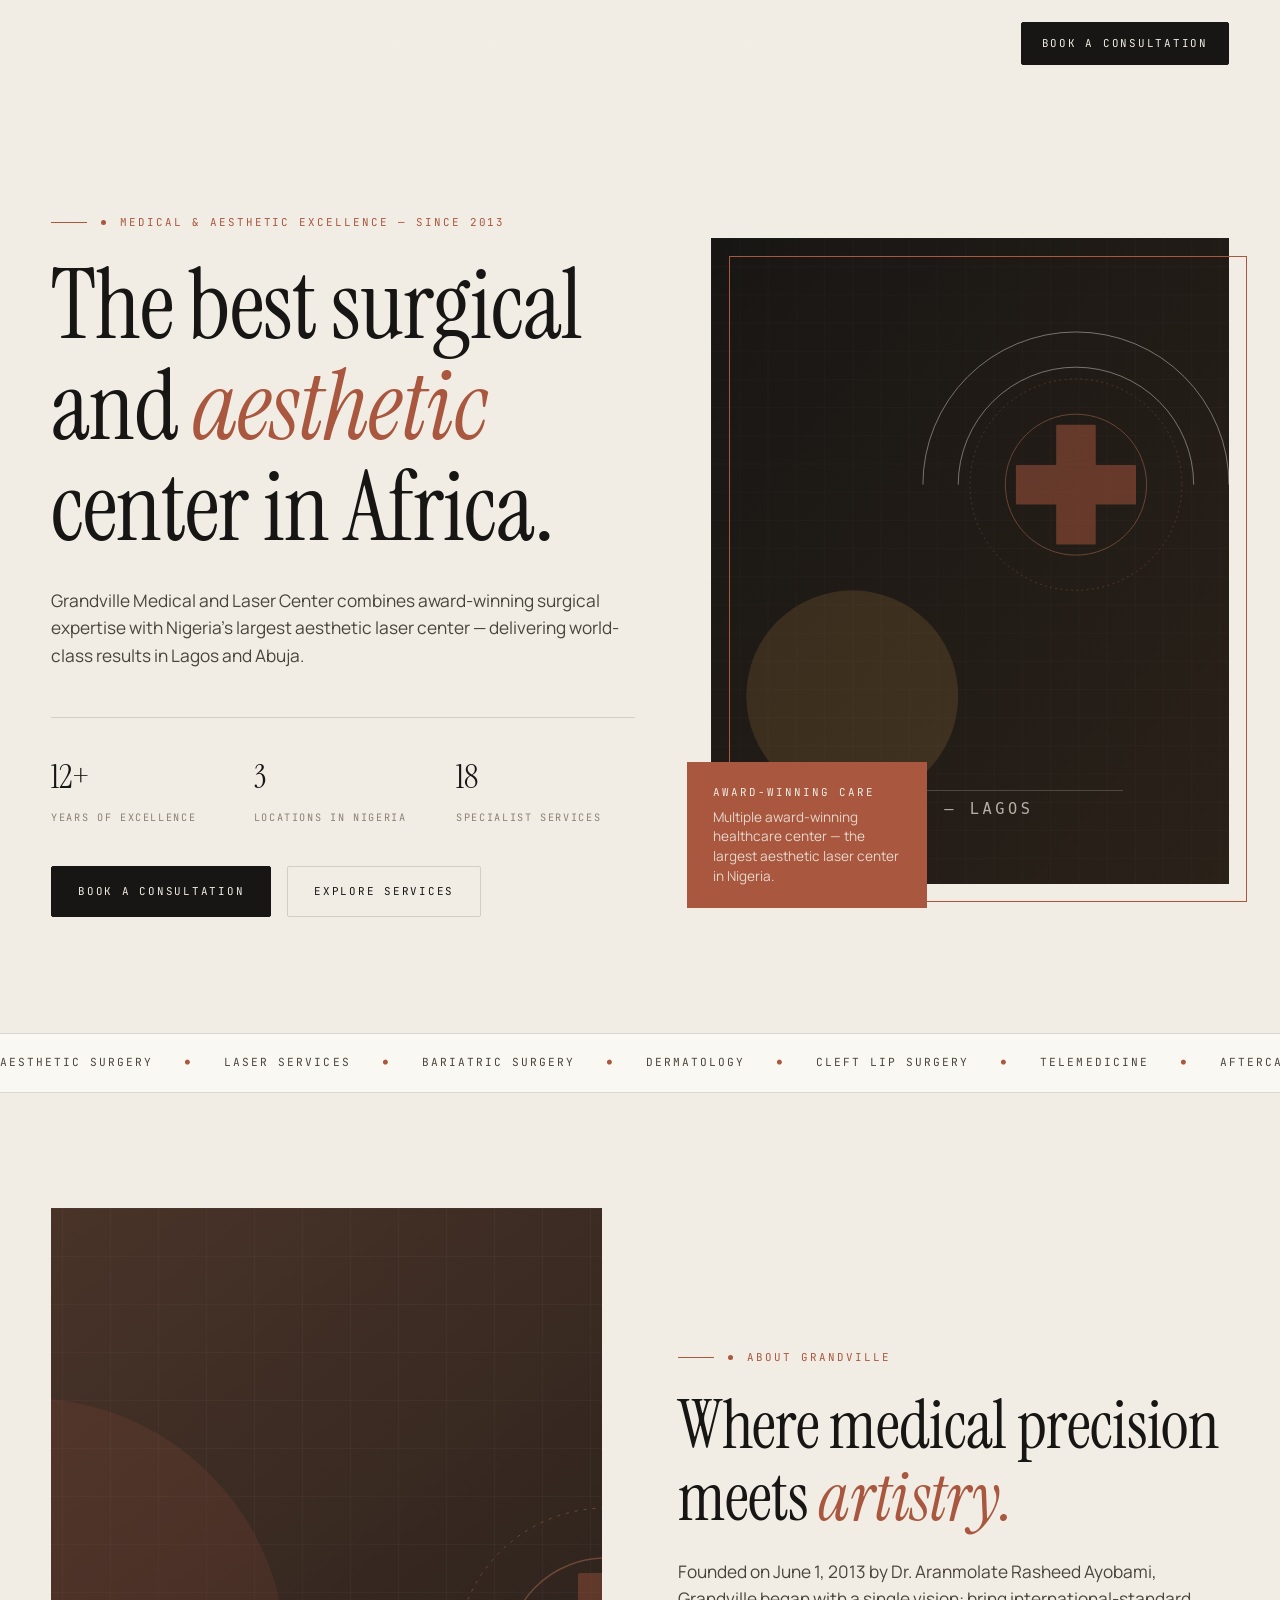
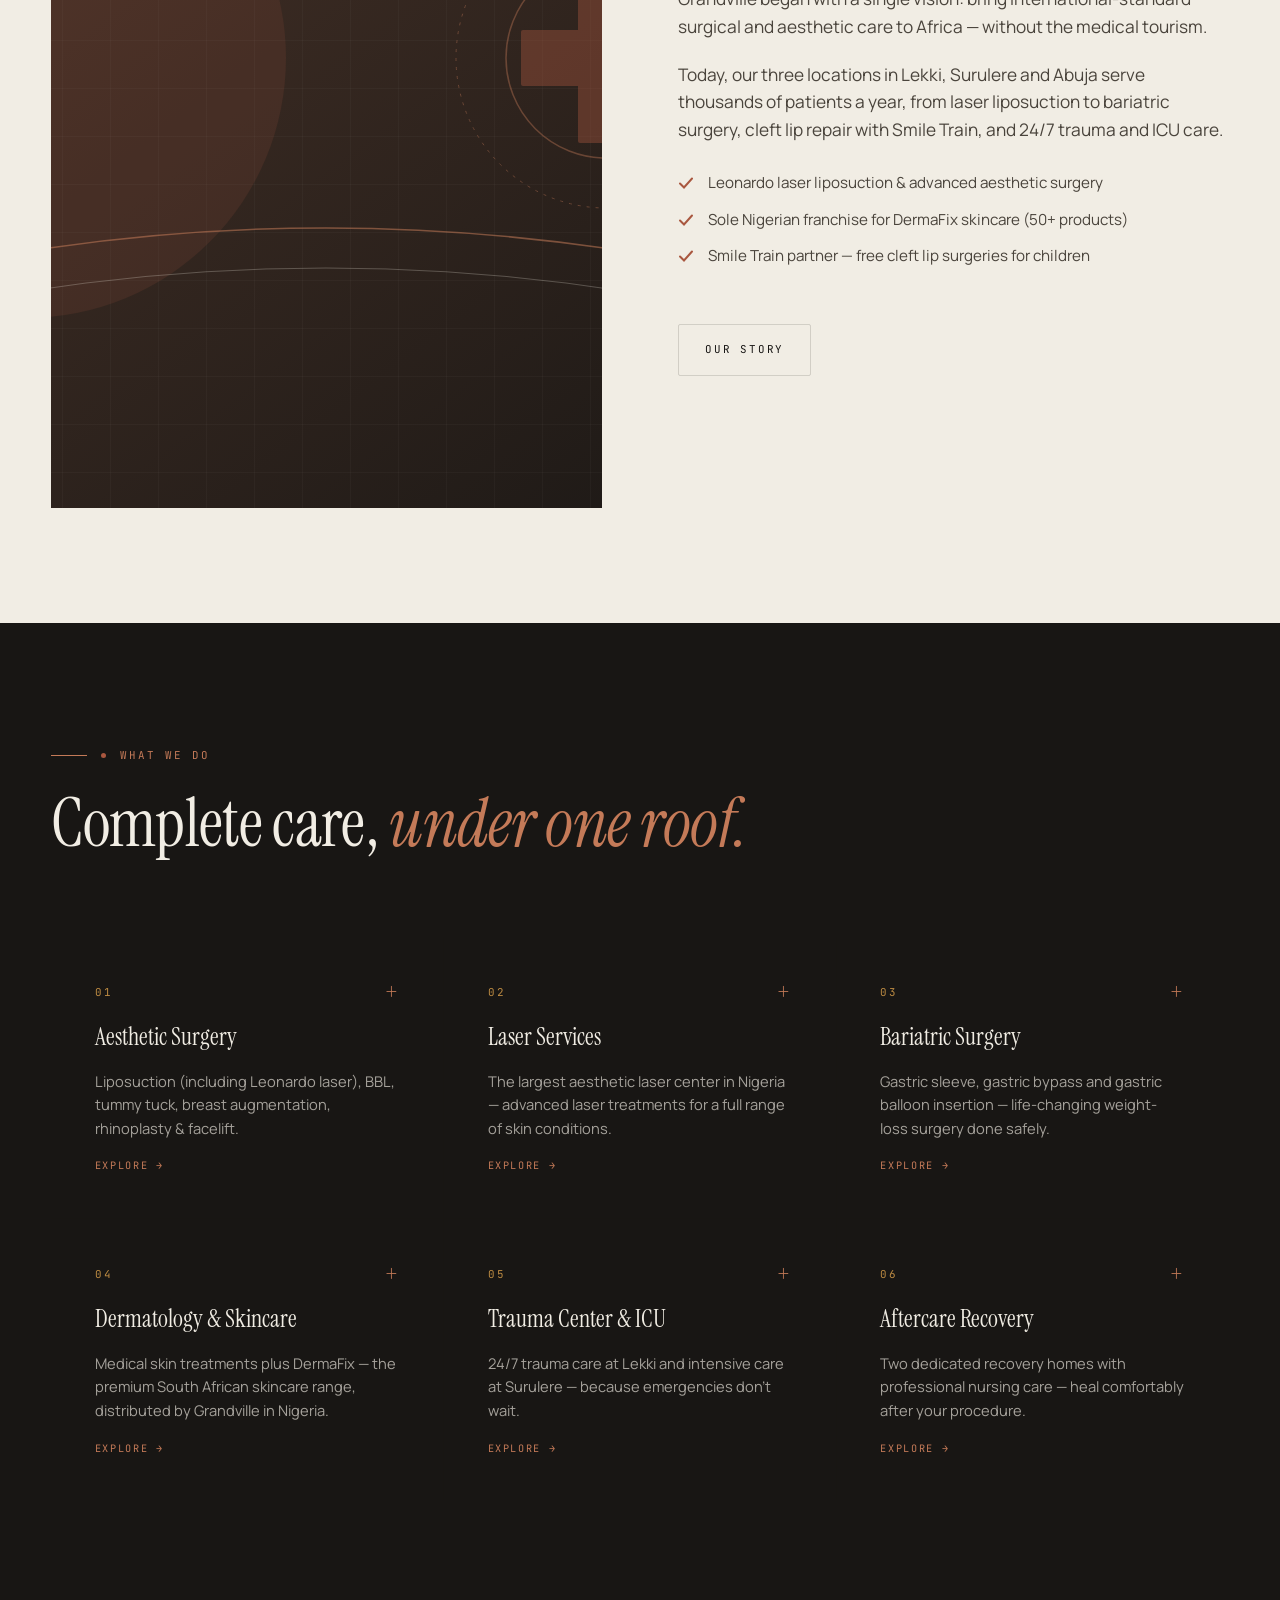
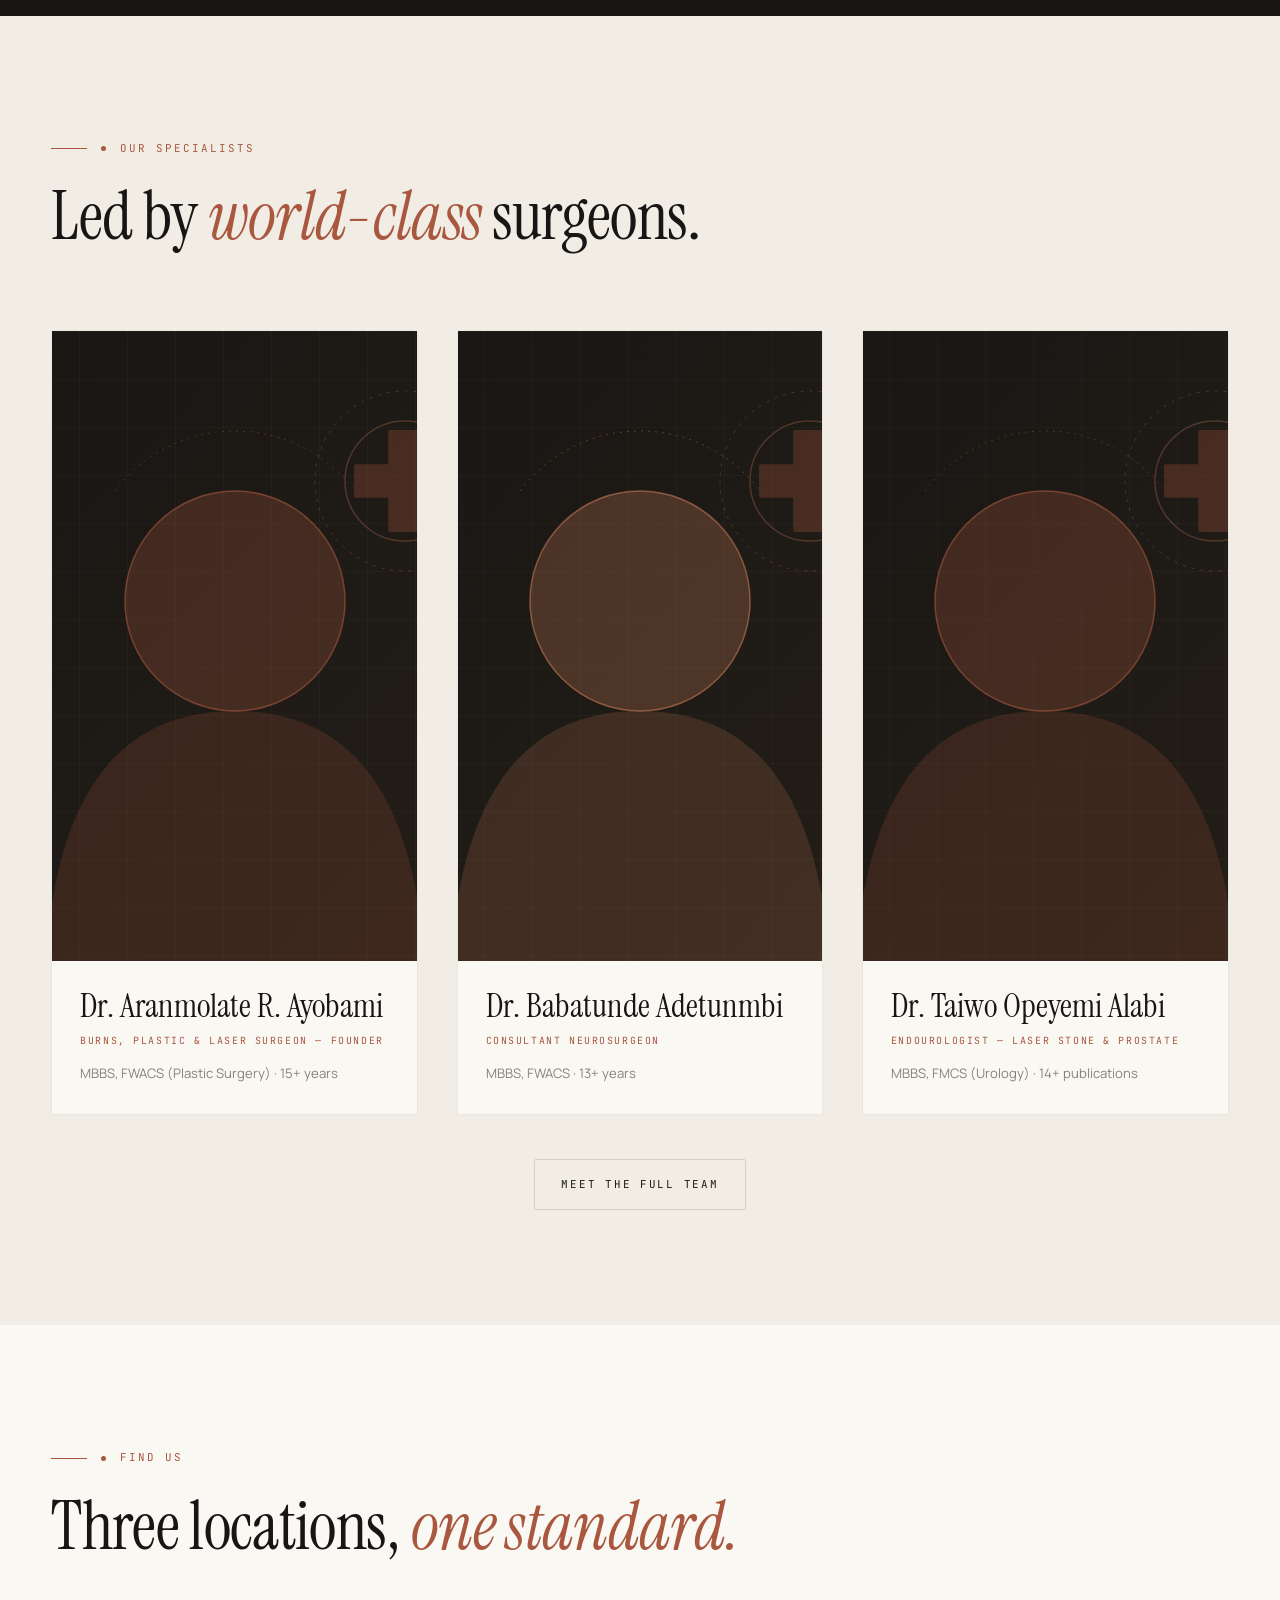
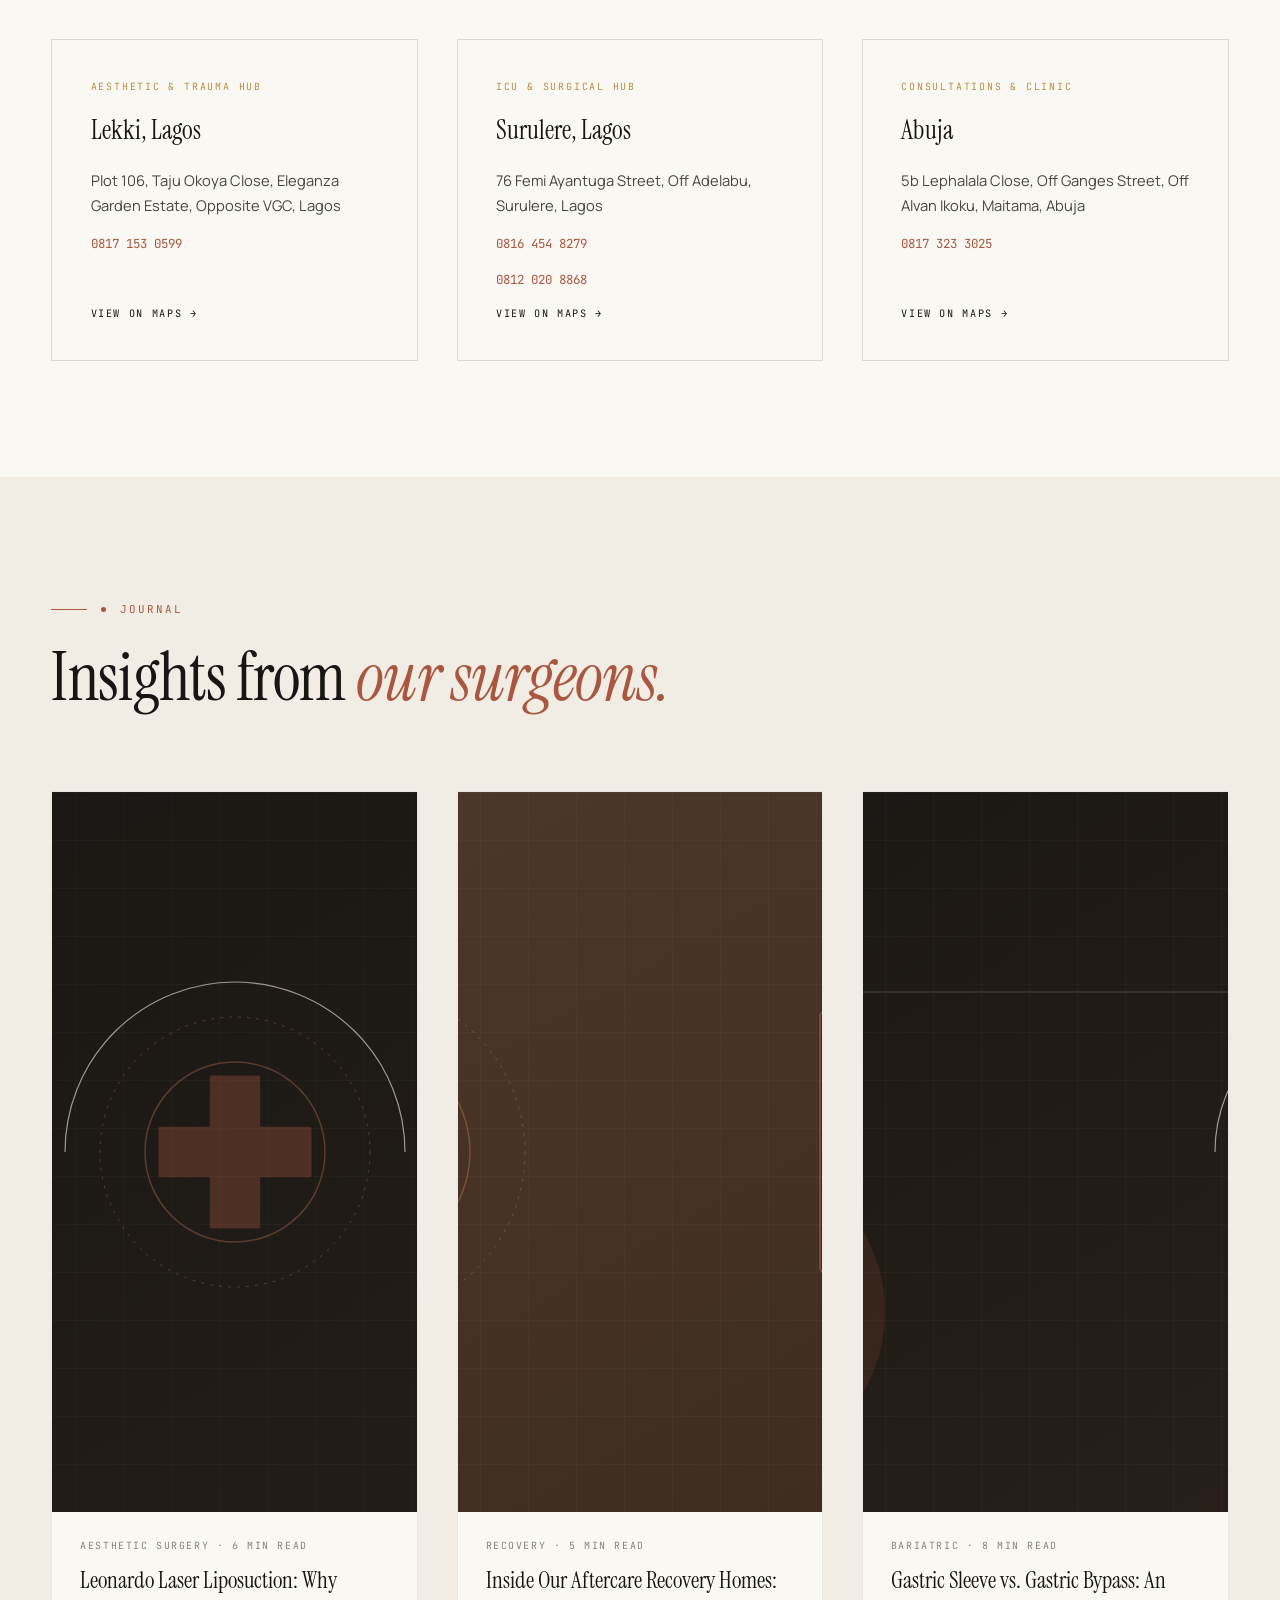
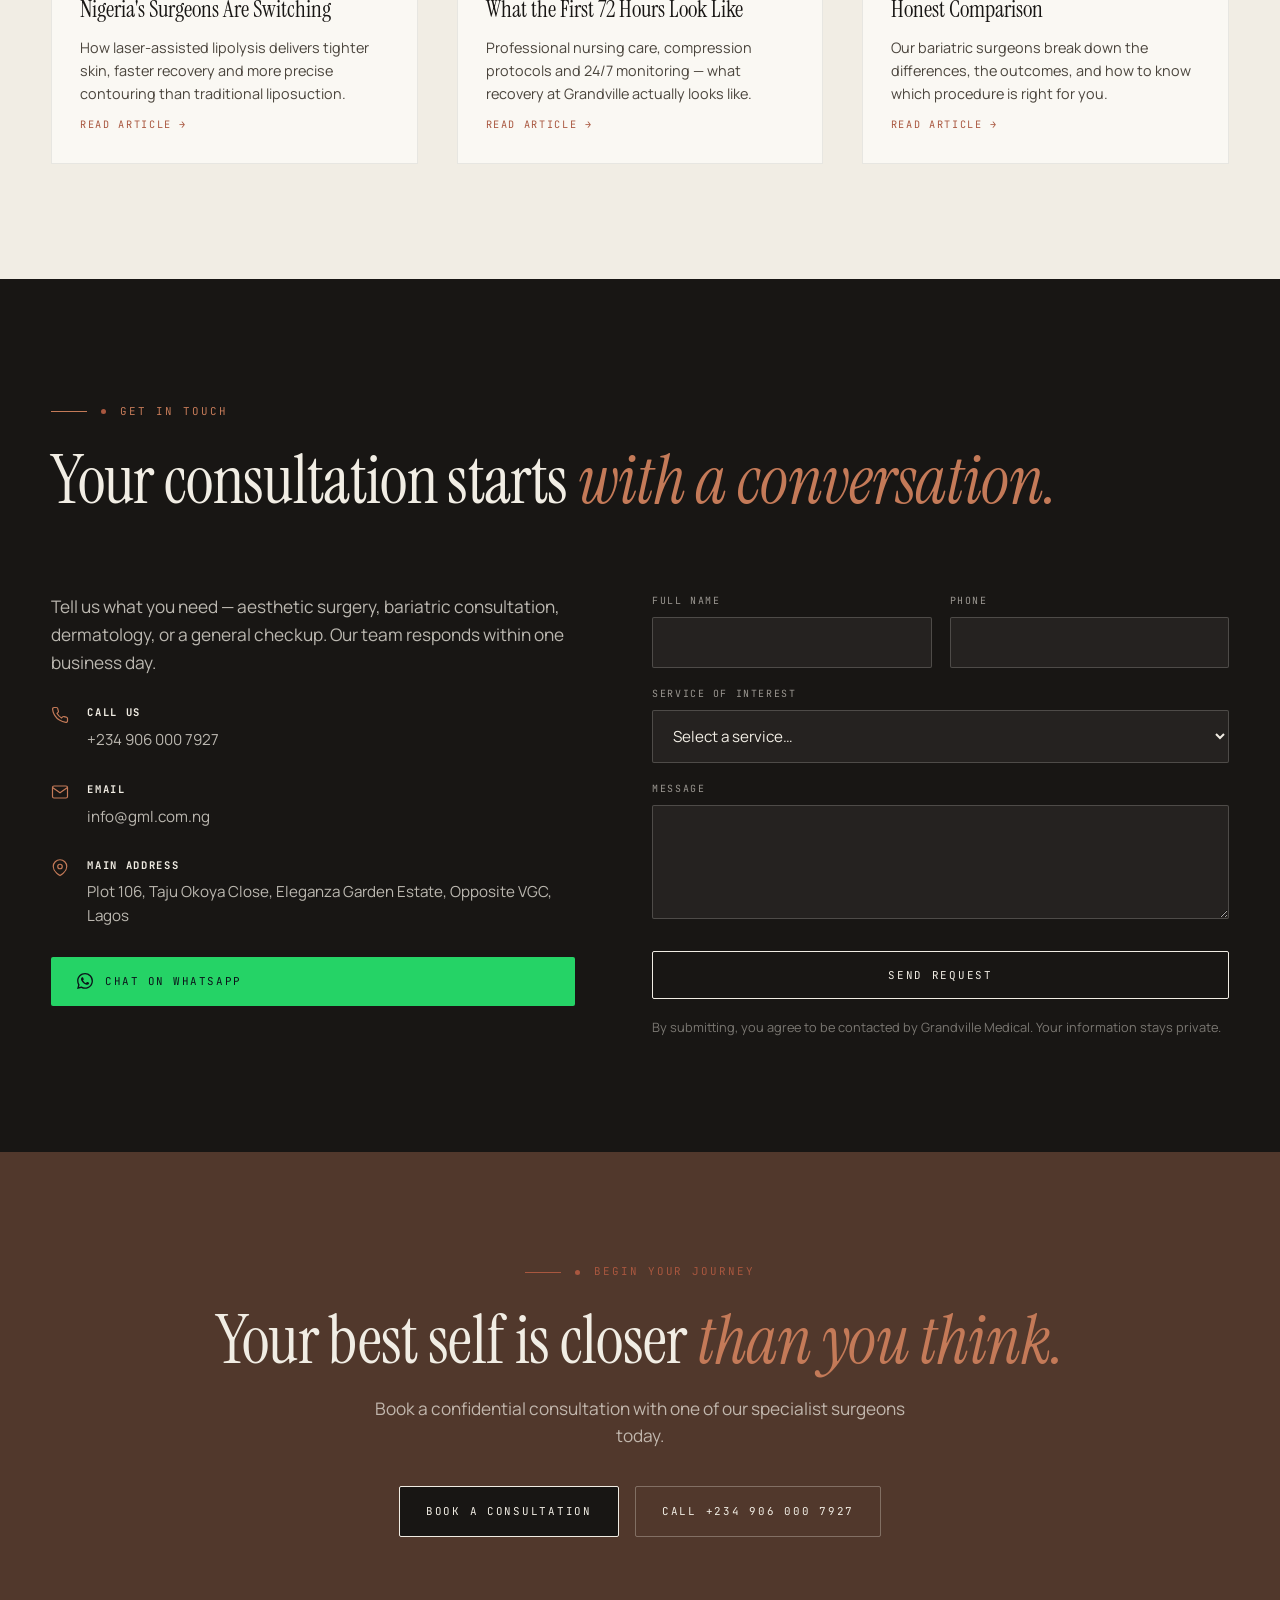
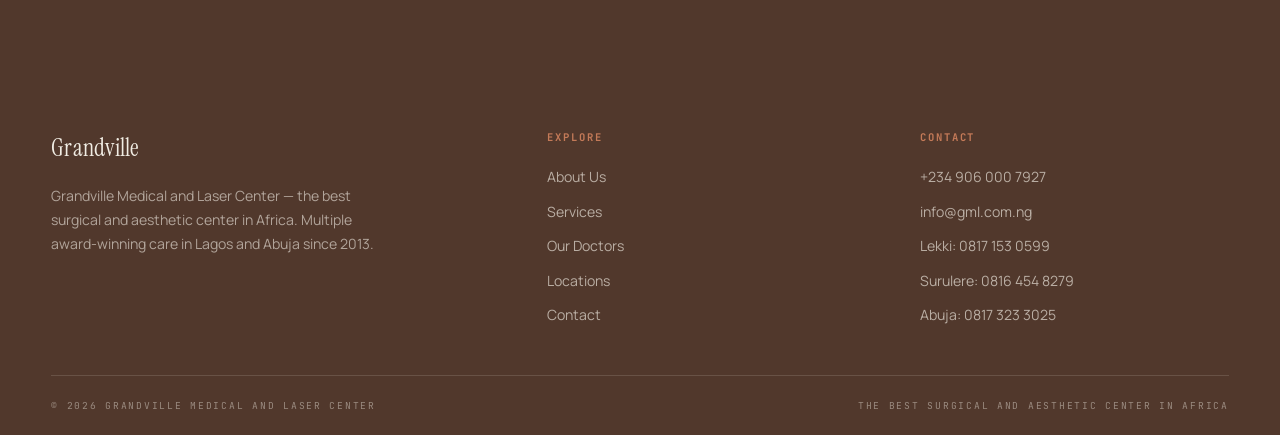
<file: index.html>
<!DOCTYPE html>
<html lang="en">
<head>
<meta charset="UTF-8">
<meta name="viewport" content="width=device-width, initial-scale=1.0">
<title>Grandville Medical and Laser Center — Best Surgical &amp; Aesthetic Center in Africa</title>
<meta name="description" content="Grandville Medical and Laser Center — Lagos & Abuja's largest aesthetic laser center. Aesthetic surgery, bariatric surgery, dermatology, trauma care and more. Founded 2013.">
<link rel="preconnect" href="https://fonts.googleapis.com">
<link rel="preconnect" href="https://fonts.gstatic.com" crossorigin>
<link href="https://fonts.googleapis.com/css2?family=Instrument+Serif:ital@0;1&family=Manrope:wght@400;500;600;700&family=JetBrains+Mono:wght@400;500&display=swap" rel="stylesheet">
<link rel="stylesheet" href="css/style.css">
<link rel="icon" href="data:image/svg+xml,<svg xmlns='http://www.w3.org/2000/svg' viewBox='0 0 100 100'><rect width='100' height='100' fill='%23181614'/><rect x='38' y='22' width='24' height='56' rx='4' fill='%23A9573F'/><rect x='22' y='38' width='56' height='24' rx='4' fill='%23A9573F'/></svg>">
</head>
<body>

<!-- ============ NAV ============ -->
<header class="nav on-dark" id="top">
  <div class="wrap nav-inner">
    <a class="brand" href="index.html">Grandville</a>
    <nav class="nav-links" aria-label="Primary">
      <a href="about.html">About</a>
      <a href="services.html">Services</a>
      <a href="doctors.html">Doctors</a>
      <a href="locations.html">Locations</a>
      <a href="contact.html">Contact</a>
    </nav>
    <div class="nav-cta">
      <a class="btn btn-p" href="contact.html">Book a Consultation</a>
      <button class="burger" aria-label="Menu" aria-expanded="false"><span></span><span></span><span></span></button>
    </div>
  </div>
</header>
<div class="mobile-menu">
  <a href="index.html">Home</a>
  <a href="about.html">About</a>
  <a href="services.html">Services</a>
  <a href="doctors.html">Doctors</a>
  <a href="locations.html">Locations</a>
  <a href="contact.html">Contact</a>
  <a class="btn btn-p" href="contact.html">Book a Consultation</a>
</div>

<!-- ============ HERO ============ -->
<section class="hero">
  <div class="wrap hero-grid">
    <div class="reveal in">
      <p class="eyebrow"><span class="dot"></span> Medical &amp; Aesthetic Excellence — Since 2013</p>
      <h1 class="d1">The best surgical and <span class="it">aesthetic</span> center in Africa.</h1>
      <p class="lead">Grandville Medical and Laser Center combines award-winning surgical expertise with Nigeria's largest aesthetic laser center — delivering world-class results in Lagos and Abuja.</p>
      <div class="hero-meta">
        <div><p class="stat-num terra">12+</p><p class="stat-label">Years of Excellence</p></div>
        <div><p class="stat-num terra">3</p><p class="stat-label">Locations in Nigeria</p></div>
        <div><p class="stat-num terra">18</p><p class="stat-label">Specialist Services</p></div>
      </div>
      <div class="hero-cta">
        <a class="btn btn-p" href="contact.html">Book a Consultation</a>
        <a class="btn btn-g" href="services.html">Explore Services</a>
      </div>
    </div>
    <div class="hero-fig reveal in">
      <img src="assets/hero.svg" alt="Grandville Medical and Laser Center — surgical and aesthetic excellence" width="880" height="1100">
      <div class="fig-badge">
        <span class="mono">Award-Winning Care</span>
        <p>Multiple award-winning healthcare center — the largest aesthetic laser center in Nigeria.</p>
      </div>
    </div>
  </div>
</section>

<!-- ============ TICKER ============ -->
<div class="ticker" aria-hidden="true">
  <div class="ticker-track" id="ticker"></div>
</div>

<!-- ============ ABOUT PREVIEW ============ -->
<section>
  <div class="wrap split">
    <div class="reveal">
      <img src="assets/about.svg" alt="Inside Grandville Medical and Laser Center" width="1200" height="900">
    </div>
    <div class="reveal">
      <p class="eyebrow"><span class="dot"></span> About Grandville</p>
      <h2 class="d2">Where medical precision meets <span class="it terra">artistry.</span></h2>
      <p class="lead">Founded on June 1, 2013 by Dr. Aranmolate Rasheed Ayobami, Grandville began with a single vision: bring international-standard surgical and aesthetic care to Africa — without the medical tourism.</p>
      <p class="lead">Today, our three locations in Lekki, Surulere and Abuja serve thousands of patients a year, from laser liposuction to bariatric surgery, cleft lip repair with Smile Train, and 24/7 trauma and ICU care.</p>
      <ul class="tick-list">
        <li><svg width="16" height="16" viewBox="0 0 16 16" fill="none"><path d="M2 8.5L6 12.5L14 3.5" stroke="#A9573F" stroke-width="2" stroke-linecap="round"/></svg> Leonardo laser liposuction &amp; advanced aesthetic surgery</li>
        <li><svg width="16" height="16" viewBox="0 0 16 16" fill="none"><path d="M2 8.5L6 12.5L14 3.5" stroke="#A9573F" stroke-width="2" stroke-linecap="round"/></svg> Sole Nigerian franchise for DermaFix skincare (50+ products)</li>
        <li><svg width="16" height="16" viewBox="0 0 16 16" fill="none"><path d="M2 8.5L6 12.5L14 3.5" stroke="#A9573F" stroke-width="2" stroke-linecap="round"/></svg> Smile Train partner — free cleft lip surgeries for children</li>
      </ul>
      <a class="btn btn-g" href="about.html" style="margin-top:28px">Our Story</a>
    </div>
  </div>
</section>

<!-- ============ SERVICES GRID ============ -->
<section class="bg-ink">
  <div class="wrap">
    <div class="sec-head reveal">
      <p class="eyebrow"><span class="dot"></span> What We Do</p>
      <h2 class="d2">Complete care, <span class="it clay">under one roof.</span></h2>
    </div>
    <div class="svc-grid">
      <a class="svc-card reveal" href="services.html#aesthetic-surgery">
        <span class="svc-num">01 <span class="plus">+</span></span>
        <h3>Aesthetic Surgery</h3>
        <p>Liposuction (including Leonardo laser), BBL, tummy tuck, breast augmentation, rhinoplasty &amp; facelift.</p>
        <span class="svc-link">Explore →</span>
      </a>
      <a class="svc-card reveal" href="services.html#laser">
        <span class="svc-num">02 <span class="plus">+</span></span>
        <h3>Laser Services</h3>
        <p>The largest aesthetic laser center in Nigeria — advanced laser treatments for a full range of skin conditions.</p>
        <span class="svc-link">Explore →</span>
      </a>
      <a class="svc-card reveal" href="services.html#bariatric">
        <span class="svc-num">03 <span class="plus">+</span></span>
        <h3>Bariatric Surgery</h3>
        <p>Gastric sleeve, gastric bypass and gastric balloon insertion — life-changing weight-loss surgery done safely.</p>
        <span class="svc-link">Explore →</span>
      </a>
      <a class="svc-card reveal" href="services.html#dermatology">
        <span class="svc-num">04 <span class="plus">+</span></span>
        <h3>Dermatology &amp; Skincare</h3>
        <p>Medical skin treatments plus DermaFix — the premium South African skincare range, distributed by Grandville in Nigeria.</p>
        <span class="svc-link">Explore →</span>
      </a>
      <a class="svc-card reveal" href="services.html#trauma-icu">
        <span class="svc-num">05 <span class="plus">+</span></span>
        <h3>Trauma Center &amp; ICU</h3>
        <p>24/7 trauma care at Lekki and intensive care at Surulere — because emergencies don't wait.</p>
        <span class="svc-link">Explore →</span>
      </a>
      <a class="svc-card reveal" href="services.html#aftercare">
        <span class="svc-num">06 <span class="plus">+</span></span>
        <h3>Aftercare Recovery</h3>
        <p>Two dedicated recovery homes with professional nursing care — heal comfortably after your procedure.</p>
        <span class="svc-link">Explore →</span>
      </a>
    </div>
  </div>
</section>

<!-- ============ DOCTOR HIGHLIGHTS ============ -->
<section>
  <div class="wrap">
    <div class="sec-head reveal">
      <p class="eyebrow"><span class="dot"></span> Our Specialists</p>
      <h2 class="d2">Led by <span class="it terra">world-class</span> surgeons.</h2>
    </div>
    <div class="doc-grid">
      <a class="doc-card reveal" href="doctors.html#dr-aranmolate">
        <img src="assets/doc-1.svg" alt="Dr. Aranmolate R. Ayobami" width="600" height="630">
        <div class="doc-body">
          <h3 class="d3">Dr. Aranmolate R. Ayobami</h3>
          <span class="doc-role">Burns, Plastic &amp; Laser Surgeon — Founder</span>
          <p class="doc-creds">MBBS, FWACS (Plastic Surgery) · 15+ years</p>
        </div>
      </a>
      <a class="doc-card reveal" href="doctors.html#dr-adetunmbi">
        <img src="assets/doc-2.svg" alt="Dr. Babatunde Adetunmbi" width="600" height="630">
        <div class="doc-body">
          <h3 class="d3">Dr. Babatunde Adetunmbi</h3>
          <span class="doc-role">Consultant Neurosurgeon</span>
          <p class="doc-creds">MBBS, FWACS · 13+ years</p>
        </div>
      </a>
      <a class="doc-card reveal" href="doctors.html#dr-alabi">
        <img src="assets/doc-4.svg" alt="Dr. Taiwo Opeyemi Alabi" width="600" height="630">
        <div class="doc-body">
          <h3 class="d3">Dr. Taiwo Opeyemi Alabi</h3>
          <span class="doc-role">Endourologist — Laser Stone &amp; Prostate</span>
          <p class="doc-creds">MBBS, FMCS (Urology) · 14+ publications</p>
        </div>
      </a>
    </div>
    <div style="text-align:center;margin-top:44px" class="reveal">
      <a class="btn btn-g" href="doctors.html">Meet the Full Team</a>
    </div>
  </div>
</section>

<!-- ============ LOCATIONS ============ -->
<section class="bg-warm">
  <div class="wrap">
    <div class="sec-head reveal">
      <p class="eyebrow"><span class="dot"></span> Find Us</p>
      <h2 class="d2">Three locations, <span class="it terra">one standard.</span></h2>
    </div>
    <div class="loc-grid">
      <div class="loc-card reveal">
        <span class="loc-tag">Aesthetic &amp; Trauma Hub</span>
        <h3>Lekki, Lagos</h3>
        <address>Plot 106, Taju Okoya Close, Eleganza Garden Estate, Opposite VGC, Lagos</address>
        <a class="loc-phone" href="tel:+2348171530599">0817 153 0599</a>
        <a class="loc-map" href="https://maps.google.com/?q=Eleganza+Garden+Estate+VGC+Lagos" target="_blank" rel="noopener">View on Maps →</a>
      </div>
      <div class="loc-card reveal">
        <span class="loc-tag">ICU &amp; Surgical Hub</span>
        <h3>Surulere, Lagos</h3>
        <address>76 Femi Ayantuga Street, Off Adelabu, Surulere, Lagos</address>
        <a class="loc-phone" href="tel:+2348164548279">0816 454 8279</a>
        <a class="loc-phone" href="tel:+2348120208868">0812 020 8868</a>
        <a class="loc-map" href="https://maps.google.com/?q=Femi+Ayantuga+Street+Surulere+Lagos" target="_blank" rel="noopener">View on Maps →</a>
      </div>
      <div class="loc-card reveal">
        <span class="loc-tag">Consultations &amp; Clinic</span>
        <h3>Abuja</h3>
        <address>5b Lephalala Close, Off Ganges Street, Off Alvan Ikoku, Maitama, Abuja</address>
        <a class="loc-phone" href="tel:+2348173233025">0817 323 3025</a>
        <a class="loc-map" href="https://maps.google.com/?q=Maitama+Abuja" target="_blank" rel="noopener">View on Maps →</a>
      </div>
    </div>
  </div>
</section>

<!-- ============ BLOG PREVIEW ============ -->
<section>
  <div class="wrap">
    <div class="sec-head reveal">
      <p class="eyebrow"><span class="dot"></span> Journal</p>
      <h2 class="d2">Insights from <span class="it terra">our surgeons.</span></h2>
    </div>
    <div class="blog-grid">
      <article class="blog-card reveal">
        <img src="assets/blog-1.svg" alt="Leonardo laser liposuction" width="1280" height="720">
        <div class="blog-body">
          <span class="blog-meta">Aesthetic Surgery · 6 min read</span>
          <h3>Leonardo Laser Liposuction: Why Nigeria's Surgeons Are Switching</h3>
          <p>How laser-assisted lipolysis delivers tighter skin, faster recovery and more precise contouring than traditional liposuction.</p>
          <a class="blog-link" href="services.html#aesthetic-surgery">Read Article →</a>
        </div>
      </article>
      <article class="blog-card reveal">
        <img src="assets/blog-2.svg" alt="BBL recovery" width="1280" height="720">
        <div class="blog-body">
          <span class="blog-meta">Recovery · 5 min read</span>
          <h3>Inside Our Aftercare Recovery Homes: What the First 72 Hours Look Like</h3>
          <p>Professional nursing care, compression protocols and 24/7 monitoring — what recovery at Grandville actually looks like.</p>
          <a class="blog-link" href="services.html#aftercare">Read Article →</a>
        </div>
      </article>
      <article class="blog-card reveal">
        <img src="assets/blog-3.svg" alt="Bariatric surgery" width="1280" height="720">
        <div class="blog-body">
          <span class="blog-meta">Bariatric · 8 min read</span>
          <h3>Gastric Sleeve vs. Gastric Bypass: An Honest Comparison</h3>
          <p>Our bariatric surgeons break down the differences, the outcomes, and how to know which procedure is right for you.</p>
          <a class="blog-link" href="services.html#bariatric">Read Article →</a>
        </div>
      </article>
    </div>
  </div>
</section>

<!-- ============ CONTACT ============ -->
<section class="bg-ink">
  <div class="wrap">
    <div class="sec-head reveal">
      <p class="eyebrow"><span class="dot"></span> Get in Touch</p>
      <h2 class="d2">Your consultation starts <span class="it clay">with a conversation.</span></h2>
    </div>
    <div class="contact-grid">
      <div class="contact-info reveal">
        <p class="lead" style="color:rgba(241,237,228,.75)">Tell us what you need — aesthetic surgery, bariatric consultation, dermatology, or a general checkup. Our team responds within one business day.</p>
        <div class="contact-item">
          <svg width="18" height="18" viewBox="0 0 24 24" fill="none"><path d="M22 16.9v3a2 2 0 0 1-2.2 2 19.8 19.8 0 0 1-8.6-3.1 19.5 19.5 0 0 1-6-6A19.8 19.8 0 0 1 2.1 4.2 2 2 0 0 1 4.1 2h3a2 2 0 0 1 2 1.7c.13.96.36 1.9.7 2.8a2 2 0 0 1-.45 2.1L8.1 9.9a16 16 0 0 0 6 6l1.3-1.3a2 2 0 0 1 2.1-.45c.9.34 1.84.57 2.8.7A2 2 0 0 1 22 16.9z" stroke="#C47A58" stroke-width="1.6"/></svg>
          <div><h4>Call Us</h4><a href="tel:+2349060007927">+234 906 000 7927</a></div>
        </div>
        <div class="contact-item">
          <svg width="18" height="18" viewBox="0 0 24 24" fill="none"><path d="M4 4h16a2 2 0 0 1 2 2v12a2 2 0 0 1-2 2H4a2 2 0 0 1-2-2V6a2 2 0 0 1 2-2z" stroke="#C47A58" stroke-width="1.6"/><path d="m22 6-10 7L2 6" stroke="#C47A58" stroke-width="1.6"/></svg>
          <div><h4>Email</h4><a href="mailto:info@gml.com.ng">info@gml.com.ng</a></div>
        </div>
        <div class="contact-item">
          <svg width="18" height="18" viewBox="0 0 24 24" fill="none"><path d="M21 10c0 7-9 12-9 12s-9-5-9-12a9 9 0 0 1 18 0z" stroke="#C47A58" stroke-width="1.6"/><circle cx="12" cy="10" r="3" stroke="#C47A58" stroke-width="1.6"/></svg>
          <div><h4>Main Address</h4><p>Plot 106, Taju Okoya Close, Eleganza Garden Estate, Opposite VGC, Lagos</p></div>
        </div>
        <a class="whatsapp-btn" href="https://wa.me/2349060007927?text=Hello%20Grandville%20Medical%2C%20I%27d%20like%20to%20book%20a%20consultation." target="_blank" rel="noopener">
          <svg width="16" height="16" viewBox="0 0 24 24" fill="currentColor"><path d="M17.5 14.4c-.3-.15-1.76-.87-2.03-.97-.27-.1-.47-.15-.67.15-.2.3-.77.97-.94 1.17-.17.2-.35.22-.65.07-.3-.15-1.26-.46-2.4-1.48-.89-.79-1.49-1.77-1.66-2.07-.17-.3-.02-.46.13-.61.13-.13.3-.35.45-.52.15-.17.2-.3.3-.5.1-.2.05-.37-.02-.52-.07-.15-.67-1.62-.92-2.22-.24-.58-.49-.5-.67-.51h-.57c-.2 0-.52.07-.8.37-.27.3-1.04 1.02-1.04 2.5 0 1.47 1.07 2.9 1.22 3.1.15.2 2.11 3.22 5.1 4.51.71.31 1.27.49 1.7.63.72.23 1.37.2 1.88.12.57-.09 1.76-.72 2.01-1.42.25-.7.25-1.3.17-1.42-.07-.12-.27-.2-.57-.35zM12.04 21.79h-.01a9.87 9.87 0 0 1-5.03-1.38l-.36-.21-3.74.98 1-3.65-.24-.37a9.86 9.86 0 0 1-1.51-5.26c0-5.45 4.44-9.88 9.9-9.88a9.83 9.83 0 0 1 6.99 2.9 9.82 9.82 0 0 1 2.9 7c0 5.45-4.45 9.88-9.9 9.88zM20.5 3.5A11.8 11.8 0 0 0 12.05 0C5.5 0 .16 5.34.16 11.9c0 2.1.55 4.14 1.59 5.95L.06 24l6.3-1.65a11.9 11.9 0 0 0 5.68 1.45h.01c6.55 0 11.89-5.34 11.89-11.9 0-3.18-1.24-6.16-3.44-8.4z"/></svg>
          Chat on WhatsApp
        </a>
      </div>
      <form class="form-submit reveal" data-formsubmit="https://formsubmit.co/ajax/info@gml.com.ng">
        <div class="field"><label for="f-name">Full Name</label><input id="f-name" name="name" type="text" required autocomplete="name"></div>
        <div class="field"><label for="f-phone">Phone</label><input id="f-phone" name="phone" type="tel" required autocomplete="tel"></div>
        <div class="field full"><label for="f-service">Service of Interest</label>
          <select id="f-service" name="service">
            <option value="">Select a service…</option>
            <option>Aesthetic Surgery</option>
            <option>Laser Services</option>
            <option>Bariatric Surgery</option>
            <option>Dermatology</option>
            <option>Cleft Lip Surgery (Smile Train)</option>
            <option>Medical / Surgical Services</option>
            <option>Telemedicine Consultation</option>
            <option>Other</option>
          </select>
        </div>
        <div class="field full"><label for="f-msg">Message</label><textarea id="f-msg" name="message" rows="4" required></textarea></div>
        <button class="btn btn-p on-dark full" type="submit">Send Request</button>
        <p class="form-note">By submitting, you agree to be contacted by Grandville Medical. Your information stays private.</p>
      </form>
    </div>
  </div>
</section>

<!-- ============ CTA BAND ============ -->
<div class="cta-band">
  <div class="wrap reveal">
    <p class="eyebrow" style="justify-content:center"><span class="dot"></span> Begin Your Journey</p>
    <h2 class="d2">Your best self is closer <span class="it clay">than you think.</span></h2>
    <p class="lead">Book a confidential consultation with one of our specialist surgeons today.</p>
    <div class="cta-row">
      <a class="btn btn-p on-dark" href="contact.html">Book a Consultation</a>
      <a class="btn btn-g on-dark" href="tel:+2349060007927">Call +234 906 000 7927</a>
    </div>
  </div>
</div>

<!-- ============ FOOTER ============ -->
<footer class="footer">
  <div class="wrap">
    <div class="footer-grid">
      <div>
        <span class="brand">Grandville</span>
        <p>Grandville Medical and Laser Center — the best surgical and aesthetic center in Africa. Multiple award-winning care in Lagos and Abuja since 2013.</p>
      </div>
      <div>
        <h5>Explore</h5>
        <div class="footer-links">
          <a href="about.html">About Us</a>
          <a href="services.html">Services</a>
          <a href="doctors.html">Our Doctors</a>
          <a href="locations.html">Locations</a>
          <a href="contact.html">Contact</a>
        </div>
      </div>
      <div>
        <h5>Contact</h5>
        <div class="footer-contact">
          <a href="tel:+2349060007927">+234 906 000 7927</a>
          <a href="mailto:info@gml.com.ng">info@gml.com.ng</a>
          <span>Lekki: 0817 153 0599</span>
          <span>Surulere: 0816 454 8279</span>
          <span>Abuja: 0817 323 3025</span>
        </div>
      </div>
    </div>
    <div class="footer-bottom">
      <span class="mono">© <span class="js-year">2026</span> Grandville Medical and Laser Center</span>
      <span class="mono">The best surgical and aesthetic center in Africa</span>
    </div>
  </div>
</footer>

<script src="js/main.js"></script>
<script>
// Ticker content (duplicated for seamless loop)
(function(){
  var items = ['Aesthetic Surgery','Laser Services','Bariatric Surgery','Dermatology','Cleft Lip Surgery','Telemedicine','Aftercare Recovery','Ambulance Services','Trauma Center','ICU'];
  var html = items.map(function(t){ return '<span class="ticker-item">'+t+'</span>'; }).join('');
  var t = document.getElementById('ticker');
  if(t) t.innerHTML = html + html;
})();
</script>
</body>
</html>
</file>
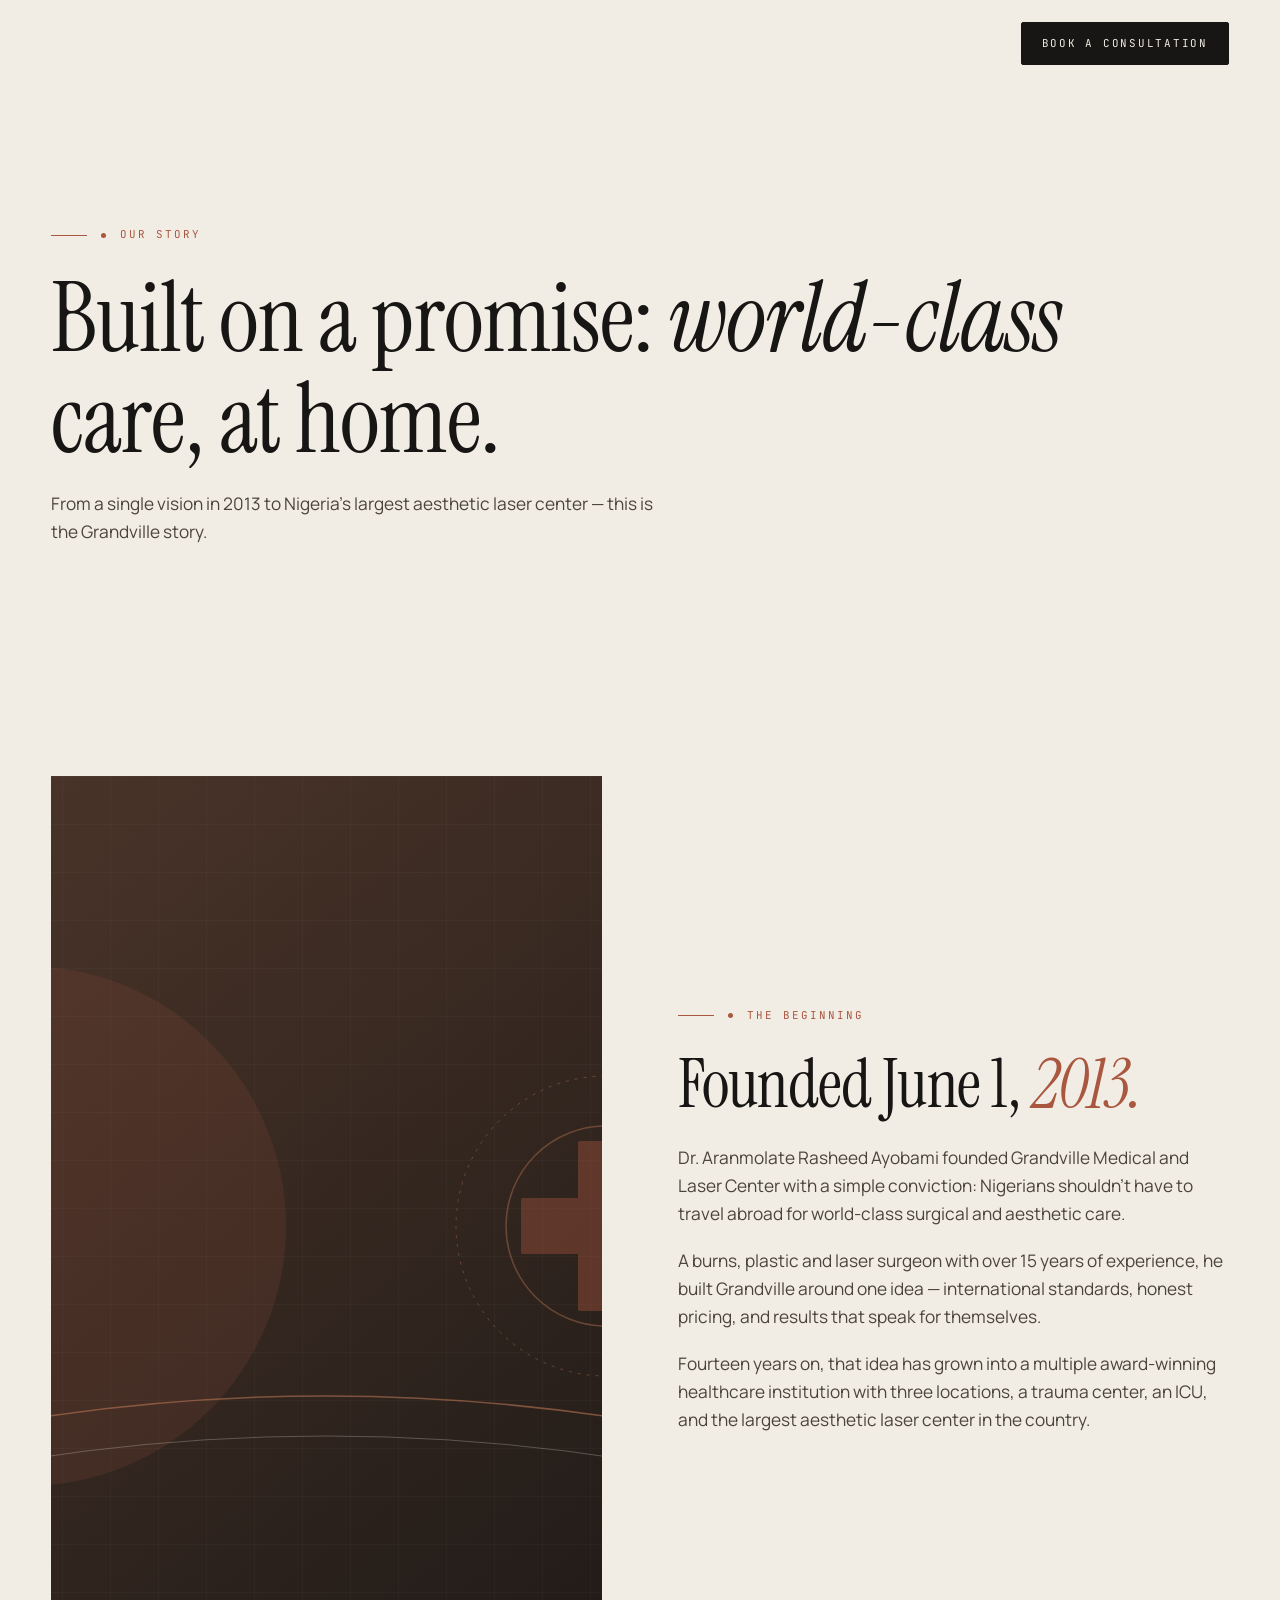
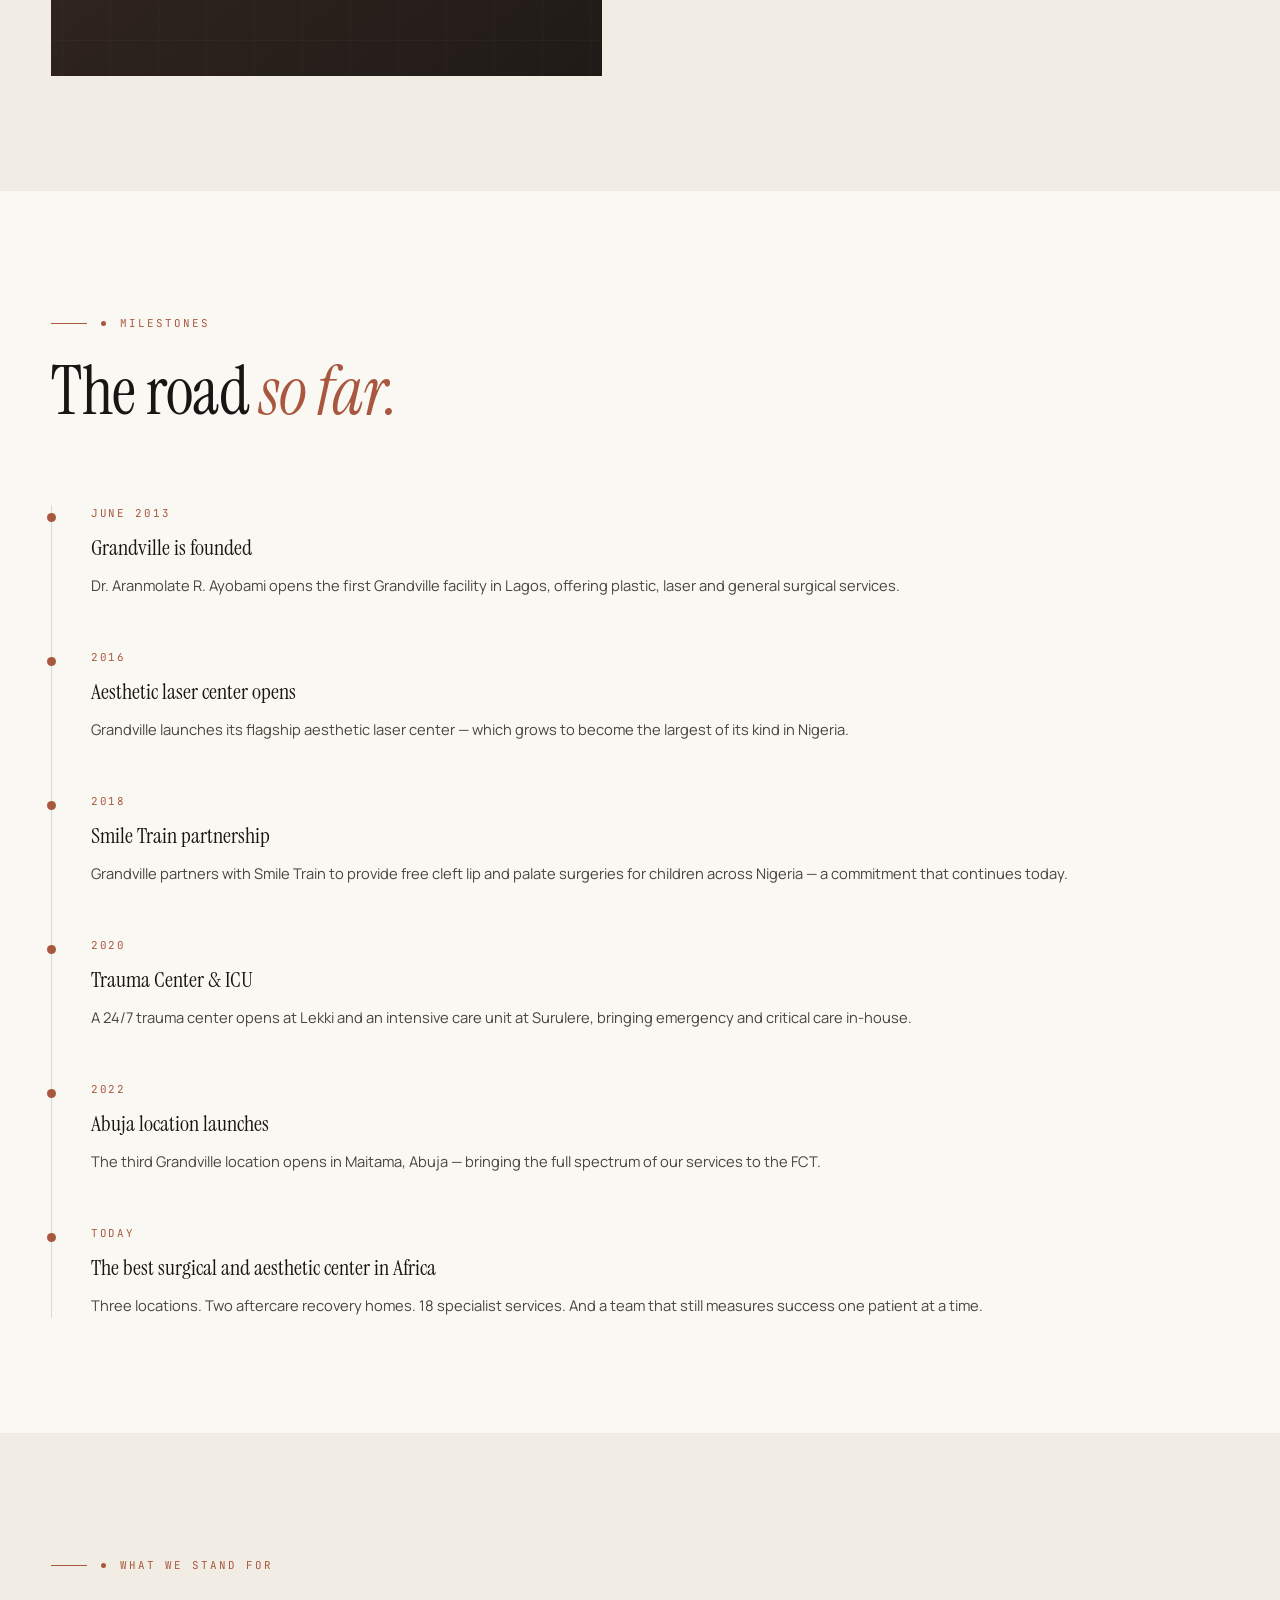
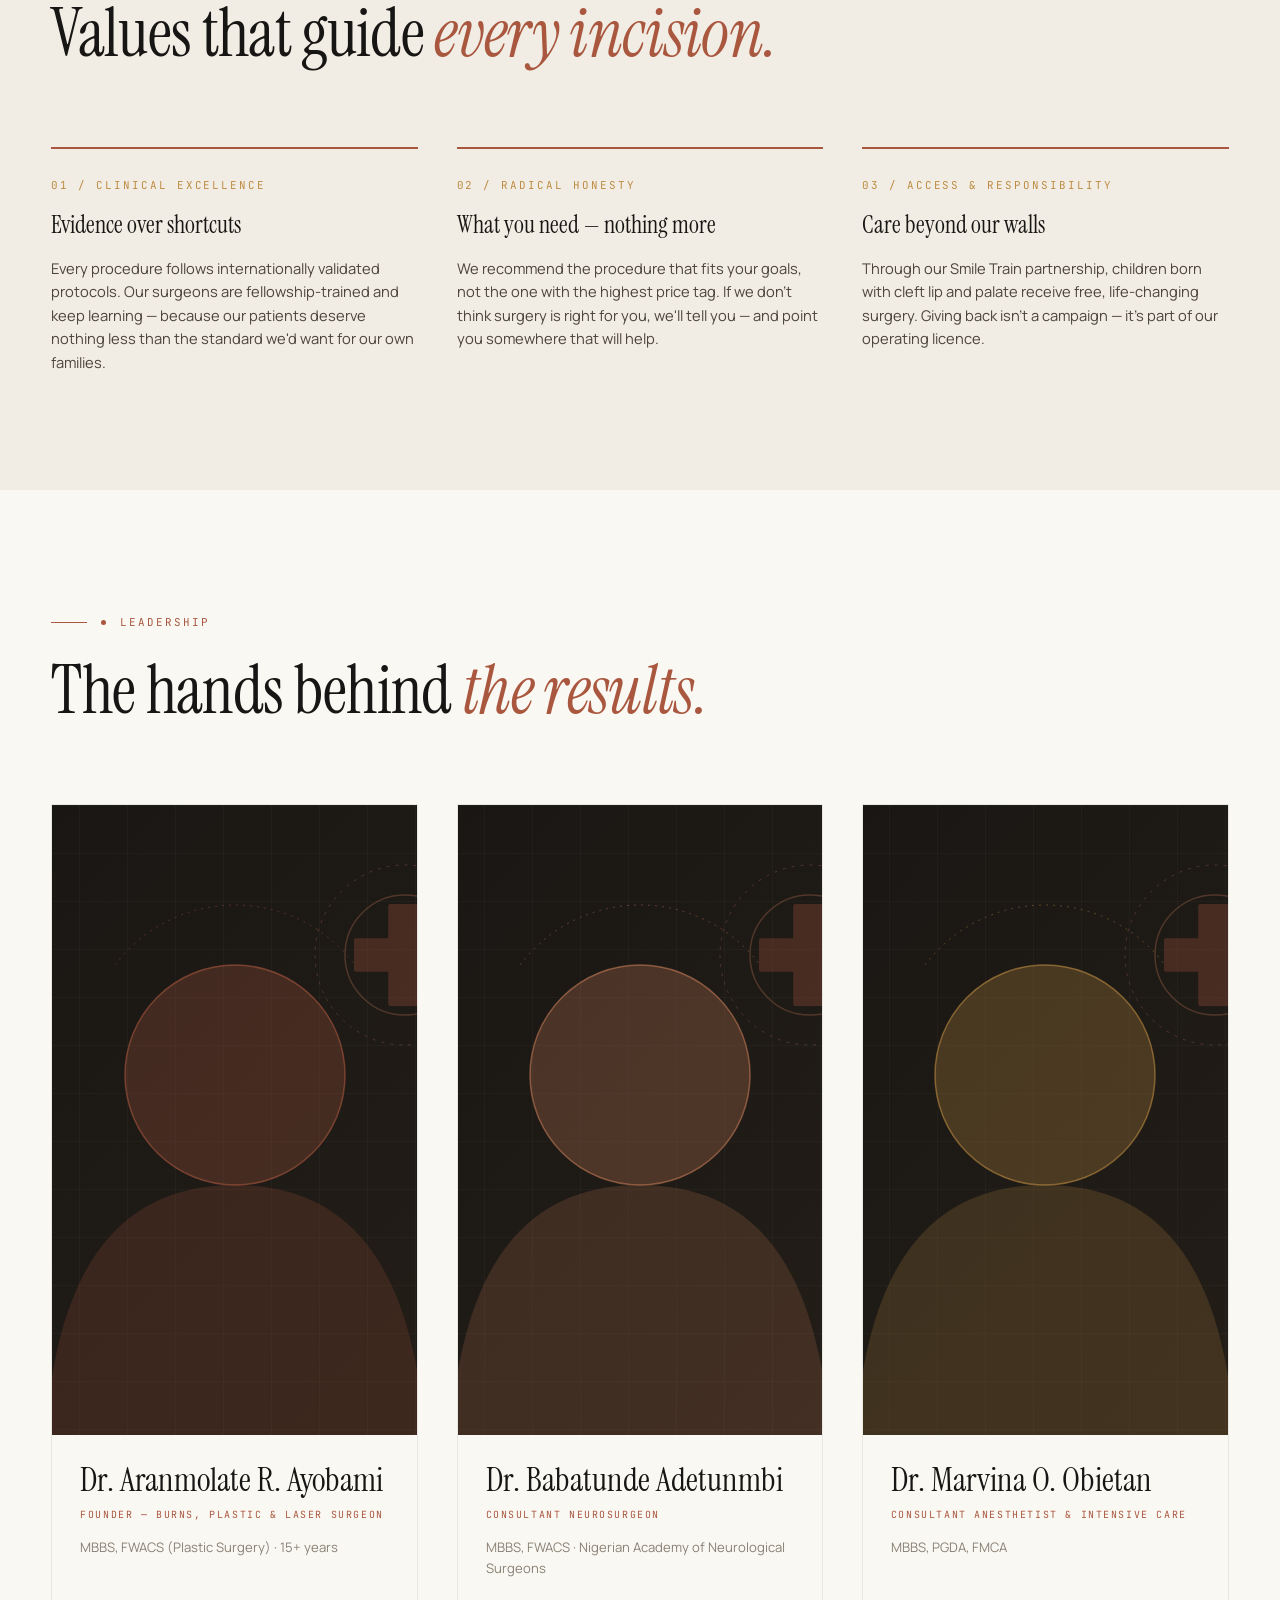
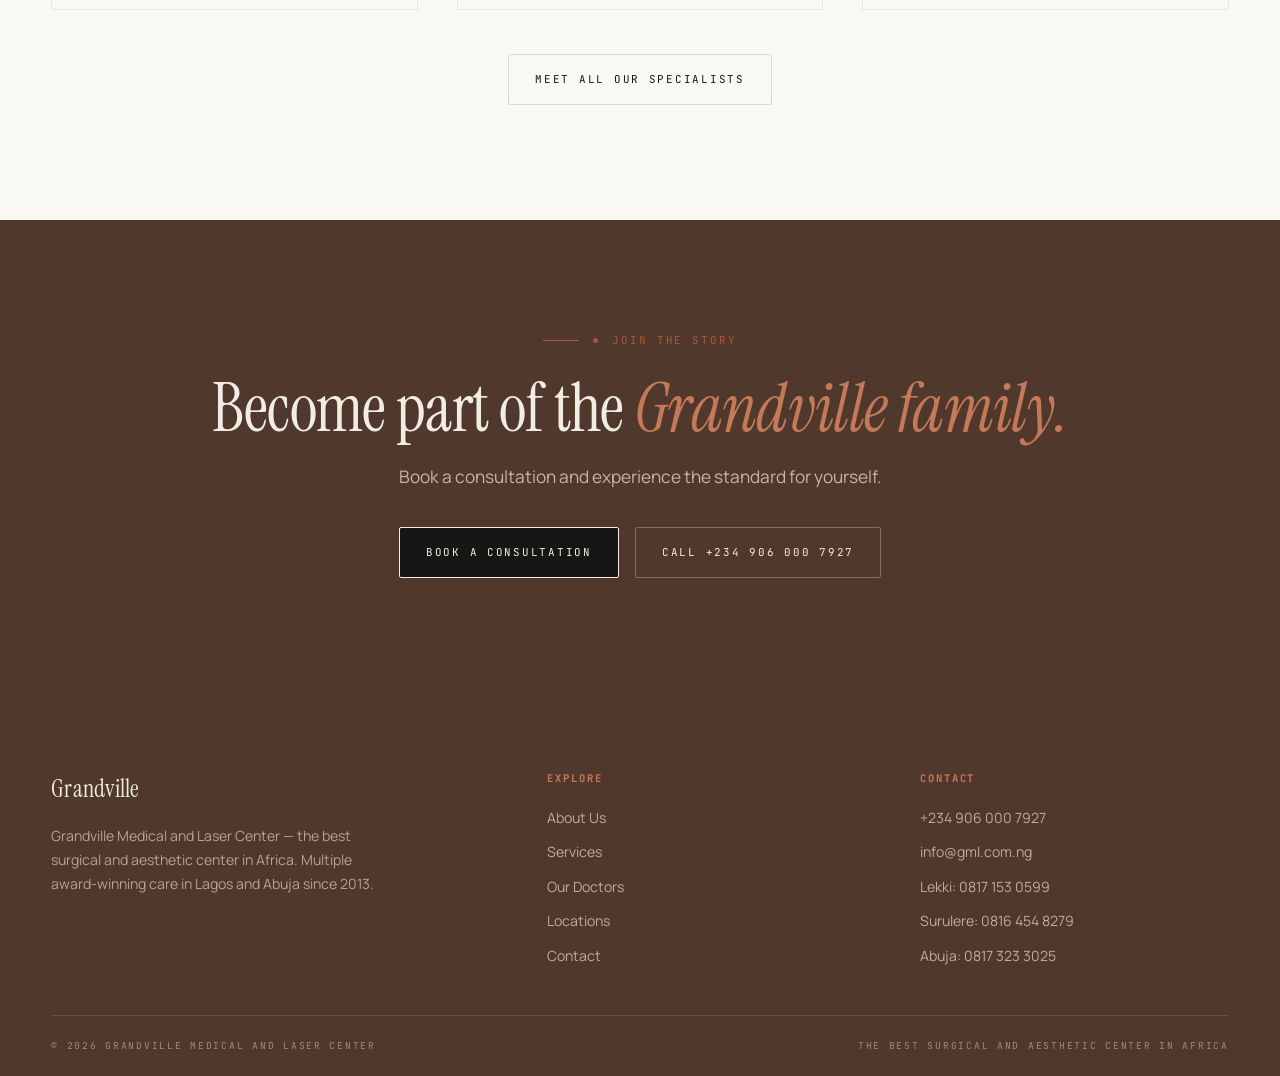
<file: about.html>
<!DOCTYPE html>
<html lang="en">
<head>
<meta charset="UTF-8">
<meta name="viewport" content="width=device-width, initial-scale=1.0">
<title>About Us — Grandville Medical and Laser Center</title>
<meta name="description" content="The story of Grandville Medical and Laser Center — founded June 1, 2013 by Dr. Aranmolate Rasheed Ayobami. Nigeria's largest aesthetic laser center.">
<link rel="preconnect" href="https://fonts.googleapis.com">
<link rel="preconnect" href="https://fonts.gstatic.com" crossorigin>
<link href="https://fonts.googleapis.com/css2?family=Instrument+Serif:ital@0;1&family=Manrope:wght@400;500;600;700&family=JetBrains+Mono:wght@400;500&display=swap" rel="stylesheet">
<link rel="stylesheet" href="css/style.css">
<link rel="icon" href="data:image/svg+xml,<svg xmlns='http://www.w3.org/2000/svg' viewBox='0 0 100 100'><rect width='100' height='100' fill='%23181614'/><rect x='38' y='22' width='24' height='56' rx='4' fill='%23A9573F'/><rect x='22' y='38' width='56' height='24' rx='4' fill='%23A9573F'/></svg>">
</head>
<body>

<header class="nav on-dark">
  <div class="wrap nav-inner">
    <a class="brand" href="index.html">Grandville</a>
    <nav class="nav-links" aria-label="Primary">
      <a href="about.html">About</a>
      <a href="services.html">Services</a>
      <a href="doctors.html">Doctors</a>
      <a href="locations.html">Locations</a>
      <a href="contact.html">Contact</a>
    </nav>
    <div class="nav-cta">
      <a class="btn btn-p" href="contact.html">Book a Consultation</a>
      <button class="burger" aria-label="Menu" aria-expanded="false"><span></span><span></span><span></span></button>
    </div>
  </div>
</header>
<div class="mobile-menu">
  <a href="index.html">Home</a>
  <a href="about.html">About</a>
  <a href="services.html">Services</a>
  <a href="doctors.html">Doctors</a>
  <a href="locations.html">Locations</a>
  <a href="contact.html">Contact</a>
  <a class="btn btn-p" href="contact.html">Book a Consultation</a>
</div>

<!-- ============ PAGE HERO ============ -->
<section class="page-hero">
  <div class="wrap">
    <p class="eyebrow"><span class="dot"></span> Our Story</p>
    <h1 class="d1">Built on a promise: <span class="it">world-class</span> care, at home.</h1>
    <p class="lead">From a single vision in 2013 to Nigeria's largest aesthetic laser center — this is the Grandville story.</p>
  </div>
</section>

<!-- ============ STORY SPLIT ============ -->
<section>
  <div class="wrap split">
    <div class="reveal">
      <img src="assets/about.svg" alt="Grandville Medical and Laser Center" width="1200" height="900">
    </div>
    <div class="reveal">
      <p class="eyebrow"><span class="dot"></span> The Beginning</p>
      <h2 class="d2">Founded June 1, <span class="it terra">2013.</span></h2>
      <p class="lead">Dr. Aranmolate Rasheed Ayobami founded Grandville Medical and Laser Center with a simple conviction: Nigerians shouldn't have to travel abroad for world-class surgical and aesthetic care.</p>
      <p class="lead">A burns, plastic and laser surgeon with over 15 years of experience, he built Grandville around one idea — international standards, honest pricing, and results that speak for themselves.</p>
      <p class="lead">Fourteen years on, that idea has grown into a multiple award-winning healthcare institution with three locations, a trauma center, an ICU, and the largest aesthetic laser center in the country.</p>
    </div>
  </div>
</section>

<!-- ============ TIMELINE ============ -->
<section class="bg-warm">
  <div class="wrap">
    <div class="sec-head reveal">
      <p class="eyebrow"><span class="dot"></span> Milestones</p>
      <h2 class="d2">The road <span class="it terra">so far.</span></h2>
    </div>
    <div class="timeline">
      <div class="tl-item reveal">
        <span class="tl-year">June 2013</span>
        <h3>Grandville is founded</h3>
        <p>Dr. Aranmolate R. Ayobami opens the first Grandville facility in Lagos, offering plastic, laser and general surgical services.</p>
      </div>
      <div class="tl-item reveal">
        <span class="tl-year">2016</span>
        <h3>Aesthetic laser center opens</h3>
        <p>Grandville launches its flagship aesthetic laser center — which grows to become the largest of its kind in Nigeria.</p>
      </div>
      <div class="tl-item reveal">
        <span class="tl-year">2018</span>
        <h3>Smile Train partnership</h3>
        <p>Grandville partners with Smile Train to provide free cleft lip and palate surgeries for children across Nigeria — a commitment that continues today.</p>
      </div>
      <div class="tl-item reveal">
        <span class="tl-year">2020</span>
        <h3>Trauma Center & ICU</h3>
        <p>A 24/7 trauma center opens at Lekki and an intensive care unit at Surulere, bringing emergency and critical care in-house.</p>
      </div>
      <div class="tl-item reveal">
        <span class="tl-year">2022</span>
        <h3>Abuja location launches</h3>
        <p>The third Grandville location opens in Maitama, Abuja — bringing the full spectrum of our services to the FCT.</p>
      </div>
      <div class="tl-item reveal">
        <span class="tl-year">Today</span>
        <h3>The best surgical and aesthetic center in Africa</h3>
        <p>Three locations. Two aftercare recovery homes. 18 specialist services. And a team that still measures success one patient at a time.</p>
      </div>
    </div>
  </div>
</section>

<!-- ============ VALUES ============ -->
<section>
  <div class="wrap">
    <div class="sec-head reveal">
      <p class="eyebrow"><span class="dot"></span> What We Stand For</p>
      <h2 class="d2">Values that guide <span class="it terra">every incision.</span></h2>
    </div>
    <div class="val-grid">
      <div class="val-card reveal">
        <span class="mono">01 / Clinical Excellence</span>
        <h3>Evidence over shortcuts</h3>
        <p>Every procedure follows internationally validated protocols. Our surgeons are fellowship-trained and keep learning — because our patients deserve nothing less than the standard we'd want for our own families.</p>
      </div>
      <div class="val-card reveal">
        <span class="mono">02 / Radical Honesty</span>
        <h3>What you need — nothing more</h3>
        <p>We recommend the procedure that fits your goals, not the one with the highest price tag. If we don't think surgery is right for you, we'll tell you — and point you somewhere that will help.</p>
      </div>
      <div class="val-card reveal">
        <span class="mono">03 / Access & Responsibility</span>
        <h3>Care beyond our walls</h3>
        <p>Through our Smile Train partnership, children born with cleft lip and palate receive free, life-changing surgery. Giving back isn't a campaign — it's part of our operating licence.</p>
      </div>
    </div>
  </div>
</section>

<!-- ============ TEAM PREVIEW ============ -->
<section class="bg-warm">
  <div class="wrap">
    <div class="sec-head reveal">
      <p class="eyebrow"><span class="dot"></span> Leadership</p>
      <h2 class="d2">The hands behind <span class="it terra">the results.</span></h2>
    </div>
    <div class="doc-grid">
      <a class="doc-card reveal" href="doctors.html#dr-aranmolate">
        <img src="assets/doc-1.svg" alt="Dr. Aranmolate R. Ayobami" width="600" height="630">
        <div class="doc-body">
          <h3 class="d3">Dr. Aranmolate R. Ayobami</h3>
          <span class="doc-role">Founder — Burns, Plastic &amp; Laser Surgeon</span>
          <p class="doc-creds">MBBS, FWACS (Plastic Surgery) · 15+ years</p>
        </div>
      </a>
      <a class="doc-card reveal" href="doctors.html#dr-adetunmbi">
        <img src="assets/doc-2.svg" alt="Dr. Babatunde Adetunmbi" width="600" height="630">
        <div class="doc-body">
          <h3 class="d3">Dr. Babatunde Adetunmbi</h3>
          <span class="doc-role">Consultant Neurosurgeon</span>
          <p class="doc-creds">MBBS, FWACS · Nigerian Academy of Neurological Surgeons</p>
        </div>
      </a>
      <a class="doc-card reveal" href="doctors.html#dr-obietan">
        <img src="assets/doc-3.svg" alt="Dr. Marvina Onosholema Obietan" width="600" height="630">
        <div class="doc-body">
          <h3 class="d3">Dr. Marvina O. Obietan</h3>
          <span class="doc-role">Consultant Anesthetist &amp; Intensive Care</span>
          <p class="doc-creds">MBBS, PGDA, FMCA</p>
        </div>
      </a>
    </div>
    <div style="text-align:center;margin-top:44px" class="reveal">
      <a class="btn btn-g" href="doctors.html">Meet All Our Specialists</a>
    </div>
  </div>
</section>

<!-- ============ CTA BAND ============ -->
<div class="cta-band">
  <div class="wrap reveal">
    <p class="eyebrow" style="justify-content:center"><span class="dot"></span> Join the Story</p>
    <h2 class="d2">Become part of the <span class="it clay">Grandville family.</span></h2>
    <p class="lead">Book a consultation and experience the standard for yourself.</p>
    <div class="cta-row">
      <a class="btn btn-p on-dark" href="contact.html">Book a Consultation</a>
      <a class="btn btn-g on-dark" href="tel:+2349060007927">Call +234 906 000 7927</a>
    </div>
  </div>
</div>

<!-- ============ FOOTER ============ -->
<footer class="footer">
  <div class="wrap">
    <div class="footer-grid">
      <div>
        <span class="brand">Grandville</span>
        <p>Grandville Medical and Laser Center — the best surgical and aesthetic center in Africa. Multiple award-winning care in Lagos and Abuja since 2013.</p>
      </div>
      <div>
        <h5>Explore</h5>
        <div class="footer-links">
          <a href="about.html">About Us</a>
          <a href="services.html">Services</a>
          <a href="doctors.html">Our Doctors</a>
          <a href="locations.html">Locations</a>
          <a href="contact.html">Contact</a>
        </div>
      </div>
      <div>
        <h5>Contact</h5>
        <div class="footer-contact">
          <a href="tel:+2349060007927">+234 906 000 7927</a>
          <a href="mailto:info@gml.com.ng">info@gml.com.ng</a>
          <span>Lekki: 0817 153 0599</span>
          <span>Surulere: 0816 454 8279</span>
          <span>Abuja: 0817 323 3025</span>
        </div>
      </div>
    </div>
    <div class="footer-bottom">
      <span class="mono">© <span class="js-year">2026</span> Grandville Medical and Laser Center</span>
      <span class="mono">The best surgical and aesthetic center in Africa</span>
    </div>
  </div>
</footer>

<script src="js/main.js"></script>
</body>
</html>
</file>
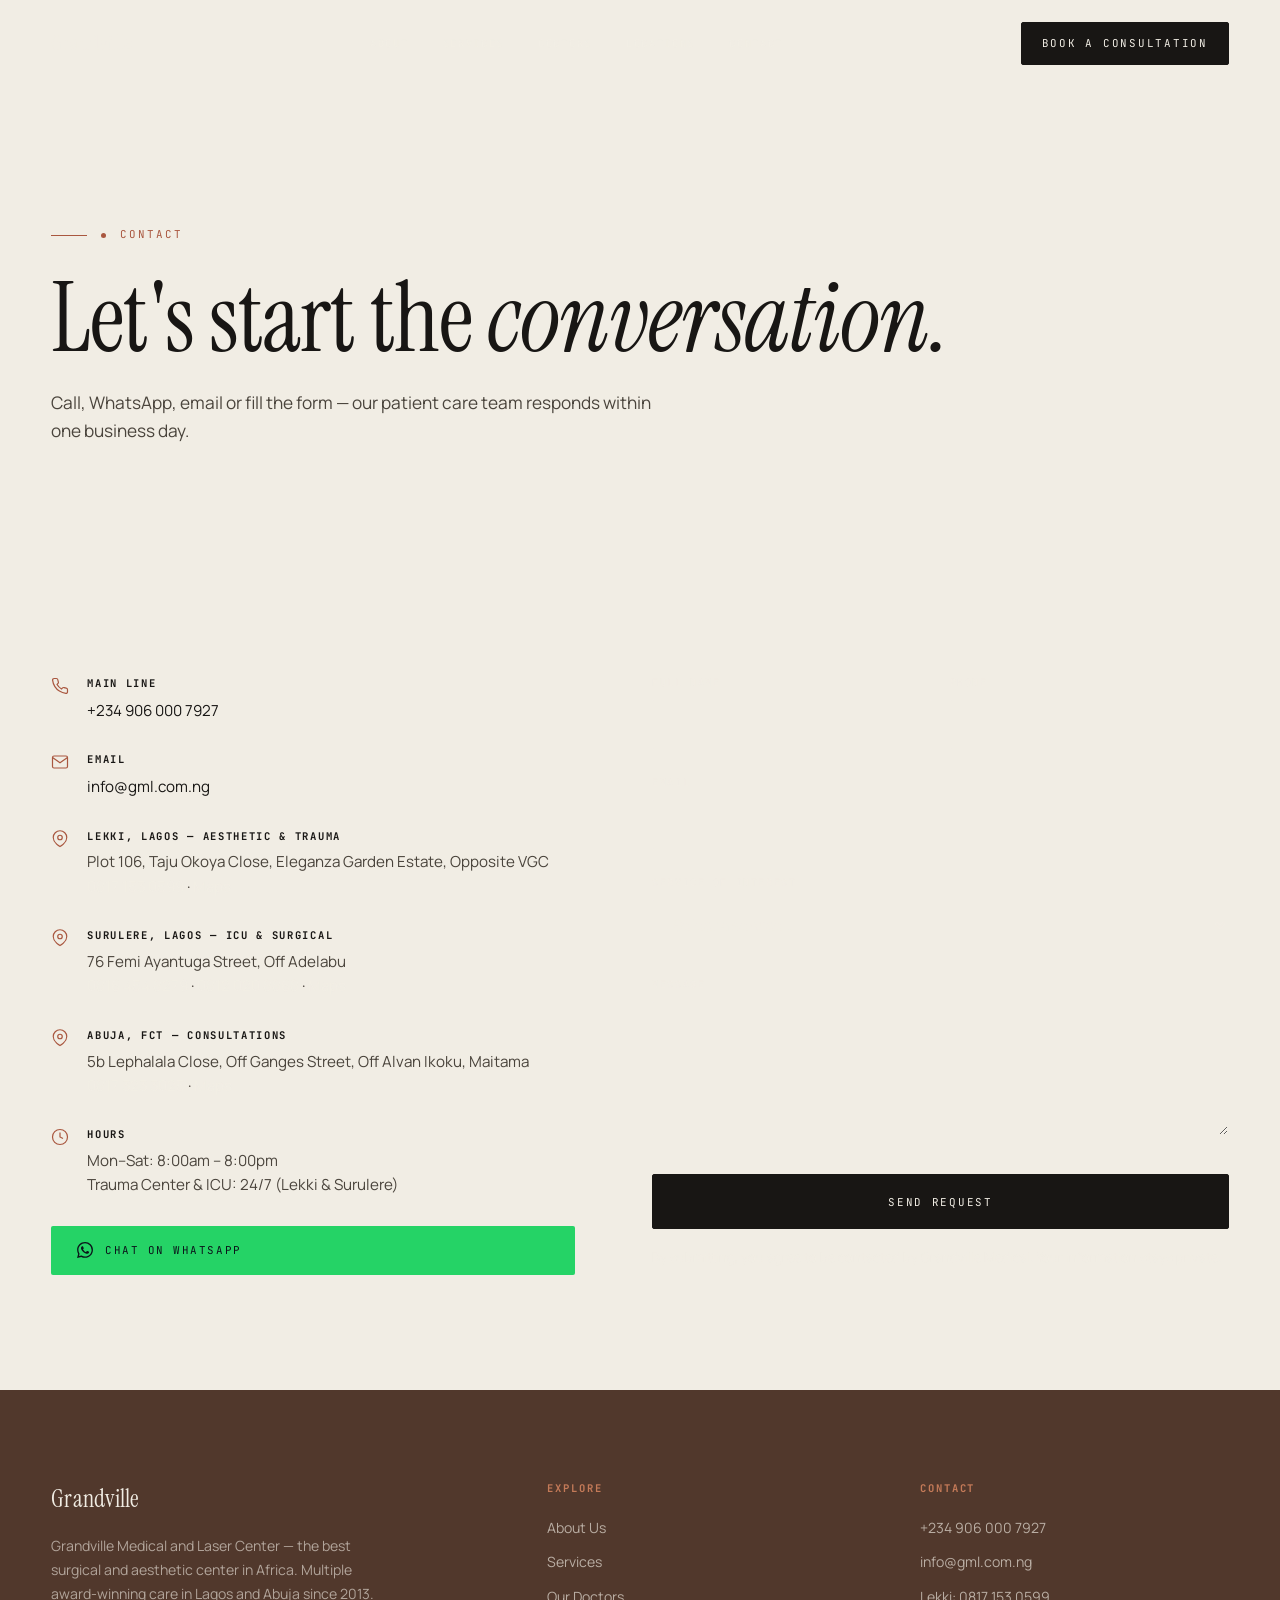
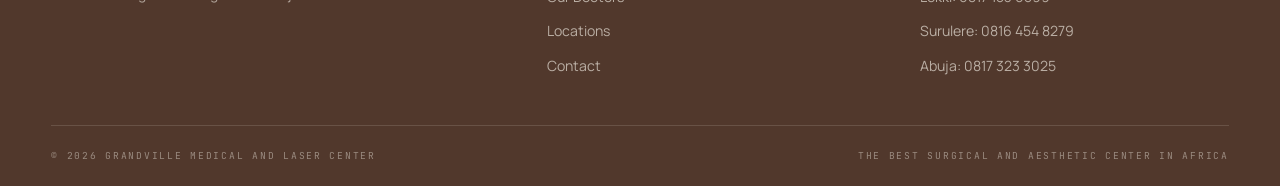
<file: contact.html>
<!DOCTYPE html>
<html lang="en">
<head>
<meta charset="UTF-8">
<meta name="viewport" content="width=device-width, initial-scale=1.0">
<title>Contact Us — Grandville Medical and Laser Center</title>
<meta name="description" content="Book a consultation at Grandville Medical: call +234 906 000 7927, WhatsApp, email info@gml.com.ng, or visit Lekki, Surulere or Abuja.">
<link rel="preconnect" href="https://fonts.googleapis.com">
<link rel="preconnect" href="https://fonts.gstatic.com" crossorigin>
<link href="https://fonts.googleapis.com/css2?family=Instrument+Serif:ital@0;1&family=Manrope:wght@400;500;600;700&family=JetBrains+Mono:wght@400;500&display=swap" rel="stylesheet">
<link rel="stylesheet" href="css/style.css">
<link rel="icon" href="data:image/svg+xml,<svg xmlns='http://www.w3.org/2000/svg' viewBox='0 0 100 100'><rect width='100' height='100' fill='%23181614'/><rect x='38' y='22' width='24' height='56' rx='4' fill='%23A9573F'/><rect x='22' y='38' width='56' height='24' rx='4' fill='%23A9573F'/></svg>">
</head>
<body>

<header class="nav on-dark">
  <div class="wrap nav-inner">
    <a class="brand" href="index.html">Grandville</a>
    <nav class="nav-links" aria-label="Primary">
      <a href="about.html">About</a>
      <a href="services.html">Services</a>
      <a href="doctors.html">Doctors</a>
      <a href="locations.html">Locations</a>
      <a href="contact.html">Contact</a>
    </nav>
    <div class="nav-cta">
      <a class="btn btn-p" href="contact.html">Book a Consultation</a>
      <button class="burger" aria-label="Menu" aria-expanded="false"><span></span><span></span><span></span></button>
    </div>
  </div>
</header>
<div class="mobile-menu">
  <a href="index.html">Home</a>
  <a href="about.html">About</a>
  <a href="services.html">Services</a>
  <a href="doctors.html">Doctors</a>
  <a href="locations.html">Locations</a>
  <a href="contact.html">Contact</a>
  <a class="btn btn-p" href="contact.html">Book a Consultation</a>
</div>

<!-- ============ PAGE HERO ============ -->
<section class="page-hero">
  <div class="wrap">
    <p class="eyebrow"><span class="dot"></span> Contact</p>
    <h1 class="d1">Let's start the <span class="it">conversation.</span></h1>
    <p class="lead">Call, WhatsApp, email or fill the form — our patient care team responds within one business day.</p>
  </div>
</section>

<!-- ============ CONTACT GRID ============ -->
<section>
  <div class="wrap contact-grid">
    <div class="contact-info reveal">
      <div class="contact-item">
        <svg width="18" height="18" viewBox="0 0 24 24" fill="none"><path d="M22 16.9v3a2 2 0 0 1-2.2 2 19.8 19.8 0 0 1-8.6-3.1 19.5 19.5 0 0 1-6-6A19.8 19.8 0 0 1 2.1 4.2 2 2 0 0 1 4.1 2h3a2 2 0 0 1 2 1.7c.13.96.36 1.9.7 2.8a2 2 0 0 1-.45 2.1L8.1 9.9a16 16 0 0 0 6 6l1.3-1.3a2 2 0 0 1 2.1-.45c.9.34 1.84.57 2.8.7A2 2 0 0 1 22 16.9z" stroke="#A9573F" stroke-width="1.6"/></svg>
        <div><h4 style="color:var(--ink)">Main Line</h4><a href="tel:+2349060007927" style="color:var(--ink)">+234 906 000 7927</a></div>
      </div>
      <div class="contact-item">
        <svg width="18" height="18" viewBox="0 0 24 24" fill="none"><path d="M4 4h16a2 2 0 0 1 2 2v12a2 2 0 0 1-2 2H4a2 2 0 0 1-2-2V6a2 2 0 0 1 2-2z" stroke="#A9573F" stroke-width="1.6"/><path d="m22 6-10 7L2 6" stroke="#A9573F" stroke-width="1.6"/></svg>
        <div><h4 style="color:var(--ink)">Email</h4><a href="mailto:info@gml.com.ng" style="color:var(--ink)">info@gml.com.ng</a></div>
      </div>
      <div class="contact-item">
        <svg width="18" height="18" viewBox="0 0 24 24" fill="none"><path d="M21 10c0 7-9 12-9 12s-9-5-9-12a9 9 0 0 1 18 0z" stroke="#A9573F" stroke-width="1.6"/><circle cx="12" cy="10" r="3" stroke="#A9573F" stroke-width="1.6"/></svg>
        <div>
          <h4 style="color:var(--ink)">Lekki, Lagos — Aesthetic &amp; Trauma</h4>
          <p style="color:var(--ink-soft)">Plot 106, Taju Okoya Close, Eleganza Garden Estate, Opposite VGC<br><a href="tel:+2348171530599">0817 153 0599</a> · <a href="https://maps.google.com/?q=Eleganza+Garden+Estate+VGC+Lagos" target="_blank" rel="noopener">Maps</a></p>
        </div>
      </div>
      <div class="contact-item">
        <svg width="18" height="18" viewBox="0 0 24 24" fill="none"><path d="M21 10c0 7-9 12-9 12s-9-5-9-12a9 9 0 0 1 18 0z" stroke="#A9573F" stroke-width="1.6"/><circle cx="12" cy="10" r="3" stroke="#A9573F" stroke-width="1.6"/></svg>
        <div>
          <h4 style="color:var(--ink)">Surulere, Lagos — ICU &amp; Surgical</h4>
          <p style="color:var(--ink-soft)">76 Femi Ayantuga Street, Off Adelabu<br><a href="tel:+2348164548279">0816 454 8279</a> · <a href="tel:+2348120208868">0812 020 8868</a> · <a href="https://maps.google.com/?q=Femi+Ayantuga+Street+Surulere+Lagos" target="_blank" rel="noopener">Maps</a></p>
        </div>
      </div>
      <div class="contact-item">
        <svg width="18" height="18" viewBox="0 0 24 24" fill="none"><path d="M21 10c0 7-9 12-9 12s-9-5-9-12a9 9 0 0 1 18 0z" stroke="#A9573F" stroke-width="1.6"/><circle cx="12" cy="10" r="3" stroke="#A9573F" stroke-width="1.6"/></svg>
        <div>
          <h4 style="color:var(--ink)">Abuja, FCT — Consultations</h4>
          <p style="color:var(--ink-soft)">5b Lephalala Close, Off Ganges Street, Off Alvan Ikoku, Maitama<br><a href="tel:+2348173233025">0817 323 3025</a> · <a href="https://maps.google.com/?q=Maitama+Abuja" target="_blank" rel="noopener">Maps</a></p>
        </div>
      </div>
      <div class="contact-item">
        <svg width="18" height="18" viewBox="0 0 24 24" fill="none"><circle cx="12" cy="12" r="10" stroke="#A9573F" stroke-width="1.6"/><path d="M12 6v6l4 2" stroke="#A9573F" stroke-width="1.6"/></svg>
        <div><h4 style="color:var(--ink)">Hours</h4><p style="color:var(--ink-soft)">Mon–Sat: 8:00am – 8:00pm<br>Trauma Center &amp; ICU: 24/7 (Lekki &amp; Surulere)</p></div>
      </div>
      <a class="whatsapp-btn" href="https://wa.me/2349060007927?text=Hello%20Grandville%20Medical%2C%20I%27d%20like%20to%20book%20a%20consultation." target="_blank" rel="noopener">
        <svg width="16" height="16" viewBox="0 0 24 24" fill="currentColor"><path d="M17.5 14.4c-.3-.15-1.76-.87-2.03-.97-.27-.1-.47-.15-.67.15-.2.3-.77.97-.94 1.17-.17.2-.35.22-.65.07-.3-.15-1.26-.46-2.4-1.48-.89-.79-1.49-1.77-1.66-2.07-.17-.3-.02-.46.13-.61.13-.13.3-.35.45-.52.15-.17.2-.3.3-.5.1-.2.05-.37-.02-.52-.07-.15-.67-1.62-.92-2.22-.24-.58-.49-.5-.67-.51h-.57c-.2 0-.52.07-.8.37-.27.3-1.04 1.02-1.04 2.5 0 1.47 1.07 2.9 1.22 3.1.15.2 2.11 3.22 5.1 4.51.71.31 1.27.49 1.7.63.72.23 1.37.2 1.88.12.57-.09 1.76-.72 2.01-1.42.25-.7.25-1.3.17-1.42-.07-.12-.27-.2-.57-.35zM12.04 21.79h-.01a9.87 9.87 0 0 1-5.03-1.38l-.36-.21-3.74.98 1-3.65-.24-.37a9.86 9.86 0 0 1-1.51-5.26c0-5.45 4.44-9.88 9.9-9.88a9.83 9.83 0 0 1 6.99 2.9 9.82 9.82 0 0 1 2.9 7c0 5.45-4.45 9.88-9.9 9.88zM20.5 3.5A11.8 11.8 0 0 0 12.05 0C5.5 0 .16 5.34.16 11.9c0 2.1.55 4.14 1.59 5.95L.06 24l6.3-1.65a11.9 11.9 0 0 0 5.68 1.45h.01c6.55 0 11.89-5.34 11.89-11.9 0-3.18-1.24-6.16-3.44-8.4z"/></svg>
        Chat on WhatsApp
      </a>
    </div>

    <form class="form-submit reveal" data-formsubmit="https://formsubmit.co/ajax/info@gml.com.ng" style="--ink-fields:true">
      <style>
        .contact-page-form .field label{color:var(--muted)}
        .contact-page-form .field input,.contact-page-form .field select,.contact-page-form .field textarea{
          background:var(--warm);border-color:var(--rule);color:var(--ink);
        }
        .contact-page-form .field input:focus,.contact-page-form .field select:focus,.contact-page-form .field textarea:focus{border-color:var(--terra)}
        .contact-page-form .field select option{background:var(--warm);color:var(--ink)}
        .contact-page-form .form-note{color:var(--muted)}
      </style>
      <div class="field contact-page-form-field"><label for="c-name">Full Name</label><input id="c-name" name="name" type="text" required autocomplete="name"></div>
      <div class="field contact-page-form-field"><label for="c-phone">Phone</label><input id="c-phone" name="phone" type="tel" required autocomplete="tel"></div>
      <div class="field full contact-page-form-field"><label for="c-email">Email</label><input id="c-email" name="email" type="email" required autocomplete="email"></div>
      <div class="field full contact-page-form-field"><label for="c-service">Service of Interest</label>
        <select id="c-service" name="service">
          <option value="">Select a service…</option>
          <option>Aesthetic Surgery</option>
          <option>Laser Services</option>
          <option>Bariatric Surgery</option>
          <option>Dermatology</option>
          <option>Cleft Lip Surgery (Smile Train)</option>
          <option>Medical / Surgical Services</option>
          <option>Telemedicine Consultation</option>
          <option>Other</option>
        </select>
      </div>
      <div class="field full contact-page-form-field"><label for="c-msg">Message</label><textarea id="c-msg" name="message" rows="5" required></textarea></div>
      <button class="btn btn-p full" type="submit">Send Request</button>
      <p class="form-note">By submitting, you agree to be contacted by Grandville Medical. Your information stays private.</p>
    </form>
  </div>
</section>

<!-- ============ FOOTER ============ -->
<footer class="footer">
  <div class="wrap">
    <div class="footer-grid">
      <div>
        <span class="brand">Grandville</span>
        <p>Grandville Medical and Laser Center — the best surgical and aesthetic center in Africa. Multiple award-winning care in Lagos and Abuja since 2013.</p>
      </div>
      <div>
        <h5>Explore</h5>
        <div class="footer-links">
          <a href="about.html">About Us</a>
          <a href="services.html">Services</a>
          <a href="doctors.html">Our Doctors</a>
          <a href="locations.html">Locations</a>
          <a href="contact.html">Contact</a>
        </div>
      </div>
      <div>
        <h5>Contact</h5>
        <div class="footer-contact">
          <a href="tel:+2349060007927">+234 906 000 7927</a>
          <a href="mailto:info@gml.com.ng">info@gml.com.ng</a>
          <span>Lekki: 0817 153 0599</span>
          <span>Surulere: 0816 454 8279</span>
          <span>Abuja: 0817 323 3025</span>
        </div>
      </div>
    </div>
    <div class="footer-bottom">
      <span class="mono">© <span class="js-year">2026</span> Grandville Medical and Laser Center</span>
      <span class="mono">The best surgical and aesthetic center in Africa</span>
    </div>
  </div>
</footer>

<script src="js/main.js"></script>
<script>
// Light-theme form overrides for contact page
document.querySelectorAll('.contact-page-form-field').forEach(function(f){
  f.classList.add('field');
});
</script>
</body>
</html>
</file>
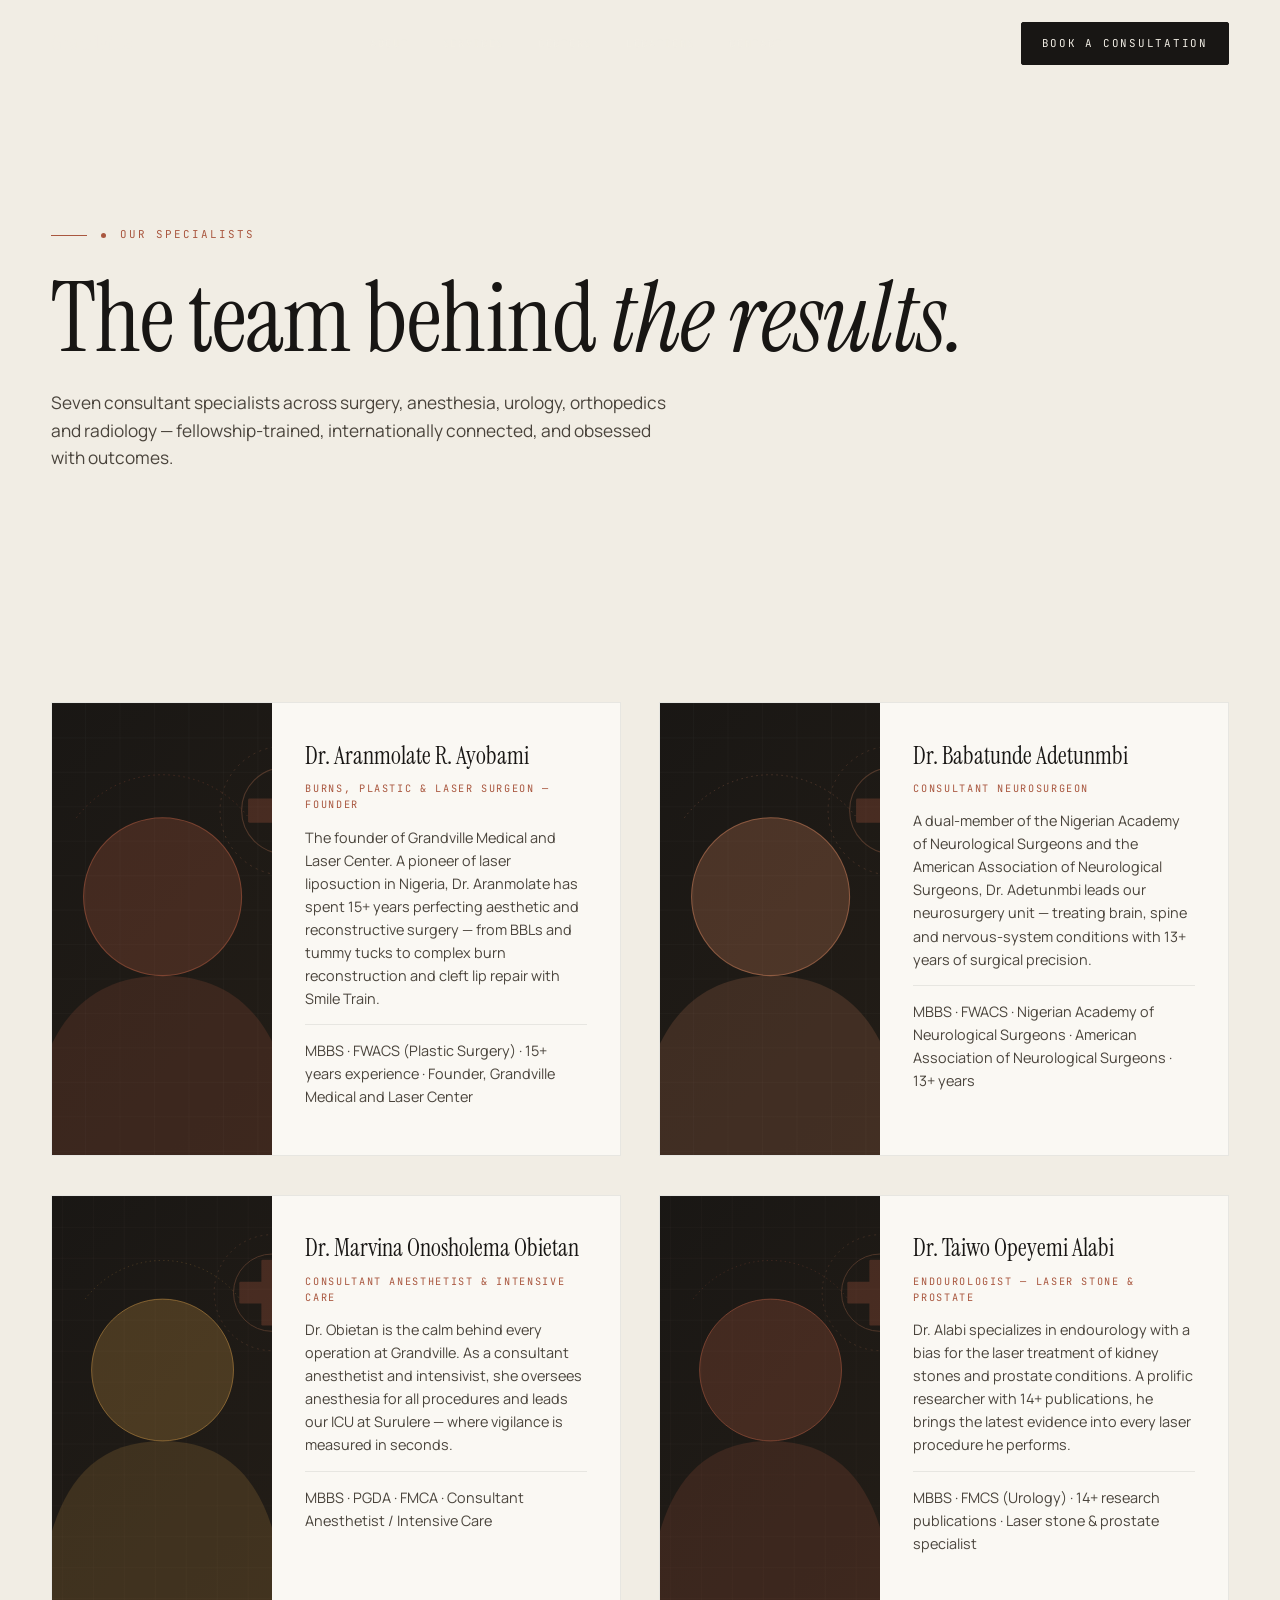
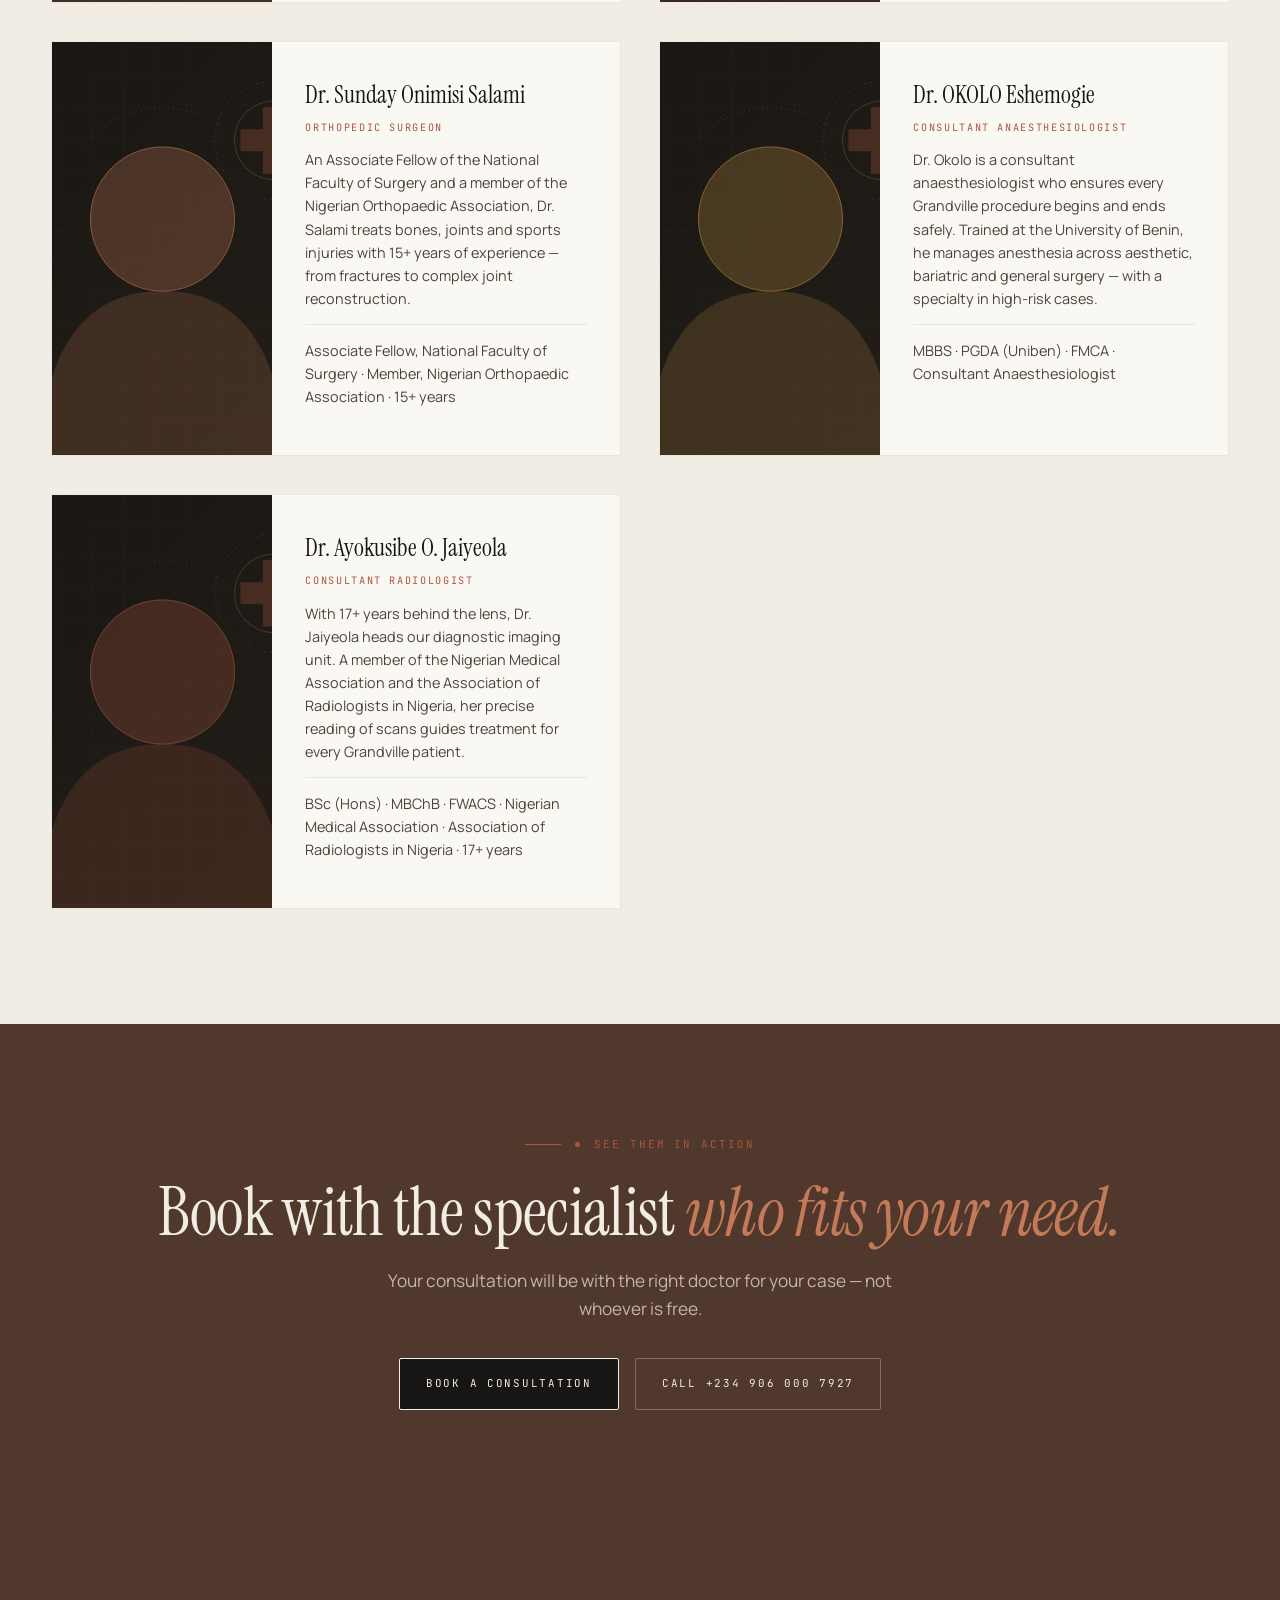
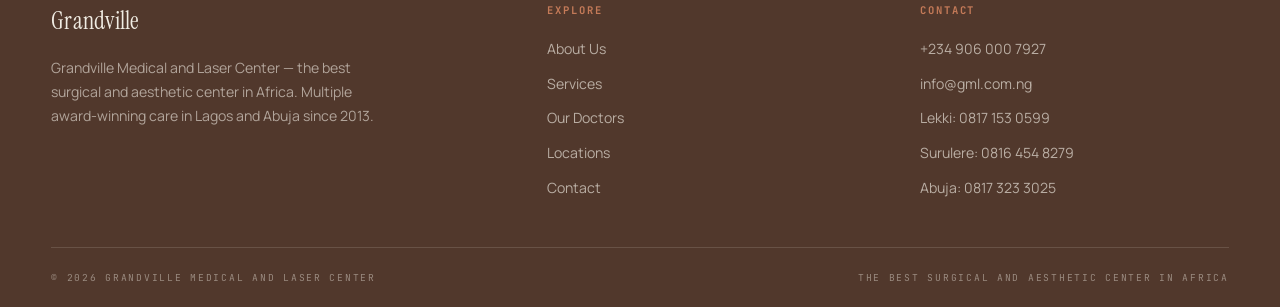
<file: doctors.html>
<!DOCTYPE html>
<html lang="en">
<head>
<meta charset="UTF-8">
<meta name="viewport" content="width=device-width, initial-scale=1.0">
<title>Our Doctors — Grandville Medical and Laser Center</title>
<meta name="description" content="Meet the Grandville Medical specialist team: plastic & laser surgeons, neurosurgeons, anesthetists, endourologists, orthopedic surgeons and radiologists.">
<link rel="preconnect" href="https://fonts.googleapis.com">
<link rel="preconnect" href="https://fonts.gstatic.com" crossorigin>
<link href="https://fonts.googleapis.com/css2?family=Instrument+Serif:ital@0;1&family=Manrope:wght@400;500;600;700&family=JetBrains+Mono:wght@400;500&display=swap" rel="stylesheet">
<link rel="stylesheet" href="css/style.css">
<link rel="icon" href="data:image/svg+xml,<svg xmlns='http://www.w3.org/2000/svg' viewBox='0 0 100 100'><rect width='100' height='100' fill='%23181614'/><rect x='38' y='22' width='24' height='56' rx='4' fill='%23A9573F'/><rect x='22' y='38' width='56' height='24' rx='4' fill='%23A9573F'/></svg>">
</head>
<body>

<header class="nav on-dark">
  <div class="wrap nav-inner">
    <a class="brand" href="index.html">Grandville</a>
    <nav class="nav-links" aria-label="Primary">
      <a href="about.html">About</a>
      <a href="services.html">Services</a>
      <a href="doctors.html">Doctors</a>
      <a href="locations.html">Locations</a>
      <a href="contact.html">Contact</a>
    </nav>
    <div class="nav-cta">
      <a class="btn btn-p" href="contact.html">Book a Consultation</a>
      <button class="burger" aria-label="Menu" aria-expanded="false"><span></span><span></span><span></span></button>
    </div>
  </div>
</header>
<div class="mobile-menu">
  <a href="index.html">Home</a>
  <a href="about.html">About</a>
  <a href="services.html">Services</a>
  <a href="doctors.html">Doctors</a>
  <a href="locations.html">Locations</a>
  <a href="contact.html">Contact</a>
  <a class="btn btn-p" href="contact.html">Book a Consultation</a>
</div>

<!-- ============ PAGE HERO ============ -->
<section class="page-hero">
  <div class="wrap">
    <p class="eyebrow"><span class="dot"></span> Our Specialists</p>
    <h1 class="d1">The team behind <span class="it">the results.</span></h1>
    <p class="lead">Seven consultant specialists across surgery, anesthesia, urology, orthopedics and radiology — fellowship-trained, internationally connected, and obsessed with outcomes.</p>
  </div>
</section>

<!-- ============ DOCTOR PROFILES ============ -->
<section>
  <div class="wrap">
    <div class="profile-grid">

      <article class="profile-card reveal" id="dr-aranmolate">
        <img src="assets/doc-1.svg" alt="Dr. Aranmolate R. Ayobami" width="600" height="630">
        <div class="profile-body">
          <h3>Dr. Aranmolate R. Ayobami</h3>
          <span class="profile-role">Burns, Plastic &amp; Laser Surgeon — Founder</span>
          <p>The founder of Grandville Medical and Laser Center. A pioneer of laser liposuction in Nigeria, Dr. Aranmolate has spent 15+ years perfecting aesthetic and reconstructive surgery — from BBLs and tummy tucks to complex burn reconstruction and cleft lip repair with Smile Train.</p>
          <p class="profile-creds">MBBS · FWACS (Plastic Surgery) · 15+ years experience · Founder, Grandville Medical and Laser Center</p>
        </div>
      </article>

      <article class="profile-card reveal" id="dr-adetunmbi">
        <img src="assets/doc-2.svg" alt="Dr. Babatunde Adetunmbi" width="600" height="630">
        <div class="profile-body">
          <h3>Dr. Babatunde Adetunmbi</h3>
          <span class="profile-role">Consultant Neurosurgeon</span>
          <p>A dual-member of the Nigerian Academy of Neurological Surgeons and the American Association of Neurological Surgeons, Dr. Adetunmbi leads our neurosurgery unit — treating brain, spine and nervous-system conditions with 13+ years of surgical precision.</p>
          <p class="profile-creds">MBBS · FWACS · Nigerian Academy of Neurological Surgeons · American Association of Neurological Surgeons · 13+ years</p>
        </div>
      </article>

      <article class="profile-card reveal" id="dr-obietan">
        <img src="assets/doc-3.svg" alt="Dr. Marvina Onosholema Obietan" width="600" height="630">
        <div class="profile-body">
          <h3>Dr. Marvina Onosholema Obietan</h3>
          <span class="profile-role">Consultant Anesthetist &amp; Intensive Care</span>
          <p>Dr. Obietan is the calm behind every operation at Grandville. As a consultant anesthetist and intensivist, she oversees anesthesia for all procedures and leads our ICU at Surulere — where vigilance is measured in seconds.</p>
          <p class="profile-creds">MBBS · PGDA · FMCA · Consultant Anesthetist / Intensive Care</p>
        </div>
      </article>

      <article class="profile-card reveal" id="dr-alabi">
        <img src="assets/doc-4.svg" alt="Dr. Taiwo Opeyemi Alabi" width="600" height="630">
        <div class="profile-body">
          <h3>Dr. Taiwo Opeyemi Alabi</h3>
          <span class="profile-role">Endourologist — Laser Stone &amp; Prostate</span>
          <p>Dr. Alabi specializes in endourology with a bias for the laser treatment of kidney stones and prostate conditions. A prolific researcher with 14+ publications, he brings the latest evidence into every laser procedure he performs.</p>
          <p class="profile-creds">MBBS · FMCS (Urology) · 14+ research publications · Laser stone &amp; prostate specialist</p>
        </div>
      </article>

      <article class="profile-card reveal" id="dr-salami">
        <img src="assets/doc-5.svg" alt="Dr. Sunday Onimisi Salami" width="600" height="630">
        <div class="profile-body">
          <h3>Dr. Sunday Onimisi Salami</h3>
          <span class="profile-role">Orthopedic Surgeon</span>
          <p>An Associate Fellow of the National Faculty of Surgery and a member of the Nigerian Orthopaedic Association, Dr. Salami treats bones, joints and sports injuries with 15+ years of experience — from fractures to complex joint reconstruction.</p>
          <p class="profile-creds">Associate Fellow, National Faculty of Surgery · Member, Nigerian Orthopaedic Association · 15+ years</p>
        </div>
      </article>

      <article class="profile-card reveal" id="dr-okolo">
        <img src="assets/doc-6.svg" alt="Dr. OKOLO Eshemogie" width="600" height="630">
        <div class="profile-body">
          <h3>Dr. OKOLO Eshemogie</h3>
          <span class="profile-role">Consultant Anaesthesiologist</span>
          <p>Dr. Okolo is a consultant anaesthesiologist who ensures every Grandville procedure begins and ends safely. Trained at the University of Benin, he manages anesthesia across aesthetic, bariatric and general surgery — with a specialty in high-risk cases.</p>
          <p class="profile-creds">MBBS · PGDA (Uniben) · FMCA · Consultant Anaesthesiologist</p>
        </div>
      </article>

      <article class="profile-card reveal" id="dr-jaiyeola">
        <img src="assets/doc-7.svg" alt="Dr. Ayokusibe O. Jaiyeola" width="600" height="630">
        <div class="profile-body">
          <h3>Dr. Ayokusibe O. Jaiyeola</h3>
          <span class="profile-role">Consultant Radiologist</span>
          <p>With 17+ years behind the lens, Dr. Jaiyeola heads our diagnostic imaging unit. A member of the Nigerian Medical Association and the Association of Radiologists in Nigeria, her precise reading of scans guides treatment for every Grandville patient.</p>
          <p class="profile-creds">BSc (Hons) · MBChB · FWACS · Nigerian Medical Association · Association of Radiologists in Nigeria · 17+ years</p>
        </div>
      </article>

    </div>
  </div>
</section>

<!-- ============ CTA BAND ============ -->
<div class="cta-band">
  <div class="wrap reveal">
    <p class="eyebrow" style="justify-content:center"><span class="dot"></span> See Them in Action</p>
    <h2 class="d2">Book with the specialist <span class="it clay">who fits your need.</span></h2>
    <p class="lead">Your consultation will be with the right doctor for your case — not whoever is free.</p>
    <div class="cta-row">
      <a class="btn btn-p on-dark" href="contact.html">Book a Consultation</a>
      <a class="btn btn-g on-dark" href="tel:+2349060007927">Call +234 906 000 7927</a>
    </div>
  </div>
</div>

<!-- ============ FOOTER ============ -->
<footer class="footer">
  <div class="wrap">
    <div class="footer-grid">
      <div>
        <span class="brand">Grandville</span>
        <p>Grandville Medical and Laser Center — the best surgical and aesthetic center in Africa. Multiple award-winning care in Lagos and Abuja since 2013.</p>
      </div>
      <div>
        <h5>Explore</h5>
        <div class="footer-links">
          <a href="about.html">About Us</a>
          <a href="services.html">Services</a>
          <a href="doctors.html">Our Doctors</a>
          <a href="locations.html">Locations</a>
          <a href="contact.html">Contact</a>
        </div>
      </div>
      <div>
        <h5>Contact</h5>
        <div class="footer-contact">
          <a href="tel:+2349060007927">+234 906 000 7927</a>
          <a href="mailto:info@gml.com.ng">info@gml.com.ng</a>
          <span>Lekki: 0817 153 0599</span>
          <span>Surulere: 0816 454 8279</span>
          <span>Abuja: 0817 323 3025</span>
        </div>
      </div>
    </div>
    <div class="footer-bottom">
      <span class="mono">© <span class="js-year">2026</span> Grandville Medical and Laser Center</span>
      <span class="mono">The best surgical and aesthetic center in Africa</span>
    </div>
  </div>
</footer>

<script src="js/main.js"></script>
</body>
</html>
</file>
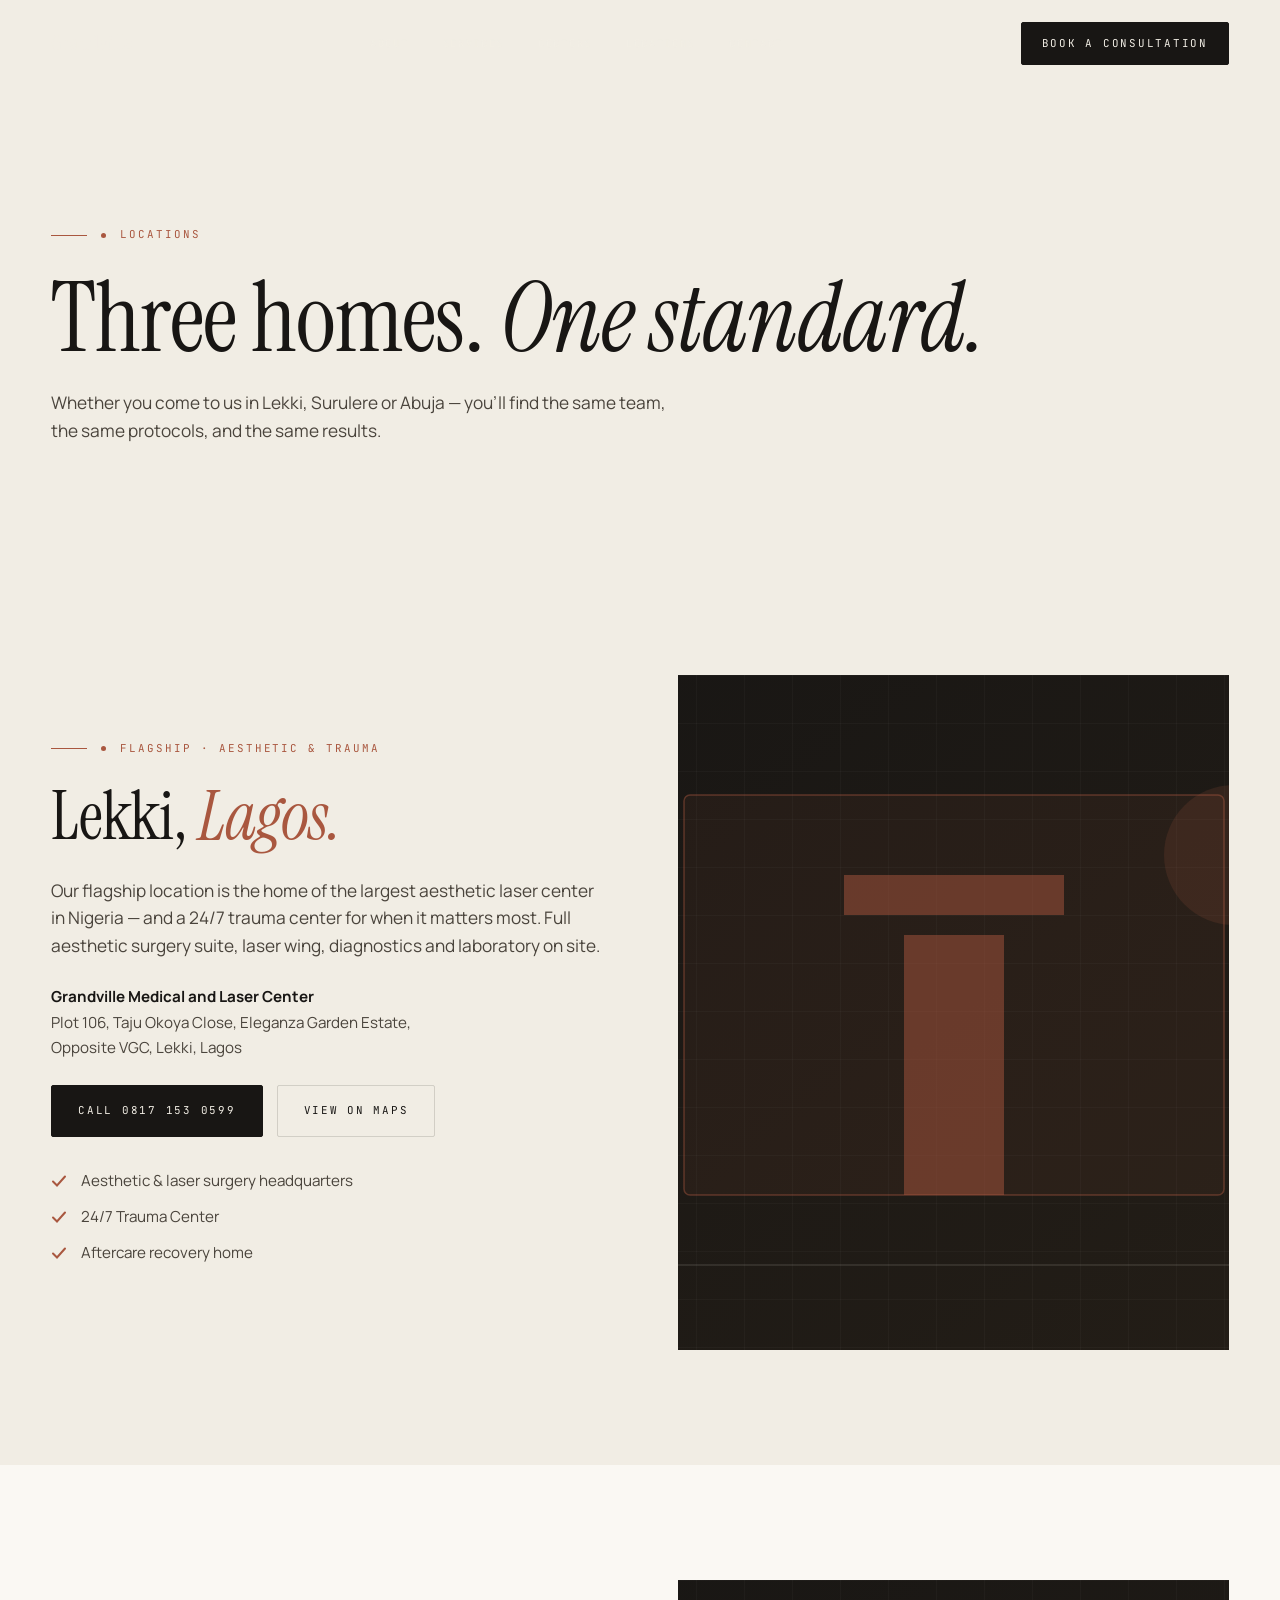
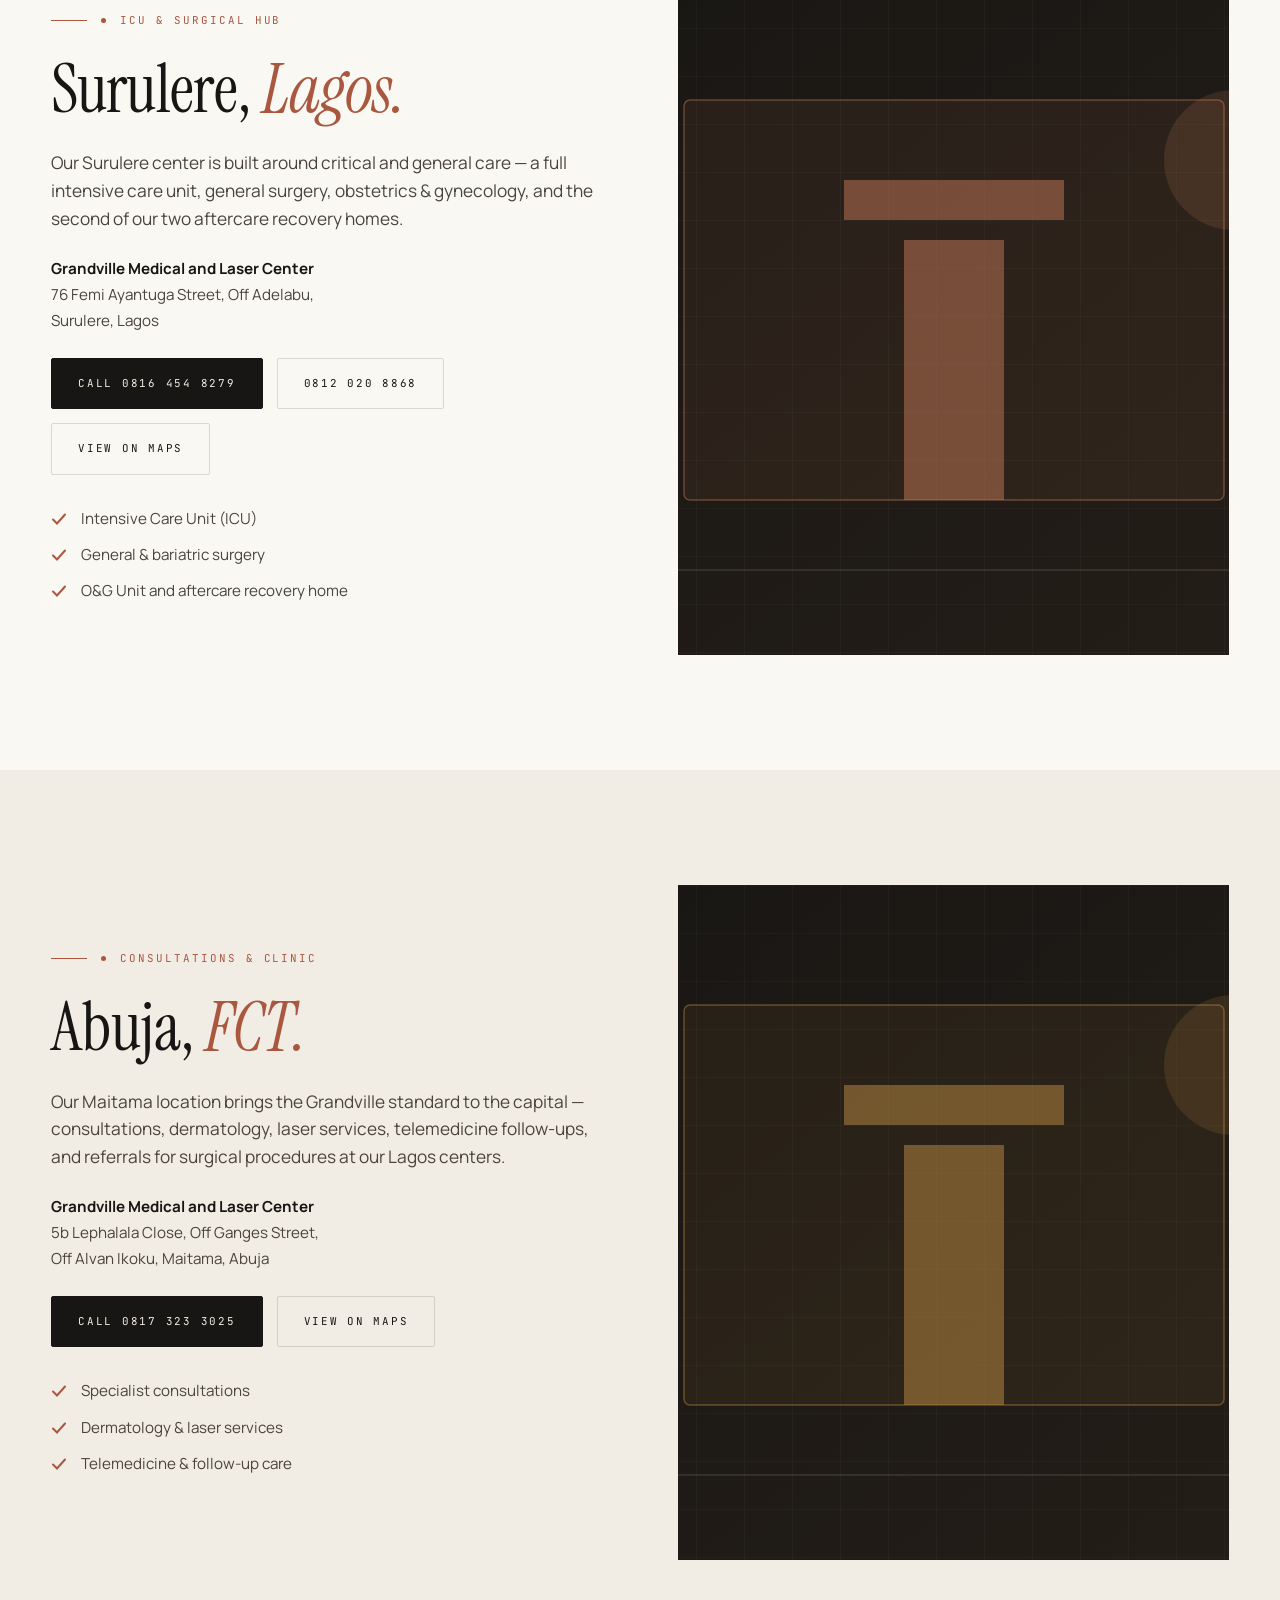
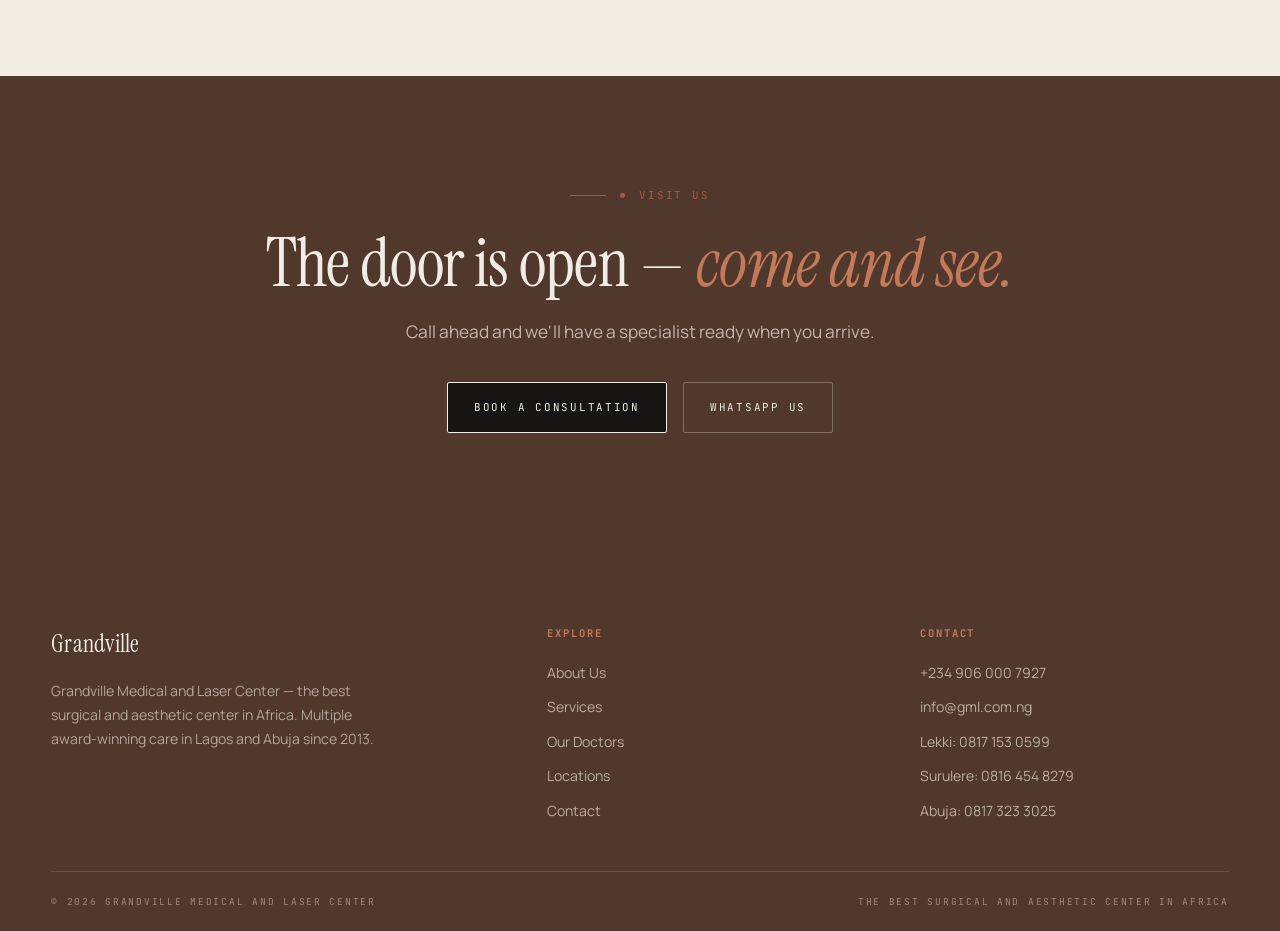
<file: locations.html>
<!DOCTYPE html>
<html lang="en">
<head>
<meta charset="UTF-8">
<meta name="viewport" content="width=device-width, initial-scale=1.0">
<title>Our Locations — Grandville Medical and Laser Center</title>
<meta name="description" content="Grandville Medical locations: Lekki (aesthetic & trauma), Surulere (ICU & surgical), and Abuja (Maitama). Addresses, phones and maps.">
<link rel="preconnect" href="https://fonts.googleapis.com">
<link rel="preconnect" href="https://fonts.gstatic.com" crossorigin>
<link href="https://fonts.googleapis.com/css2?family=Instrument+Serif:ital@0;1&family=Manrope:wght@400;500;600;700&family=JetBrains+Mono:wght@400;500&display=swap" rel="stylesheet">
<link rel="stylesheet" href="css/style.css">
<link rel="icon" href="data:image/svg+xml,<svg xmlns='http://www.w3.org/2000/svg' viewBox='0 0 100 100'><rect width='100' height='100' fill='%23181614'/><rect x='38' y='22' width='24' height='56' rx='4' fill='%23A9573F'/><rect x='22' y='38' width='56' height='24' rx='4' fill='%23A9573F'/></svg>">
</head>
<body>

<header class="nav on-dark">
  <div class="wrap nav-inner">
    <a class="brand" href="index.html">Grandville</a>
    <nav class="nav-links" aria-label="Primary">
      <a href="about.html">About</a>
      <a href="services.html">Services</a>
      <a href="doctors.html">Doctors</a>
      <a href="locations.html">Locations</a>
      <a href="contact.html">Contact</a>
    </nav>
    <div class="nav-cta">
      <a class="btn btn-p" href="contact.html">Book a Consultation</a>
      <button class="burger" aria-label="Menu" aria-expanded="false"><span></span><span></span><span></span></button>
    </div>
  </div>
</header>
<div class="mobile-menu">
  <a href="index.html">Home</a>
  <a href="about.html">About</a>
  <a href="services.html">Services</a>
  <a href="doctors.html">Doctors</a>
  <a href="locations.html">Locations</a>
  <a href="contact.html">Contact</a>
  <a class="btn btn-p" href="contact.html">Book a Consultation</a>
</div>

<!-- ============ PAGE HERO ============ -->
<section class="page-hero">
  <div class="wrap">
    <p class="eyebrow"><span class="dot"></span> Locations</p>
    <h1 class="d1">Three homes. <span class="it">One standard.</span></h1>
    <p class="lead">Whether you come to us in Lekki, Surulere or Abuja — you'll find the same team, the same protocols, and the same results.</p>
  </div>
</section>

<!-- ============ LOCATION 1: LEKKI ============ -->
<section id="lekki">
  <div class="wrap split">
    <div class="reveal">
      <p class="eyebrow"><span class="dot"></span> Flagship · Aesthetic &amp; Trauma</p>
      <h2 class="d2">Lekki, <span class="it terra">Lagos.</span></h2>
      <p class="lead">Our flagship location is the home of the largest aesthetic laser center in Nigeria — and a 24/7 trauma center for when it matters most. Full aesthetic surgery suite, laser wing, diagnostics and laboratory on site.</p>
      <address style="font-style:normal;margin:24px 0;font-size:.95rem;color:var(--ink-soft);line-height:1.7">
        <strong style="color:var(--ink)">Grandville Medical and Laser Center</strong><br>
        Plot 106, Taju Okoya Close, Eleganza Garden Estate,<br>
        Opposite VGC, Lekki, Lagos
      </address>
      <div style="display:flex;gap:14px;flex-wrap:wrap">
        <a class="btn btn-p" href="tel:+2348171530599">Call 0817 153 0599</a>
        <a class="btn btn-g" href="https://maps.google.com/?q=Eleganza+Garden+Estate+VGC+Lagos" target="_blank" rel="noopener">View on Maps</a>
      </div>
      <ul class="tick-list" style="margin-top:32px">
        <li><svg width="16" height="16" viewBox="0 0 16 16" fill="none"><path d="M2 8.5L6 12.5L14 3.5" stroke="#A9573F" stroke-width="2" stroke-linecap="round"/></svg> Aesthetic &amp; laser surgery headquarters</li>
        <li><svg width="16" height="16" viewBox="0 0 16 16" fill="none"><path d="M2 8.5L6 12.5L14 3.5" stroke="#A9573F" stroke-width="2" stroke-linecap="round"/></svg> 24/7 Trauma Center</li>
        <li><svg width="16" height="16" viewBox="0 0 16 16" fill="none"><path d="M2 8.5L6 12.5L14 3.5" stroke="#A9573F" stroke-width="2" stroke-linecap="round"/></svg> Aftercare recovery home</li>
      </ul>
    </div>
    <div class="reveal">
      <img src="assets/loc-1.svg" alt="Grandville Medical Lekki location" width="900" height="675">
    </div>
  </div>
</section>

<!-- ============ LOCATION 2: SURULERE ============ -->
<section class="bg-warm" id="surulere">
  <div class="wrap split">
    <div class="reveal" style="order:2">
      <img src="assets/loc-2.svg" alt="Grandville Medical Surulere location" width="900" height="675">
    </div>
    <div class="reveal" style="order:1">
      <p class="eyebrow"><span class="dot"></span> ICU &amp; Surgical Hub</p>
      <h2 class="d2">Surulere, <span class="it terra">Lagos.</span></h2>
      <p class="lead">Our Surulere center is built around critical and general care — a full intensive care unit, general surgery, obstetrics &amp; gynecology, and the second of our two aftercare recovery homes.</p>
      <address style="font-style:normal;margin:24px 0;font-size:.95rem;color:var(--ink-soft);line-height:1.7">
        <strong style="color:var(--ink)">Grandville Medical and Laser Center</strong><br>
        76 Femi Ayantuga Street, Off Adelabu,<br>
        Surulere, Lagos
      </address>
      <div style="display:flex;gap:14px;flex-wrap:wrap">
        <a class="btn btn-p" href="tel:+2348164548279">Call 0816 454 8279</a>
        <a class="btn btn-g" href="tel:+2348120208868">0812 020 8868</a>
        <a class="btn btn-g" href="https://maps.google.com/?q=Femi+Ayantuga+Street+Surulere+Lagos" target="_blank" rel="noopener">View on Maps</a>
      </div>
      <ul class="tick-list" style="margin-top:32px">
        <li><svg width="16" height="16" viewBox="0 0 16 16" fill="none"><path d="M2 8.5L6 12.5L14 3.5" stroke="#A9573F" stroke-width="2" stroke-linecap="round"/></svg> Intensive Care Unit (ICU)</li>
        <li><svg width="16" height="16" viewBox="0 0 16 16" fill="none"><path d="M2 8.5L6 12.5L14 3.5" stroke="#A9573F" stroke-width="2" stroke-linecap="round"/></svg> General &amp; bariatric surgery</li>
        <li><svg width="16" height="16" viewBox="0 0 16 16" fill="none"><path d="M2 8.5L6 12.5L14 3.5" stroke="#A9573F" stroke-width="2" stroke-linecap="round"/></svg> O&amp;G Unit and aftercare recovery home</li>
      </ul>
    </div>
  </div>
</section>

<!-- ============ LOCATION 3: ABUJA ============ -->
<section id="abuja">
  <div class="wrap split">
    <div class="reveal">
      <p class="eyebrow"><span class="dot"></span> Consultations &amp; Clinic</p>
      <h2 class="d2">Abuja, <span class="it terra">FCT.</span></h2>
      <p class="lead">Our Maitama location brings the Grandville standard to the capital — consultations, dermatology, laser services, telemedicine follow-ups, and referrals for surgical procedures at our Lagos centers.</p>
      <address style="font-style:normal;margin:24px 0;font-size:.95rem;color:var(--ink-soft);line-height:1.7">
        <strong style="color:var(--ink)">Grandville Medical and Laser Center</strong><br>
        5b Lephalala Close, Off Ganges Street,<br>
        Off Alvan Ikoku, Maitama, Abuja
      </address>
      <div style="display:flex;gap:14px;flex-wrap:wrap">
        <a class="btn btn-p" href="tel:+2348173233025">Call 0817 323 3025</a>
        <a class="btn btn-g" href="https://maps.google.com/?q=Maitama+Abuja" target="_blank" rel="noopener">View on Maps</a>
      </div>
      <ul class="tick-list" style="margin-top:32px">
        <li><svg width="16" height="16" viewBox="0 0 16 16" fill="none"><path d="M2 8.5L6 12.5L14 3.5" stroke="#A9573F" stroke-width="2" stroke-linecap="round"/></svg> Specialist consultations</li>
        <li><svg width="16" height="16" viewBox="0 0 16 16" fill="none"><path d="M2 8.5L6 12.5L14 3.5" stroke="#A9573F" stroke-width="2" stroke-linecap="round"/></svg> Dermatology &amp; laser services</li>
        <li><svg width="16" height="16" viewBox="0 0 16 16" fill="none"><path d="M2 8.5L6 12.5L14 3.5" stroke="#A9573F" stroke-width="2" stroke-linecap="round"/></svg> Telemedicine &amp; follow-up care</li>
      </ul>
    </div>
    <div class="reveal">
      <img src="assets/loc-3.svg" alt="Grandville Medical Abuja location" width="900" height="675">
    </div>
  </div>
</section>

<!-- ============ CTA BAND ============ -->
<div class="cta-band">
  <div class="wrap reveal">
    <p class="eyebrow" style="justify-content:center"><span class="dot"></span> Visit Us</p>
    <h2 class="d2">The door is open — <span class="it clay">come and see.</span></h2>
    <p class="lead">Call ahead and we'll have a specialist ready when you arrive.</p>
    <div class="cta-row">
      <a class="btn btn-p on-dark" href="contact.html">Book a Consultation</a>
      <a class="btn btn-g on-dark" href="https://wa.me/2349060007927?text=Hello%20Grandville%20Medical%2C%20I%27d%20like%20to%20book%20a%20consultation." target="_blank" rel="noopener">WhatsApp Us</a>
    </div>
  </div>
</div>

<!-- ============ FOOTER ============ -->
<footer class="footer">
  <div class="wrap">
    <div class="footer-grid">
      <div>
        <span class="brand">Grandville</span>
        <p>Grandville Medical and Laser Center — the best surgical and aesthetic center in Africa. Multiple award-winning care in Lagos and Abuja since 2013.</p>
      </div>
      <div>
        <h5>Explore</h5>
        <div class="footer-links">
          <a href="about.html">About Us</a>
          <a href="services.html">Services</a>
          <a href="doctors.html">Our Doctors</a>
          <a href="locations.html">Locations</a>
          <a href="contact.html">Contact</a>
        </div>
      </div>
      <div>
        <h5>Contact</h5>
        <div class="footer-contact">
          <a href="tel:+2349060007927">+234 906 000 7927</a>
          <a href="mailto:info@gml.com.ng">info@gml.com.ng</a>
          <span>Lekki: 0817 153 0599</span>
          <span>Surulere: 0816 454 8279</span>
          <span>Abuja: 0817 323 3025</span>
        </div>
      </div>
    </div>
    <div class="footer-bottom">
      <span class="mono">© <span class="js-year">2026</span> Grandville Medical and Laser Center</span>
      <span class="mono">The best surgical and aesthetic center in Africa</span>
    </div>
  </div>
</footer>

<script src="js/main.js"></script>
</body>
</html>
</file>
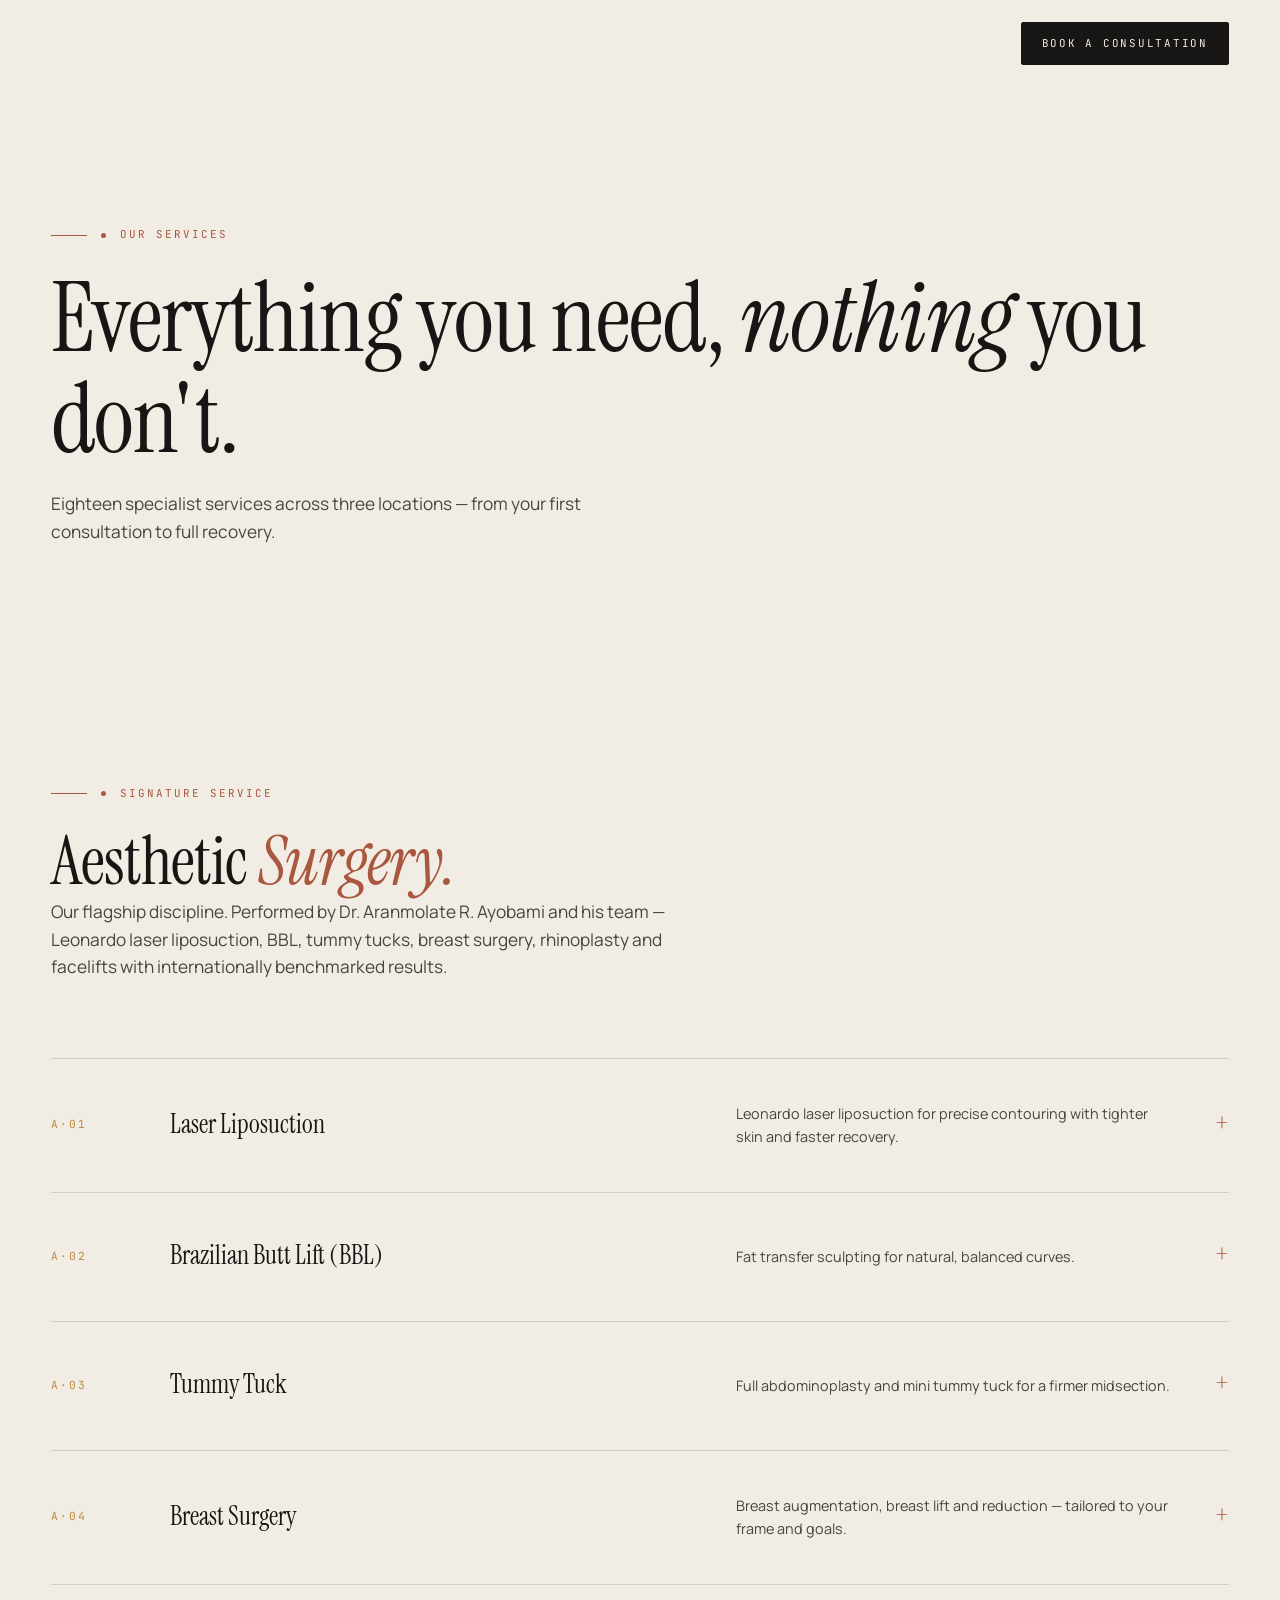
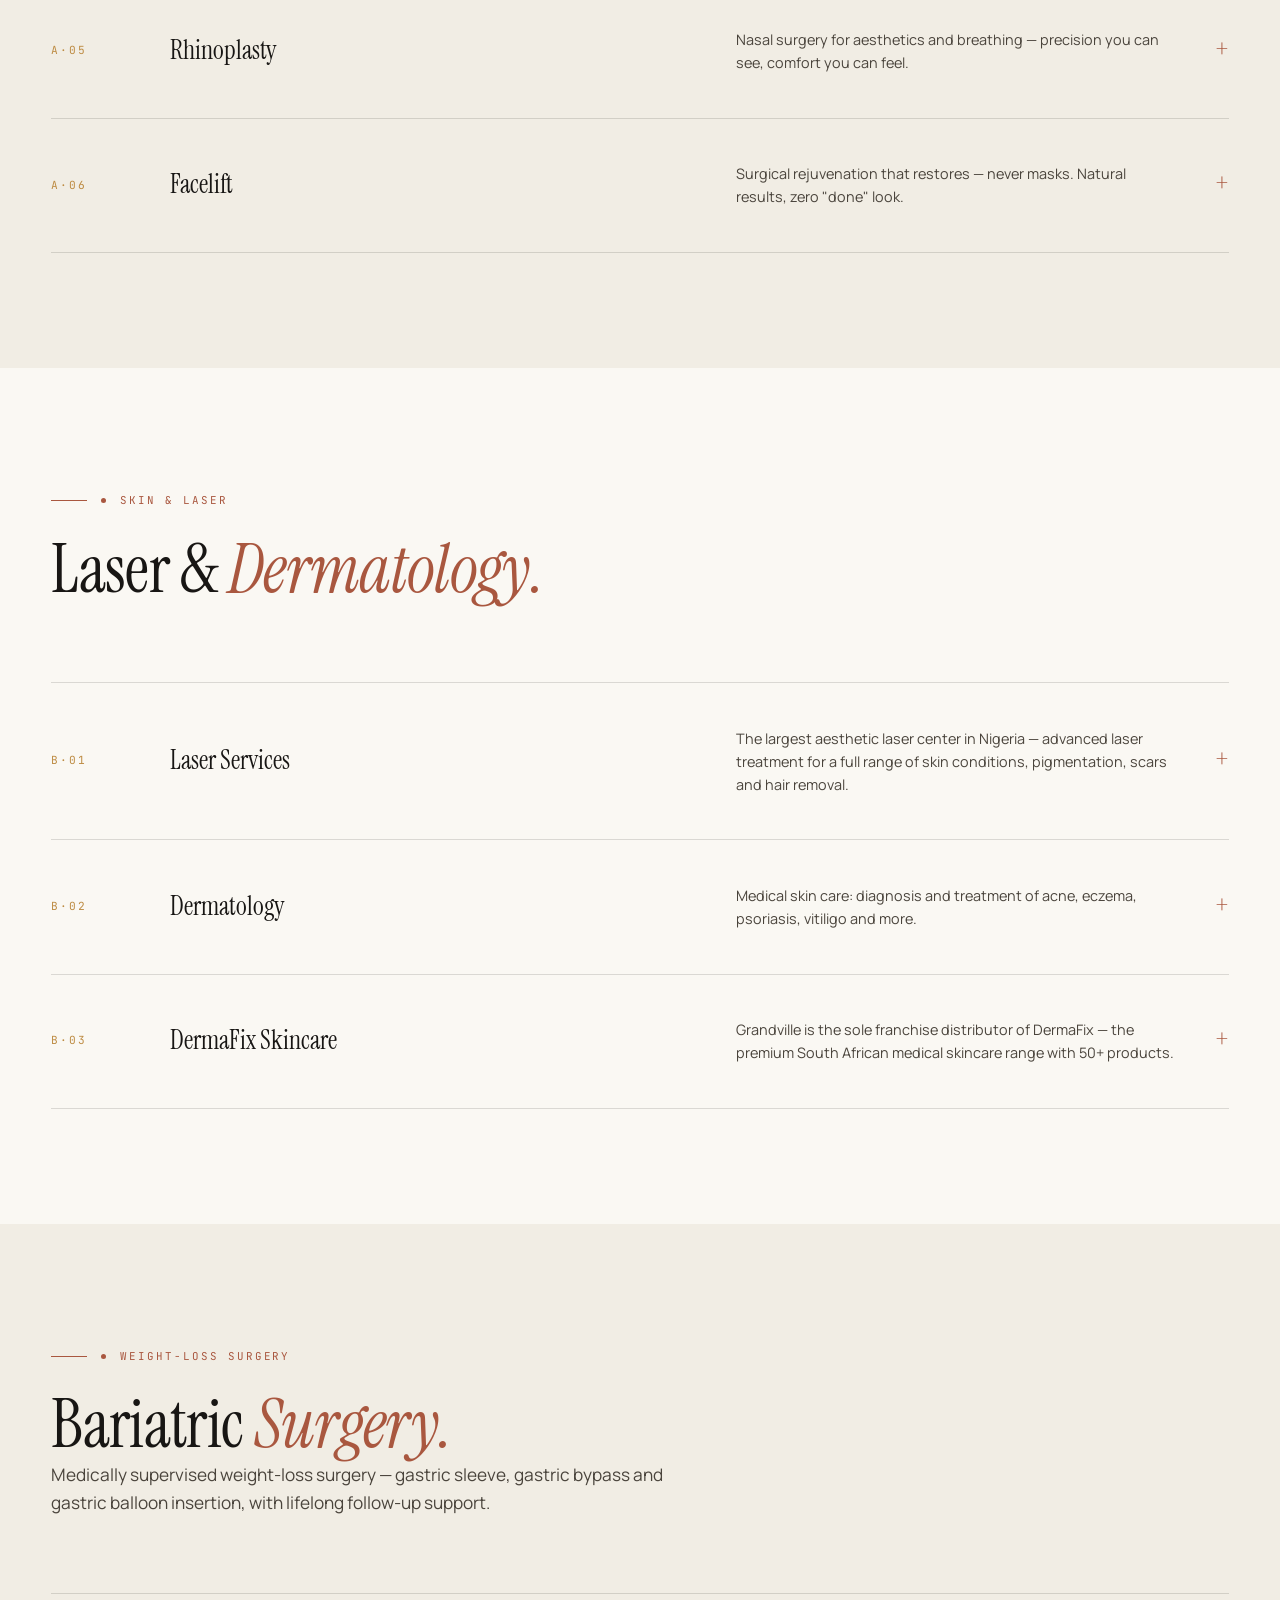
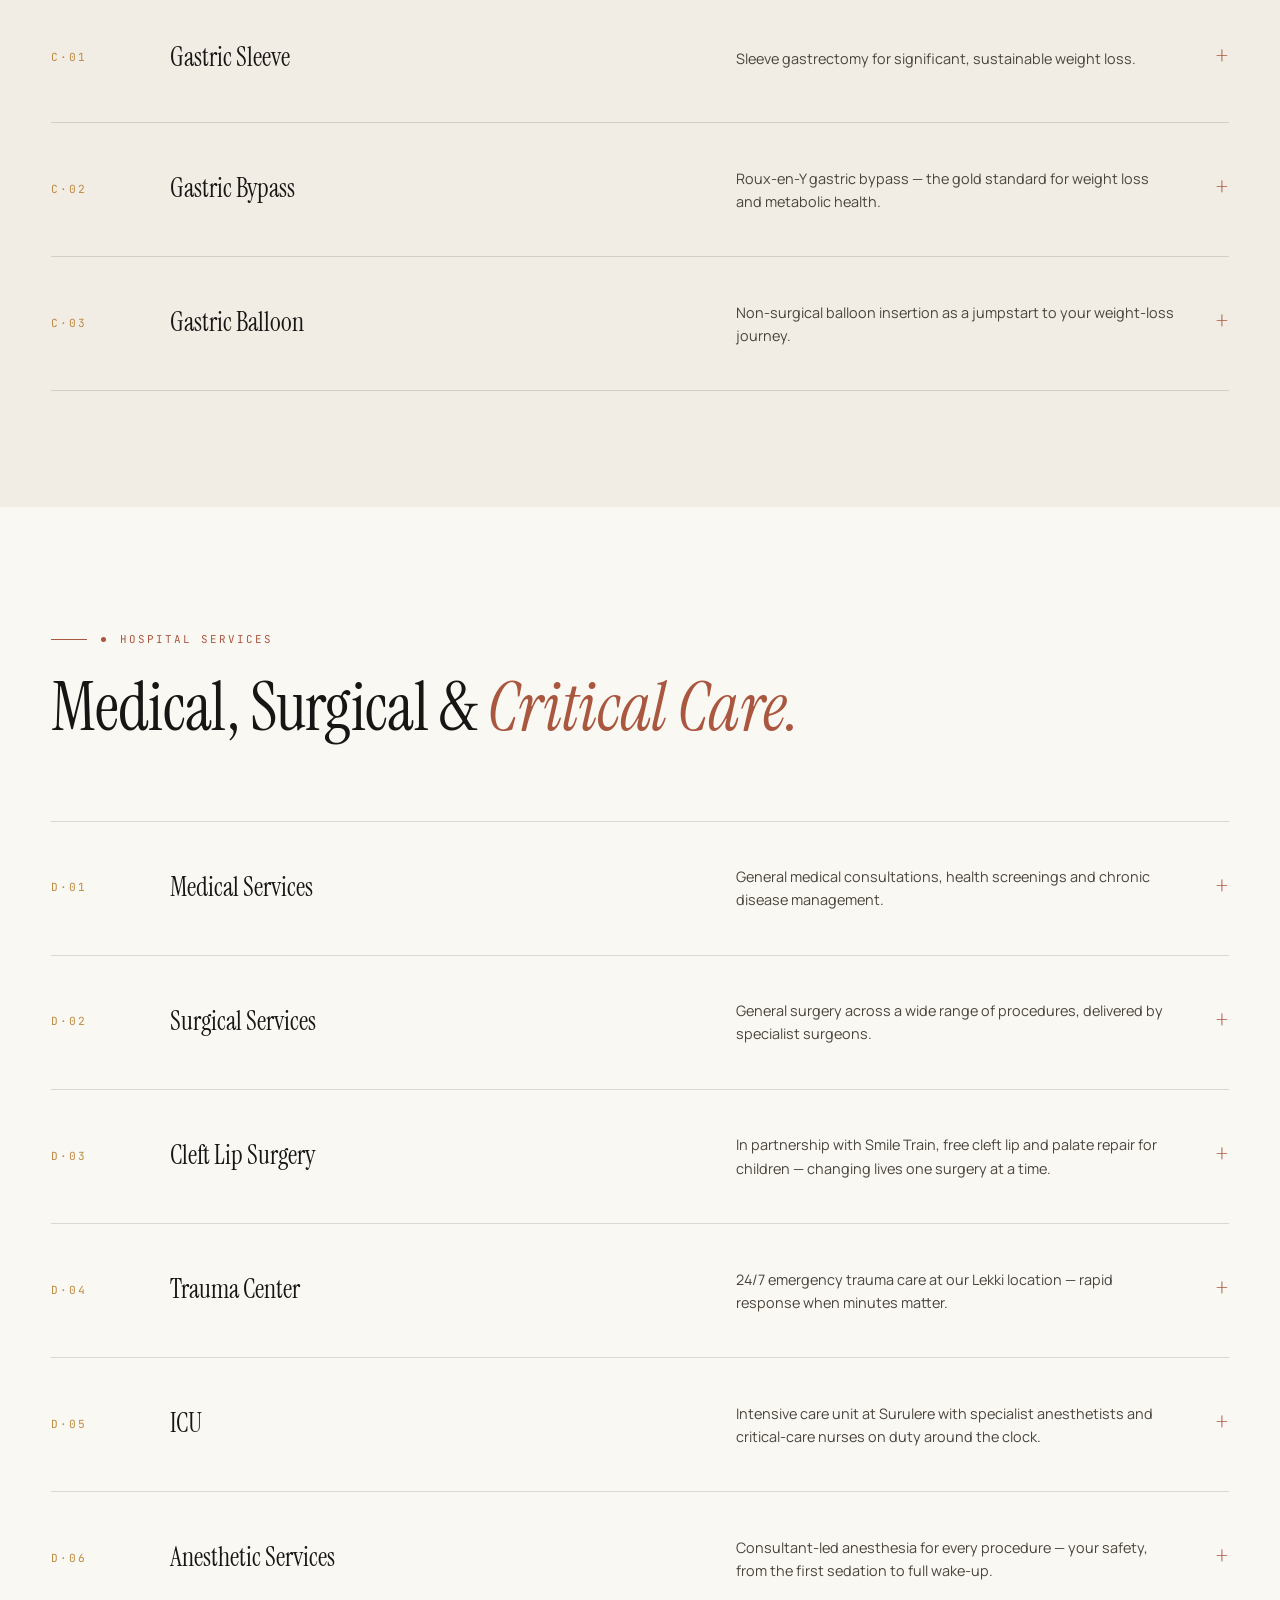
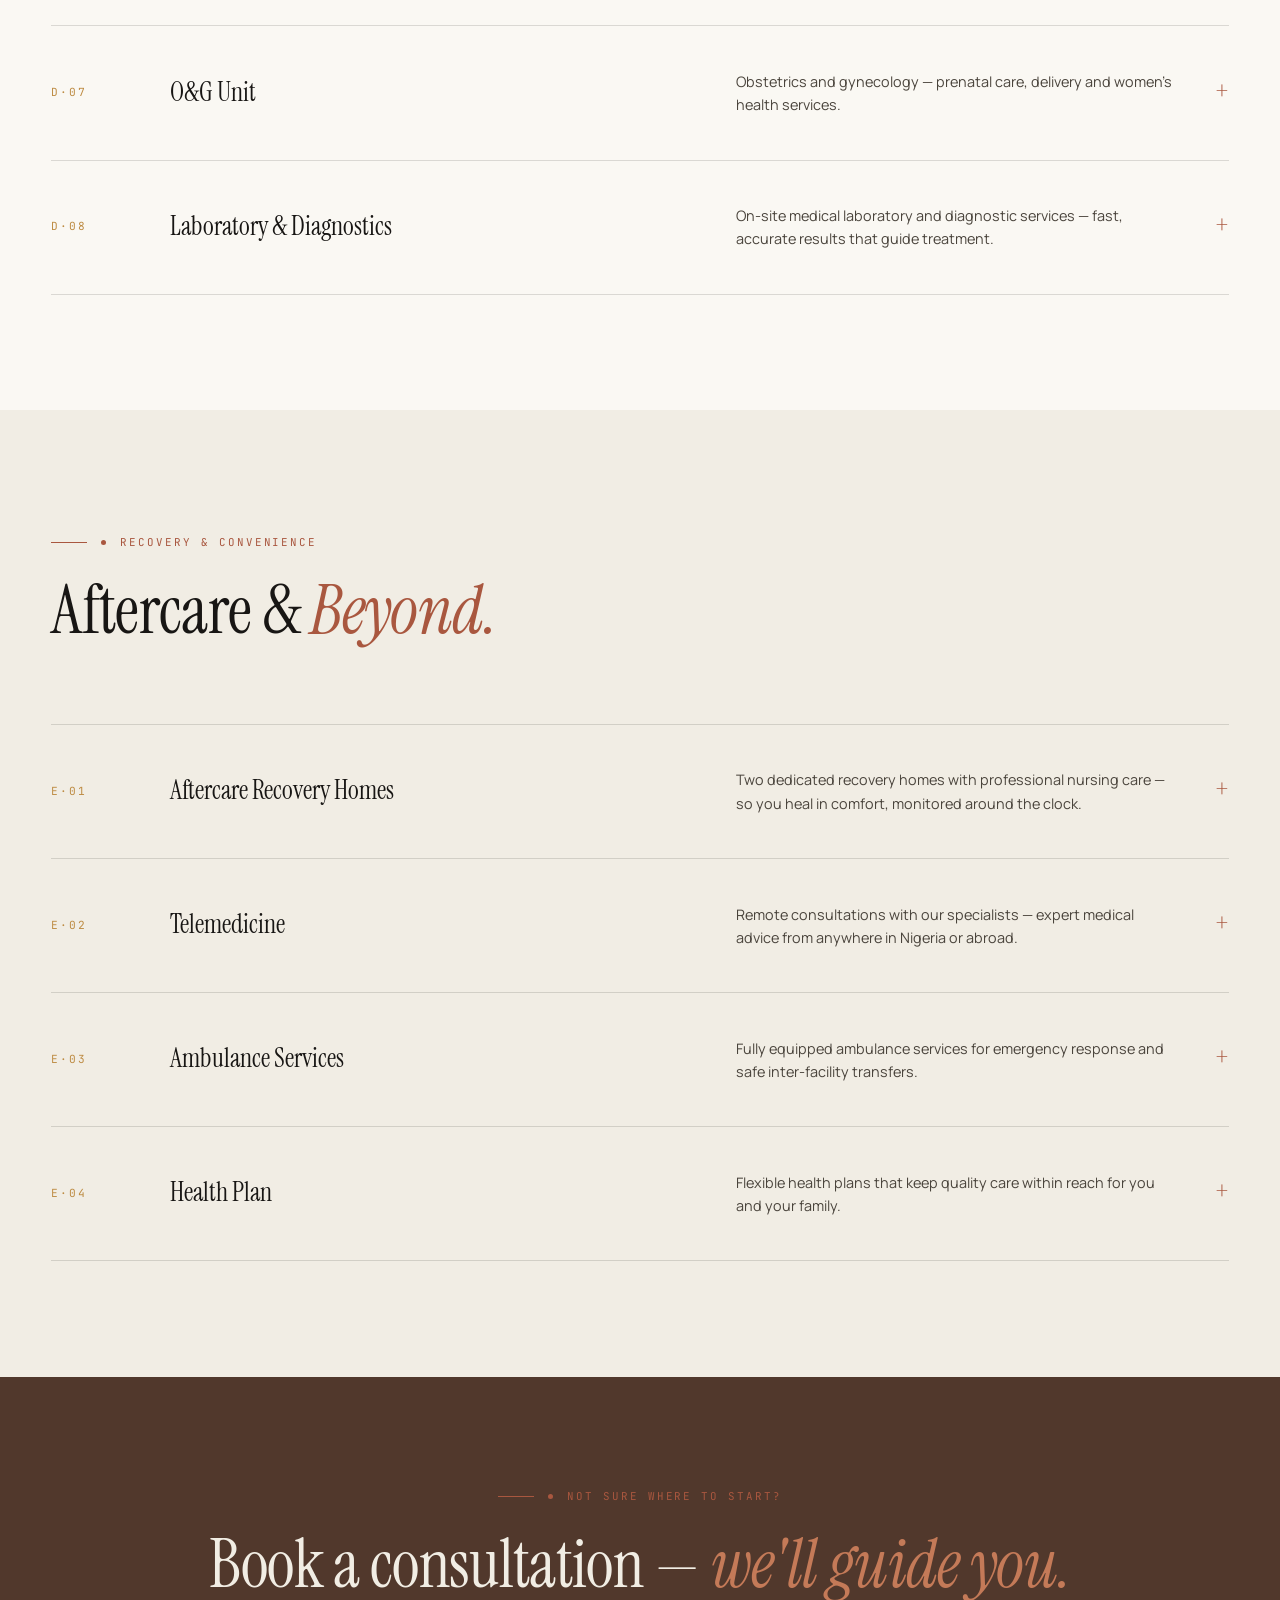
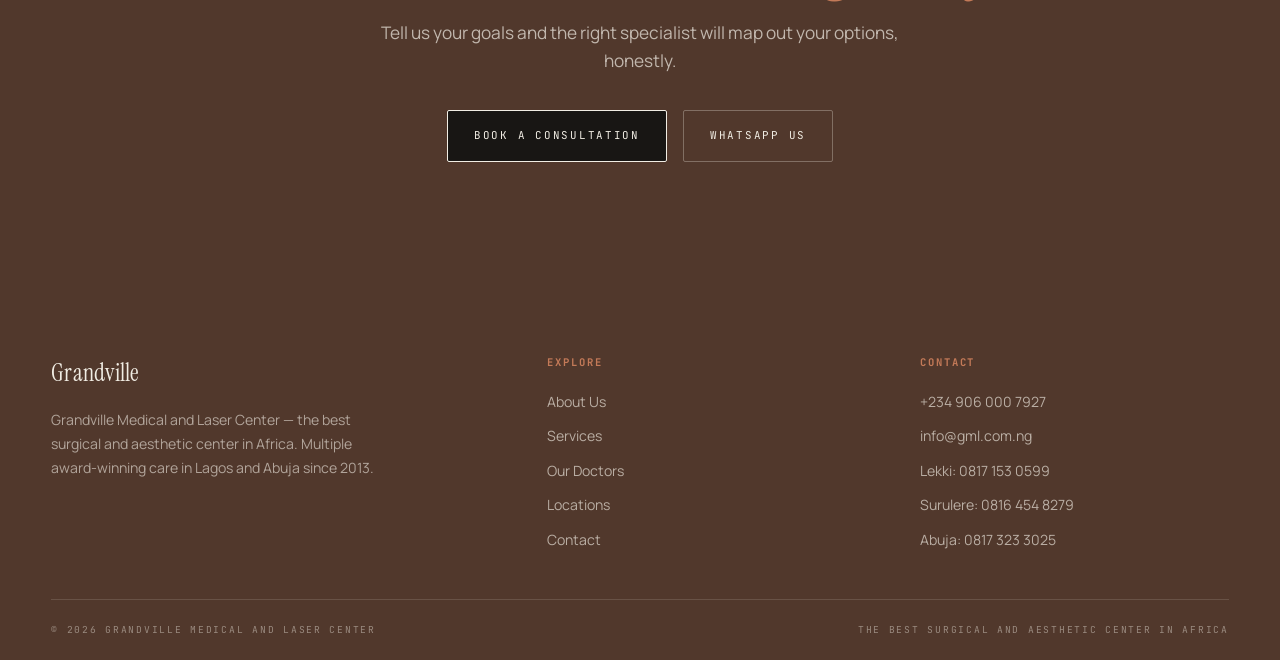
<file: services.html>
<!DOCTYPE html>
<html lang="en">
<head>
<meta charset="UTF-8">
<meta name="viewport" content="width=device-width, initial-scale=1.0">
<title>Services — Grandville Medical and Laser Center</title>
<meta name="description" content="All Grandville services: aesthetic surgery, laser services, bariatric surgery, dermatology, trauma & ICU, telemedicine, aftercare and more.">
<link rel="preconnect" href="https://fonts.googleapis.com">
<link rel="preconnect" href="https://fonts.gstatic.com" crossorigin>
<link href="https://fonts.googleapis.com/css2?family=Instrument+Serif:ital@0;1&family=Manrope:wght@400;500;600;700&family=JetBrains+Mono:wght@400;500&display=swap" rel="stylesheet">
<link rel="stylesheet" href="css/style.css">
<link rel="icon" href="data:image/svg+xml,<svg xmlns='http://www.w3.org/2000/svg' viewBox='0 0 100 100'><rect width='100' height='100' fill='%23181614'/><rect x='38' y='22' width='24' height='56' rx='4' fill='%23A9573F'/><rect x='22' y='38' width='56' height='24' rx='4' fill='%23A9573F'/></svg>">
</head>
<body>

<header class="nav on-dark">
  <div class="wrap nav-inner">
    <a class="brand" href="index.html">Grandville</a>
    <nav class="nav-links" aria-label="Primary">
      <a href="about.html">About</a>
      <a href="services.html">Services</a>
      <a href="doctors.html">Doctors</a>
      <a href="locations.html">Locations</a>
      <a href="contact.html">Contact</a>
    </nav>
    <div class="nav-cta">
      <a class="btn btn-p" href="contact.html">Book a Consultation</a>
      <button class="burger" aria-label="Menu" aria-expanded="false"><span></span><span></span><span></span></button>
    </div>
  </div>
</header>
<div class="mobile-menu">
  <a href="index.html">Home</a>
  <a href="about.html">About</a>
  <a href="services.html">Services</a>
  <a href="doctors.html">Doctors</a>
  <a href="locations.html">Locations</a>
  <a href="contact.html">Contact</a>
  <a class="btn btn-p" href="contact.html">Book a Consultation</a>
</div>

<!-- ============ PAGE HERO ============ -->
<section class="page-hero">
  <div class="wrap">
    <p class="eyebrow"><span class="dot"></span> Our Services</p>
    <h1 class="d1">Everything you need, <span class="it">nothing</span> you don't.</h1>
    <p class="lead">Eighteen specialist services across three locations — from your first consultation to full recovery.</p>
  </div>
</section>

<!-- ============ AESTHETIC SURGERY ============ -->
<section id="aesthetic-surgery">
  <div class="wrap">
    <div class="sec-head reveal">
      <p class="eyebrow"><span class="dot"></span> Signature Service</p>
      <h2 class="d2">Aesthetic <span class="it terra">Surgery.</span></h2>
      <p class="lead">Our flagship discipline. Performed by Dr. Aranmolate R. Ayobami and his team — Leonardo laser liposuction, BBL, tummy tucks, breast surgery, rhinoplasty and facelifts with internationally benchmarked results.</p>
    </div>
    <div class="svc-list">
      <div class="svc-row reveal"><span class="num">A·01</span><h3>Laser Liposuction</h3><p>Leonardo laser liposuction for precise contouring with tighter skin and faster recovery.</p><span class="plus">+</span></div>
      <div class="svc-row reveal"><span class="num">A·02</span><h3>Brazilian Butt Lift (BBL)</h3><p>Fat transfer sculpting for natural, balanced curves.</p><span class="plus">+</span></div>
      <div class="svc-row reveal"><span class="num">A·03</span><h3>Tummy Tuck</h3><p>Full abdominoplasty and mini tummy tuck for a firmer midsection.</p><span class="plus">+</span></div>
      <div class="svc-row reveal"><span class="num">A·04</span><h3>Breast Surgery</h3><p>Breast augmentation, breast lift and reduction — tailored to your frame and goals.</p><span class="plus">+</span></div>
      <div class="svc-row reveal"><span class="num">A·05</span><h3>Rhinoplasty</h3><p>Nasal surgery for aesthetics and breathing — precision you can see, comfort you can feel.</p><span class="plus">+</span></div>
      <div class="svc-row reveal"><span class="num">A·06</span><h3>Facelift</h3><p>Surgical rejuvenation that restores — never masks. Natural results, zero "done" look.</p><span class="plus">+</span></div>
    </div>
  </div>
</section>

<!-- ============ LASER & DERMA ============ -->
<section class="bg-warm" id="laser">
  <div class="wrap">
    <div class="sec-head reveal">
      <p class="eyebrow"><span class="dot"></span> Skin &amp; Laser</p>
      <h2 class="d2">Laser &amp; <span class="it terra">Dermatology.</span></h2>
    </div>
    <div class="svc-list">
      <div class="svc-row reveal"><span class="num">B·01</span><h3>Laser Services</h3><p>The largest aesthetic laser center in Nigeria — advanced laser treatment for a full range of skin conditions, pigmentation, scars and hair removal.</p><span class="plus">+</span></div>
      <div class="svc-row reveal"><span class="num">B·02</span><h3>Dermatology</h3><p>Medical skin care: diagnosis and treatment of acne, eczema, psoriasis, vitiligo and more.</p><span class="plus">+</span></div>
      <div class="svc-row reveal"><span class="num">B·03</span><h3>DermaFix Skincare</h3><p>Grandville is the sole franchise distributor of DermaFix — the premium South African medical skincare range with 50+ products.</p><span class="plus">+</span></div>
    </div>
  </div>
</section>

<!-- ============ BARIATRIC ============ -->
<section id="bariatric">
  <div class="wrap">
    <div class="sec-head reveal">
      <p class="eyebrow"><span class="dot"></span> Weight-Loss Surgery</p>
      <h2 class="d2">Bariatric <span class="it terra">Surgery.</span></h2>
      <p class="lead">Medically supervised weight-loss surgery — gastric sleeve, gastric bypass and gastric balloon insertion, with lifelong follow-up support.</p>
    </div>
    <div class="svc-list">
      <div class="svc-row reveal"><span class="num">C·01</span><h3>Gastric Sleeve</h3><p>Sleeve gastrectomy for significant, sustainable weight loss.</p><span class="plus">+</span></div>
      <div class="svc-row reveal"><span class="num">C·02</span><h3>Gastric Bypass</h3><p>Roux-en-Y gastric bypass — the gold standard for weight loss and metabolic health.</p><span class="plus">+</span></div>
      <div class="svc-row reveal"><span class="num">C·03</span><h3>Gastric Balloon</h3><p>Non-surgical balloon insertion as a jumpstart to your weight-loss journey.</p><span class="plus">+</span></div>
    </div>
  </div>
</section>

<!-- ============ MEDICAL / SURGICAL / CRITICAL CARE ============ -->
<section class="bg-warm">
  <div class="wrap">
    <div class="sec-head reveal">
      <p class="eyebrow"><span class="dot"></span> Hospital Services</p>
      <h2 class="d2">Medical, Surgical &amp; <span class="it terra">Critical Care.</span></h2>
    </div>
    <div class="svc-list">
      <div class="svc-row reveal"><span class="num">D·01</span><h3>Medical Services</h3><p>General medical consultations, health screenings and chronic disease management.</p><span class="plus">+</span></div>
      <div class="svc-row reveal"><span class="num">D·02</span><h3>Surgical Services</h3><p>General surgery across a wide range of procedures, delivered by specialist surgeons.</p><span class="plus">+</span></div>
      <div class="svc-row reveal"><span class="num">D·03</span><h3>Cleft Lip Surgery</h3><p>In partnership with Smile Train, free cleft lip and palate repair for children — changing lives one surgery at a time.</p><span class="plus">+</span></div>
      <div class="svc-row reveal" id="trauma-icu"><span class="num">D·04</span><h3>Trauma Center</h3><p>24/7 emergency trauma care at our Lekki location — rapid response when minutes matter.</p><span class="plus">+</span></div>
      <div class="svc-row reveal"><span class="num">D·05</span><h3>ICU</h3><p>Intensive care unit at Surulere with specialist anesthetists and critical-care nurses on duty around the clock.</p><span class="plus">+</span></div>
      <div class="svc-row reveal"><span class="num">D·06</span><h3>Anesthetic Services</h3><p>Consultant-led anesthesia for every procedure — your safety, from the first sedation to full wake-up.</p><span class="plus">+</span></div>
      <div class="svc-row reveal"><span class="num">D·07</span><h3>O&amp;G Unit</h3><p>Obstetrics and gynecology — prenatal care, delivery and women's health services.</p><span class="plus">+</span></div>
      <div class="svc-row reveal"><span class="num">D·08</span><h3>Laboratory &amp; Diagnostics</h3><p>On-site medical laboratory and diagnostic services — fast, accurate results that guide treatment.</p><span class="plus">+</span></div>
    </div>
  </div>
</section>

<!-- ============ CONVENIENCE & AFTERCARE ============ -->
<section id="aftercare">
  <div class="wrap">
    <div class="sec-head reveal">
      <p class="eyebrow"><span class="dot"></span> Recovery &amp; Convenience</p>
      <h2 class="d2">Aftercare &amp; <span class="it terra">Beyond.</span></h2>
    </div>
    <div class="svc-list">
      <div class="svc-row reveal"><span class="num">E·01</span><h3>Aftercare Recovery Homes</h3><p>Two dedicated recovery homes with professional nursing care — so you heal in comfort, monitored around the clock.</p><span class="plus">+</span></div>
      <div class="svc-row reveal"><span class="num">E·02</span><h3>Telemedicine</h3><p>Remote consultations with our specialists — expert medical advice from anywhere in Nigeria or abroad.</p><span class="plus">+</span></div>
      <div class="svc-row reveal"><span class="num">E·03</span><h3>Ambulance Services</h3><p>Fully equipped ambulance services for emergency response and safe inter-facility transfers.</p><span class="plus">+</span></div>
      <div class="svc-row reveal"><span class="num">E·04</span><h3>Health Plan</h3><p>Flexible health plans that keep quality care within reach for you and your family.</p><span class="plus">+</span></div>
    </div>
  </div>
</section>

<!-- ============ CTA BAND ============ -->
<div class="cta-band">
  <div class="wrap reveal">
    <p class="eyebrow" style="justify-content:center"><span class="dot"></span> Not Sure Where to Start?</p>
    <h2 class="d2">Book a consultation — <span class="it clay">we'll guide you.</span></h2>
    <p class="lead">Tell us your goals and the right specialist will map out your options, honestly.</p>
    <div class="cta-row">
      <a class="btn btn-p on-dark" href="contact.html">Book a Consultation</a>
      <a class="btn btn-g on-dark" href="https://wa.me/2349060007927?text=Hello%20Grandville%20Medical%2C%20I%27d%20like%20to%20book%20a%20consultation." target="_blank" rel="noopener">WhatsApp Us</a>
    </div>
  </div>
</div>

<!-- ============ FOOTER ============ -->
<footer class="footer">
  <div class="wrap">
    <div class="footer-grid">
      <div>
        <span class="brand">Grandville</span>
        <p>Grandville Medical and Laser Center — the best surgical and aesthetic center in Africa. Multiple award-winning care in Lagos and Abuja since 2013.</p>
      </div>
      <div>
        <h5>Explore</h5>
        <div class="footer-links">
          <a href="about.html">About Us</a>
          <a href="services.html">Services</a>
          <a href="doctors.html">Our Doctors</a>
          <a href="locations.html">Locations</a>
          <a href="contact.html">Contact</a>
        </div>
      </div>
      <div>
        <h5>Contact</h5>
        <div class="footer-contact">
          <a href="tel:+2349060007927">+234 906 000 7927</a>
          <a href="mailto:info@gml.com.ng">info@gml.com.ng</a>
          <span>Lekki: 0817 153 0599</span>
          <span>Surulere: 0816 454 8279</span>
          <span>Abuja: 0817 323 3025</span>
        </div>
      </div>
    </div>
    <div class="footer-bottom">
      <span class="mono">© <span class="js-year">2026</span> Grandville Medical and Laser Center</span>
      <span class="mono">The best surgical and aesthetic center in Africa</span>
    </div>
  </div>
</footer>

<script src="js/main.js"></script>
</body>
</html>
</file>
<file: css/style.css>
/* ============================================================
   GRANDVILLE MEDICAL AND LASER CENTER — FJMK DESIGN SYSTEM
   ============================================================ */
:root{
  --paper:#F1EDE4; --warm:#FAF8F3; --ink:#181614; --ink-soft:#4A443C;
  --muted:#8A8175; --terra:#A9573F; --clay:#C47A58; --walnut:#51382C;
  --brass:#BD8B42; --rule:rgba(24,22,20,.14); --rule-soft:rgba(24,22,20,.08);
  --disp:'Instrument Serif',Georgia,serif;
  --body:'Manrope',-apple-system,BlinkMacSystemFont,sans-serif;
  --mono:'JetBrains Mono',ui-monospace,monospace;
  --ease:cubic-bezier(.16,1,.3,1);
  --gut:clamp(20px,4vw,64px);
}

*,*::before,*::after{box-sizing:border-box;margin:0;padding:0}
html{scroll-behavior:smooth}
body{
  font-family:var(--body); background:var(--paper); color:var(--ink);
  line-height:1.6; font-size:16px; -webkit-font-smoothing:antialiased;
  overflow-x:hidden;
}
img{max-width:100%;display:block}
a{color:inherit;text-decoration:none}
ul{list-style:none}

/* ---------- TYPOGRAPHY ---------- */
.d1{font-family:var(--disp);font-weight:400;font-size:clamp(2.9rem,7.6vw,7.4rem);line-height:1.04;letter-spacing:-.01em}
.d2{font-family:var(--disp);font-weight:400;font-size:clamp(2.1rem,5.2vw,4.6rem);line-height:1.08;letter-spacing:-.01em}
.d3{font-family:var(--disp);font-weight:400;font-size:clamp(1.5rem,2.6vw,2.3rem);line-height:1.15}
.lead{font-size:clamp(1rem,1.35vw,1.18rem);color:var(--ink-soft);max-width:56ch}
.small{font-size:.9rem;color:var(--muted)}
.mono{font-family:var(--mono);font-size:.68rem;letter-spacing:.18em;text-transform:uppercase}
.it{font-style:italic}
.terra{color:var(--terra)}
.clay{color:var(--clay)}
.brass{color:var(--brass)}

/* ---------- LAYOUT ---------- */
.wrap{max-width:1560px;margin:0 auto;padding-left:var(--gut);padding-right:var(--gut)}
section{padding:clamp(72px,9vw,150px) 0}
.sec-head{margin-bottom:clamp(40px,6vw,80px)}
.eyebrow{
  display:inline-flex;align-items:center;gap:14px;
  font-family:var(--mono);font-size:.68rem;letter-spacing:.18em;
  text-transform:uppercase;color:var(--terra);margin-bottom:24px;
}
.eyebrow::before{content:"";width:36px;height:1px;background:var(--terra)}
.eyebrow .dot{width:5px;height:5px;border-radius:50%;background:var(--terra)}
.bg-warm{background:var(--warm)}
.bg-ink{background:var(--ink);color:var(--paper)}
.bg-ink .lead{color:rgba(241,237,228,.75)}
.bg-ink .eyebrow{color:var(--clay)}
.bg-ink .eyebrow::before{background:var(--clay)}

/* ---------- BUTTONS ---------- */
.btn{
  display:inline-flex;align-items:center;gap:10px;
  font-family:var(--mono);font-size:.68rem;letter-spacing:.16em;
  text-transform:uppercase;padding:16px 26px;border-radius:2px;
  border:1px solid var(--ink);cursor:pointer;background:none;color:var(--ink);
  transition:background .3s,color .3s,transform .3s,border-color .3s;
}
.btn-p{background:var(--ink);color:var(--paper)}
.btn-p:hover{background:var(--terra);border-color:var(--terra);transform:translateY(-2px)}
.btn-g{border-color:var(--rule);color:var(--ink)}
.btn-g:hover{border-color:var(--ink)}
.btn-p.on-dark{border-color:var(--paper);color:var(--paper)}
.btn-p.on-dark:hover{background:var(--terra);border-color:var(--terra);color:var(--paper)}
.btn-g.on-dark{border-color:rgba(241,237,228,.3);color:var(--paper)}
.btn-g.on-dark:hover{border-color:var(--paper)}

/* ---------- NAV ---------- */
.nav{
  position:fixed;top:0;left:0;right:0;z-index:100;
  transition:background .35s,box-shadow .35s,padding .35s;
  padding:22px 0;
}
.nav.scrolled{background:var(--warm);box-shadow:0 1px 0 var(--rule);padding:14px 0}
.nav-inner{display:flex;align-items:center;justify-content:space-between}
.brand{font-family:var(--disp);font-size:1.35rem;letter-spacing:.01em;color:var(--ink)}
.nav.on-dark:not(.scrolled) .brand{color:var(--paper)}
.nav-links{display:flex;align-items:center;gap:34px}
.nav-links a{
  font-family:var(--mono);font-size:.66rem;letter-spacing:.16em;
  text-transform:uppercase;color:var(--ink-soft);position:relative;padding:4px 0;
  transition:color .3s;
}
.nav.on-dark:not(.scrolled) .nav-links a{color:rgba(241,237,228,.75)}
.nav-links a::after{
  content:"";position:absolute;left:0;bottom:0;height:1px;width:0;
  background:var(--terra);transition:width .3s var(--ease);
}
.nav-links a:hover{color:var(--terra)}
.nav-links a:hover::after{width:100%}
.nav-cta{display:flex;align-items:center;gap:14px}
.nav .btn{padding:12px 20px}
.burger{
  display:none;background:none;border:none;cursor:pointer;
  width:40px;height:40px;position:relative;z-index:110;
}
.burger span{
  display:block;width:24px;height:2px;background:var(--ink);margin:5px auto;
  transition:transform .3s,opacity .3s;
}
.nav.on-dark:not(.scrolled) .burger span{background:var(--paper)}
.burger.open span:nth-child(1){transform:translateY(7px) rotate(45deg)}
.burger.open span:nth-child(2){opacity:0}
.burger.open span:nth-child(3){transform:translateY(-7px) rotate(-45deg)}

.mobile-menu{
  position:fixed;inset:0;background:var(--warm);z-index:105;
  display:flex;flex-direction:column;justify-content:center;
  padding:0 var(--gut);transform:translateY(-100%);transition:transform .45s var(--ease);
}
.mobile-menu.open{transform:translateY(0)}
.mobile-menu a{
  font-family:var(--disp);font-size:clamp(2rem,6vw,3rem);
  padding:14px 0;border-bottom:1px solid var(--rule-soft);color:var(--ink);
}
.mobile-menu a:hover{color:var(--terra)}
.mobile-menu .btn{margin-top:28px;align-self:flex-start}

/* ---------- HERO ---------- */
.hero{padding-top:clamp(140px,16vw,210px)}
.hero-grid{display:grid;grid-template-columns:1.06fr .94fr;gap:clamp(40px,6vw,90px);align-items:center}
.hero h1{margin-bottom:28px}
.hero h1 .it{font-style:italic;color:var(--terra)}
.hero-meta{
  display:grid;grid-template-columns:repeat(3,1fr);gap:24px;
  margin-top:48px;padding-top:32px;border-top:1px solid var(--rule);
}
.stat-num{font-family:var(--disp);font-size:clamp(1.6rem,2.6vw,2.3rem);color:var(--ink)}
.stat-label{font-family:var(--mono);font-size:.64rem;letter-spacing:.16em;text-transform:uppercase;color:var(--muted);margin-top:6px}
.hero-cta{display:flex;gap:16px;margin-top:40px;flex-wrap:wrap}
.hero-fig{position:relative}
.hero-fig img{width:100%;height:auto;aspect-ratio:4/5;object-fit:cover}
.hero-fig::after{
  content:"";position:absolute;inset:0;
  border:1px solid var(--terra);transform:translate(18px,18px);
  pointer-events:none;
}
.fig-badge{
  position:absolute;bottom:-24px;left:-24px;background:var(--terra);
  color:var(--paper);padding:22px 26px;max-width:240px;
}
.fig-badge .mono{color:var(--paper);display:block;margin-bottom:6px}
.fig-badge p{font-size:.85rem;line-height:1.45;color:rgba(241,237,228,.85)}

/* ---------- TICKER ---------- */
.ticker{
  overflow:hidden;padding:20px 0;border-top:1px solid var(--rule);
  border-bottom:1px solid var(--rule);background:var(--warm);
}
.ticker-track{
  display:flex;gap:0;width:max-content;
  animation:ticker 46s linear infinite;
}
.ticker:hover .ticker-track{animation-play-state:paused}
.ticker-item{
  font-family:var(--mono);font-size:.7rem;letter-spacing:.18em;
  text-transform:uppercase;color:var(--ink-soft);white-space:nowrap;
  display:flex;align-items:center;gap:32px;padding-right:32px;
}
.ticker-item::after{content:"●";color:var(--terra);font-size:.5rem}
@keyframes ticker{from{transform:translateX(0)}to{transform:translateX(-50%)}}

/* ---------- SERVICES GRID ---------- */
.svc-grid{display:grid;grid-template-columns:repeat(3,1fr);gap:1px;background:var(--rule)}
.svc-card{
  background:var(--ink);color:var(--paper);padding:clamp(32px,3.4vw,52px);
  display:flex;flex-direction:column;gap:18px;position:relative;
  transition:transform .4s var(--ease),background .3s;
}
.svc-card:hover{transform:translateY(-6px) rotate(-.4deg);background:#211E1A}
.svc-num{
  font-family:var(--mono);font-size:.68rem;letter-spacing:.18em;
  color:var(--brass);display:flex;justify-content:space-between;align-items:center;
}
.svc-num .plus{
  font-family:var(--disp);font-size:1.5rem;color:var(--clay);
  transition:transform .4s var(--ease);line-height:1;
}
.svc-card:hover .plus{transform:rotate(90deg)}
.svc-card h3{font-family:var(--disp);font-weight:400;font-size:clamp(1.3rem,1.9vw,1.7rem);line-height:1.2}
.svc-card p{font-size:.92rem;color:rgba(241,237,228,.65);line-height:1.6;flex:1}
.svc-card .svc-link{
  font-family:var(--mono);font-size:.64rem;letter-spacing:.16em;
  text-transform:uppercase;color:var(--clay);display:inline-flex;gap:8px;align-items:center;
}
.svc-card .svc-link:hover{color:var(--terra)}

/* ---------- SPLIT / ABOUT PREVIEW ---------- */
.split{display:grid;grid-template-columns:1fr 1fr;gap:clamp(40px,6vw,100px);align-items:center}
.split img{width:100%;aspect-ratio:4/3;object-fit:cover}
.split h2{margin-bottom:24px}
.split .lead{margin-bottom:20px}
.tick-list{margin:28px 0;display:flex;flex-direction:column;gap:12px}
.tick-list li{
  display:flex;gap:14px;align-items:flex-start;
  font-size:.95rem;color:var(--ink-soft);
}
.tick-list svg{flex-shrink:0;margin-top:4px}

/* ---------- DOCTOR CARDS ---------- */
.doc-grid{display:grid;grid-template-columns:repeat(3,1fr);gap:clamp(24px,3vw,44px)}
.doc-card{background:var(--warm);border:1px solid var(--rule-soft);overflow:hidden;transition:transform .4s var(--ease),box-shadow .4s}
.doc-card:hover{transform:translateY(-8px);box-shadow:0 24px 48px -24px rgba(24,22,20,.25)}
.doc-card img{width:100%;aspect-ratio:1/1.05;object-fit:cover}
.doc-body{padding:26px 28px 30px}
.doc-role{font-family:var(--mono);font-size:.62rem;letter-spacing:.16em;text-transform:uppercase;color:var(--terra);margin:8px 0 4px;display:block}
.doc-creds{font-size:.82rem;color:var(--muted);margin-top:14px}

/* ---------- LOCATIONS ---------- */
.loc-grid{display:grid;grid-template-columns:repeat(3,1fr);gap:clamp(24px,3vw,40px)}
.loc-card{
  border:1px solid var(--rule);background:var(--warm);
  padding:clamp(30px,3vw,44px);display:flex;flex-direction:column;gap:16px;
  transition:transform .4s var(--ease),border-color .3s;
}
.loc-card:hover{transform:translateY(-6px);border-color:var(--terra)}
.loc-tag{
  font-family:var(--mono);font-size:.62rem;letter-spacing:.18em;
  text-transform:uppercase;color:var(--brass);
}
.loc-card h3{font-family:var(--disp);font-weight:400;font-size:1.6rem}
.loc-card address{font-style:normal;font-size:.92rem;color:var(--ink-soft);line-height:1.7}
.loc-card .loc-phone{font-family:var(--mono);font-size:.78rem;color:var(--terra)}
.loc-map{
  display:inline-flex;margin-top:auto;align-items:center;gap:8px;
  font-family:var(--mono);font-size:.64rem;letter-spacing:.16em;
  text-transform:uppercase;color:var(--ink);
}
.loc-map:hover{color:var(--terra)}

/* ---------- BLOG ---------- */
.blog-grid{display:grid;grid-template-columns:repeat(3,1fr);gap:clamp(24px,3vw,40px)}
.blog-card{background:var(--warm);border:1px solid var(--rule-soft);overflow:hidden;transition:transform .4s var(--ease),box-shadow .4s;display:flex;flex-direction:column}
.blog-card:hover{transform:translateY(-8px);box-shadow:0 24px 48px -24px rgba(24,22,20,.22)}
.blog-card img{width:100%;aspect-ratio:16/9;object-fit:cover}
.blog-body{padding:26px 28px 30px;display:flex;flex-direction:column;gap:12px;flex:1}
.blog-meta{font-family:var(--mono);font-size:.62rem;letter-spacing:.16em;text-transform:uppercase;color:var(--muted)}
.blog-body h3{font-family:var(--disp);font-weight:400;font-size:1.45rem;line-height:1.25}
.blog-body p{font-size:.9rem;color:var(--ink-soft);flex:1}
.blog-link{
  font-family:var(--mono);font-size:.64rem;letter-spacing:.16em;
  text-transform:uppercase;color:var(--terra);display:inline-flex;gap:8px;align-items:center;
}
.blog-link:hover{color:var(--ink)}

/* ---------- FEATURES STRIP ---------- */
.feat-strip{display:grid;grid-template-columns:repeat(4,1fr);gap:1px;background:var(--rule)}
.feat{background:var(--warm);padding:clamp(28px,3vw,44px)}
.feat .mono{color:var(--terra);display:block;margin-bottom:12px}
.feat h4{font-family:var(--disp);font-weight:400;font-size:1.25rem;margin-bottom:8px}
.feat p{font-size:.86rem;color:var(--ink-soft)}

/* ---------- CONTACT ---------- */
.contact-grid{display:grid;grid-template-columns:1fr 1.1fr;gap:clamp(40px,6vw,90px)}
.contact-info{display:flex;flex-direction:column;gap:28px}
.contact-item{display:flex;gap:18px;align-items:flex-start}
.contact-item svg{flex-shrink:0;margin-top:2px}
.contact-item h4{font-family:var(--mono);font-size:.66rem;letter-spacing:.16em;text-transform:uppercase;color:var(--paper);margin-bottom:6px}
.contact-item p,.contact-item a{font-size:.95rem;color:rgba(241,237,228,.75)}
.contact-item a:hover{color:var(--clay)}
.whatsapp-btn{
  display:inline-flex;align-items:center;gap:12px;background:#25D366;color:#0B141A;
  font-family:var(--mono);font-size:.68rem;letter-spacing:.14em;text-transform:uppercase;
  padding:16px 26px;border-radius:2px;transition:background .3s,transform .3s;
}
.whatsapp-btn:hover{background:#1EBE5B;transform:translateY(-2px)}

/* ---------- FORM ---------- */
.form-submit{display:grid;grid-template-columns:1fr 1fr;gap:18px}
.form-submit .full{grid-column:1/-1}
.field label{
  display:block;font-family:var(--mono);font-size:.62rem;
  letter-spacing:.16em;text-transform:uppercase;color:rgba(241,237,228,.6);margin-bottom:8px;
}
.field input,.field select,.field textarea{
  width:100%;background:rgba(241,237,228,.06);border:1px solid rgba(241,237,228,.2);
  color:var(--paper);padding:14px 16px;font-family:var(--body);font-size:.95rem;
  border-radius:2px;transition:border-color .3s;
}
.field input:focus,.field select:focus,.field textarea:focus{outline:none;border-color:var(--clay)}
.field select option{background:var(--ink);color:var(--paper)}
.form-submit .btn{justify-content:center;margin-top:6px}
.form-note{grid-column:1/-1;font-size:.8rem;color:rgba(241,237,228,.45)}

/* ---------- CTA BAND ---------- */
.cta-band{
  background:var(--walnut);color:var(--paper);
  padding:clamp(60px,8vw,120px) 0;text-align:center;
}
.cta-band h2{margin-bottom:18px}
.cta-band .lead{color:rgba(241,237,228,.7);margin:0 auto 36px;max-width:52ch}
.cta-row{display:flex;gap:16px;justify-content:center;flex-wrap:wrap}

/* ---------- FOOTER ---------- */
.footer{background:var(--walnut);color:var(--paper);padding:clamp(56px,7vw,96px) 0 0}
.footer-grid{
  display:grid;grid-template-columns:1.4fr 1fr 1fr;gap:clamp(32px,5vw,80px);
  padding-bottom:48px;
}
.footer .brand{color:var(--paper);font-size:1.5rem;display:block;margin-bottom:16px}
.footer p{font-size:.88rem;color:rgba(241,237,228,.6);max-width:38ch;line-height:1.7}
.footer h5{font-family:var(--mono);font-size:.66rem;letter-spacing:.18em;text-transform:uppercase;color:var(--clay);margin-bottom:20px}
.footer-links{display:flex;flex-direction:column;gap:12px}
.footer-links a{font-size:.88rem;color:rgba(241,237,228,.65);transition:color .3s}
.footer-links a:hover{color:var(--paper)}
.footer-contact{display:flex;flex-direction:column;gap:12px;font-size:.88rem;color:rgba(241,237,228,.65)}
.footer-contact a:hover{color:var(--paper)}
.footer-bottom{
  border-top:1px solid rgba(241,237,228,.14);padding:22px 0;
  display:flex;justify-content:space-between;align-items:center;flex-wrap:wrap;gap:10px;
}
.footer-bottom .mono{color:rgba(241,237,228,.45);font-size:.6rem}

/* ---------- PAGE HERO (subpages) ---------- */
.page-hero{padding-top:clamp(150px,17vw,220px)}
.page-hero h1{margin-bottom:20px}

/* ---------- VALUES ---------- */
.val-grid{display:grid;grid-template-columns:repeat(3,1fr);gap:clamp(24px,3vw,40px)}
.val-card{border-top:2px solid var(--terra);padding-top:28px}
.val-card .mono{color:var(--brass);display:block;margin-bottom:12px}
.val-card h3{font-family:var(--disp);font-weight:400;font-size:1.5rem;margin-bottom:12px}
.val-card p{font-size:.92rem;color:var(--ink-soft)}

/* ---------- TIMELINE ---------- */
.timeline{border-left:1px solid var(--rule);padding-left:clamp(24px,3vw,48px);display:flex;flex-direction:column;gap:clamp(36px,4vw,56px)}
.tl-item{position:relative}
.tl-item::before{
  content:"";position:absolute;left:calc(-1 * clamp(24px,3vw,48px) - 5px);top:8px;
  width:9px;height:9px;border-radius:50%;background:var(--terra);
}
.tl-year{font-family:var(--mono);font-size:.68rem;letter-spacing:.18em;text-transform:uppercase;color:var(--terra);margin-bottom:8px;display:block}
.tl-item h3{font-family:var(--disp);font-weight:400;font-size:1.4rem;margin-bottom:8px}
.tl-item p{font-size:.92rem;color:var(--ink-soft)}

/* ---------- DOCTOR PROFILE (doctors.html) ---------- */
.profile-grid{display:grid;grid-template-columns:repeat(2,1fr);gap:clamp(24px,3vw,40px)}
.profile-card{
  display:grid;grid-template-columns:220px 1fr;background:var(--warm);
  border:1px solid var(--rule-soft);overflow:hidden;
  transition:transform .4s var(--ease),box-shadow .4s;
}
.profile-card:hover{transform:translateY(-6px);box-shadow:0 20px 44px -20px rgba(24,22,20,.22)}
.profile-card img{width:100%;height:100%;object-fit:cover;aspect-ratio:1/1.1}
.profile-body{padding:clamp(24px,2.6vw,36px)}
.profile-body h3{font-family:var(--disp);font-weight:400;font-size:1.5rem}
.profile-role{font-family:var(--mono);font-size:.64rem;letter-spacing:.16em;text-transform:uppercase;color:var(--terra);margin:6px 0 12px;display:block}
.profile-body p{font-size:.9rem;color:var(--ink-soft);margin-bottom:14px}
.profile-creds{font-size:.82rem;color:var(--muted);border-top:1px solid var(--rule-soft);padding-top:14px}

/* ---------- SERVICES PAGE ---------- */
.svc-list{display:flex;flex-direction:column}
.svc-row{
  display:grid;grid-template-columns:80px 1.2fr 1fr auto;gap:clamp(20px,3vw,48px);
  padding:clamp(28px,3.4vw,44px) 0;border-top:1px solid var(--rule);
  align-items:center;transition:background .3s,padding-left .3s var(--ease);
}
.svc-row:hover{background:var(--warm);padding-left:16px}
.svc-row:last-child{border-bottom:1px solid var(--rule)}
.svc-row .num{font-family:var(--mono);font-size:.7rem;letter-spacing:.18em;color:var(--brass)}
.svc-row h3{font-family:var(--disp);font-weight:400;font-size:clamp(1.3rem,2vw,1.8rem)}
.svc-row p{font-size:.9rem;color:var(--ink-soft)}
.svc-row .plus{font-family:var(--disp);font-size:1.6rem;color:var(--terra);transition:transform .35s var(--ease)}
.svc-row:hover .plus{transform:rotate(90deg)}

/* ---------- REVEAL ANIMATION ---------- */
.reveal{opacity:0;transform:translateY(28px);transition:opacity .8s var(--ease),transform .8s var(--ease)}
.reveal.in{opacity:1;transform:translateY(0)}

/* ---------- RESPONSIVE ---------- */
@media(max-width:1120px){
  .svc-grid,.doc-grid,.blog-grid,.loc-grid,.val-grid,.feat-strip{grid-template-columns:repeat(2,1fr)}
  .footer-grid{grid-template-columns:1fr 1fr}
  .profile-grid{grid-template-columns:1fr}
  .svc-row{grid-template-columns:60px 1fr auto;grid-template-rows:auto auto}
  .svc-row p{grid-column:2}
}
@media(max-width:768px){
  .nav-links,.nav-cta .btn{display:none}
  .burger{display:block}
  .hero-grid,.split,.contact-grid{grid-template-columns:1fr}
  .hero-fig{margin-top:20px}
  .svc-grid,.doc-grid,.blog-grid,.loc-grid,.val-grid,.feat-strip{grid-template-columns:1fr}
  .footer-grid{grid-template-columns:1fr}
  .hero-meta{grid-template-columns:1fr 1fr}
  .form-submit{grid-template-columns:1fr}
  .svc-row{grid-template-columns:50px 1fr auto}
  .profile-card{grid-template-columns:160px 1fr}
  .fig-badge{position:static;margin-top:16px;max-width:none}
  .profile-card img{aspect-ratio:1/1}
}
@media(prefers-reduced-motion:reduce){
  .ticker-track{animation:none}
  .reveal{opacity:1;transform:none;transition:none}
  *{transition-duration:.01ms!important;animation-duration:.01ms!important}
}
</file>
